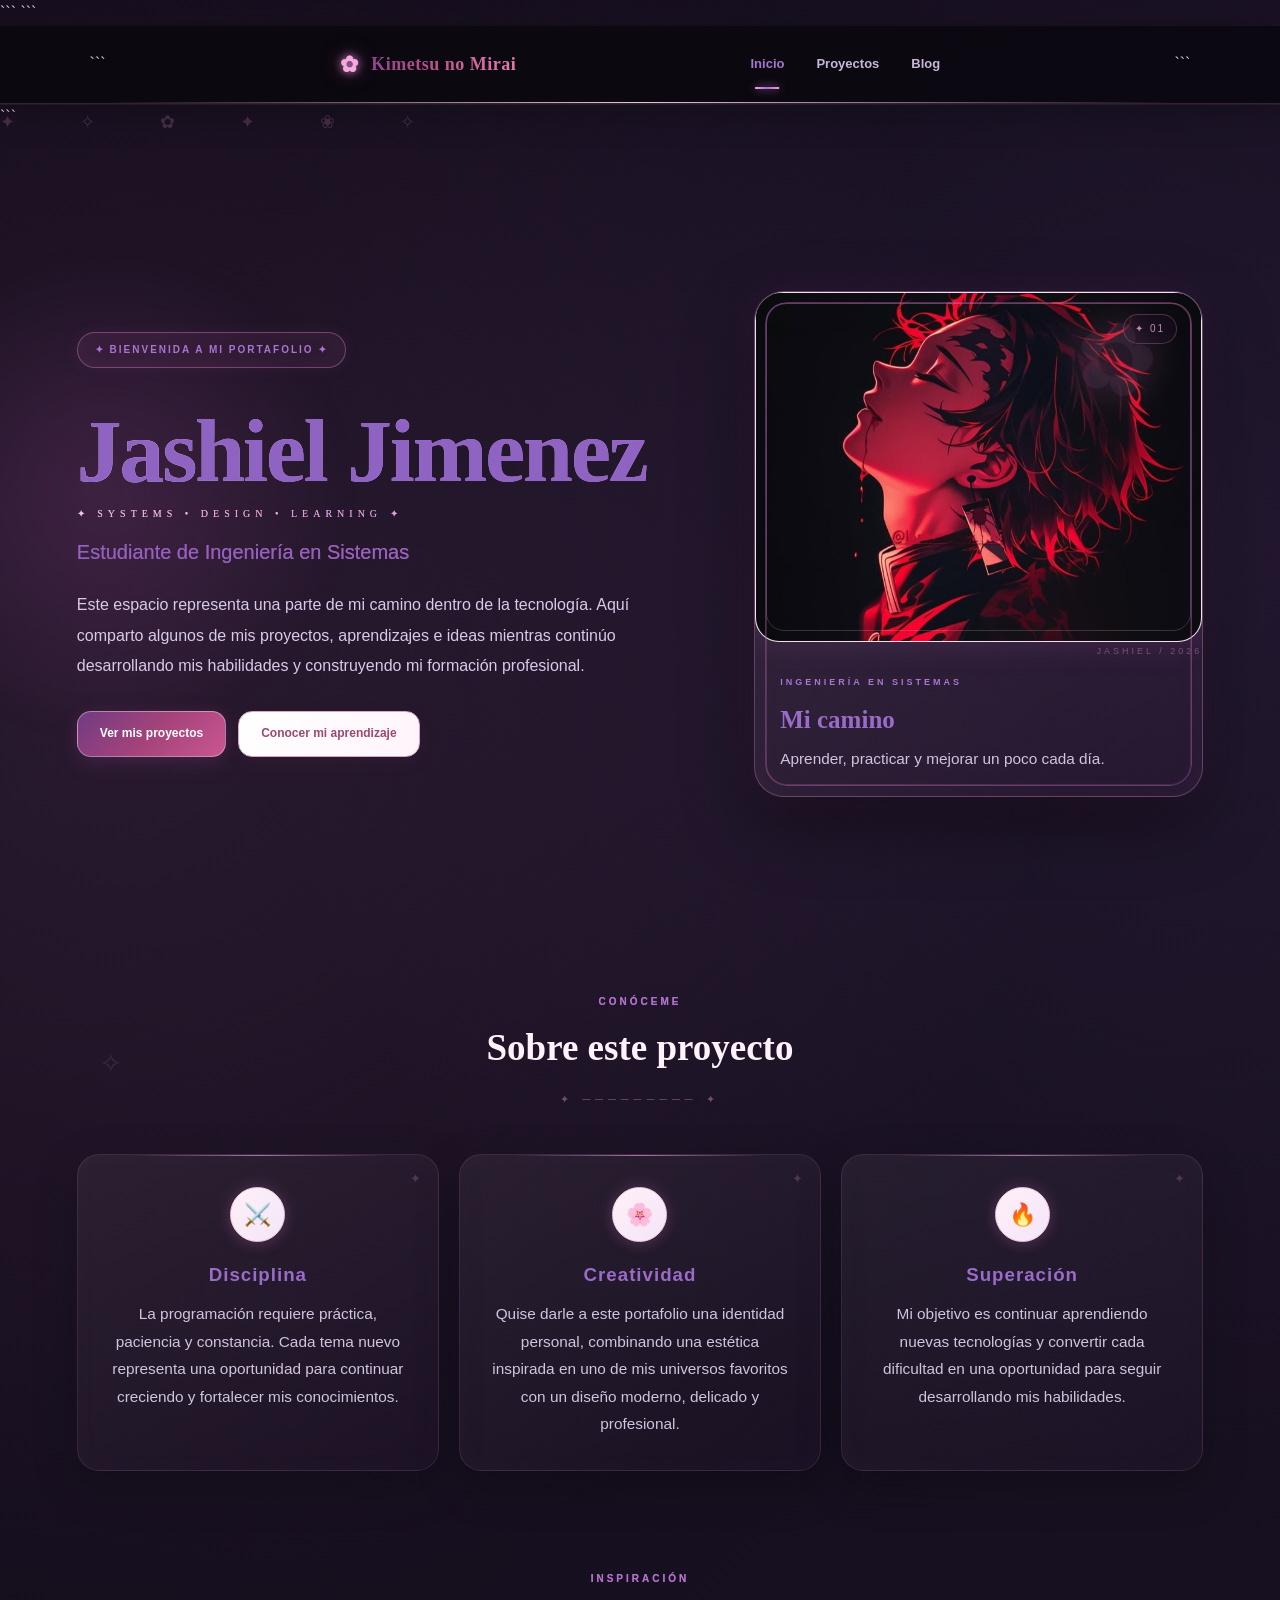
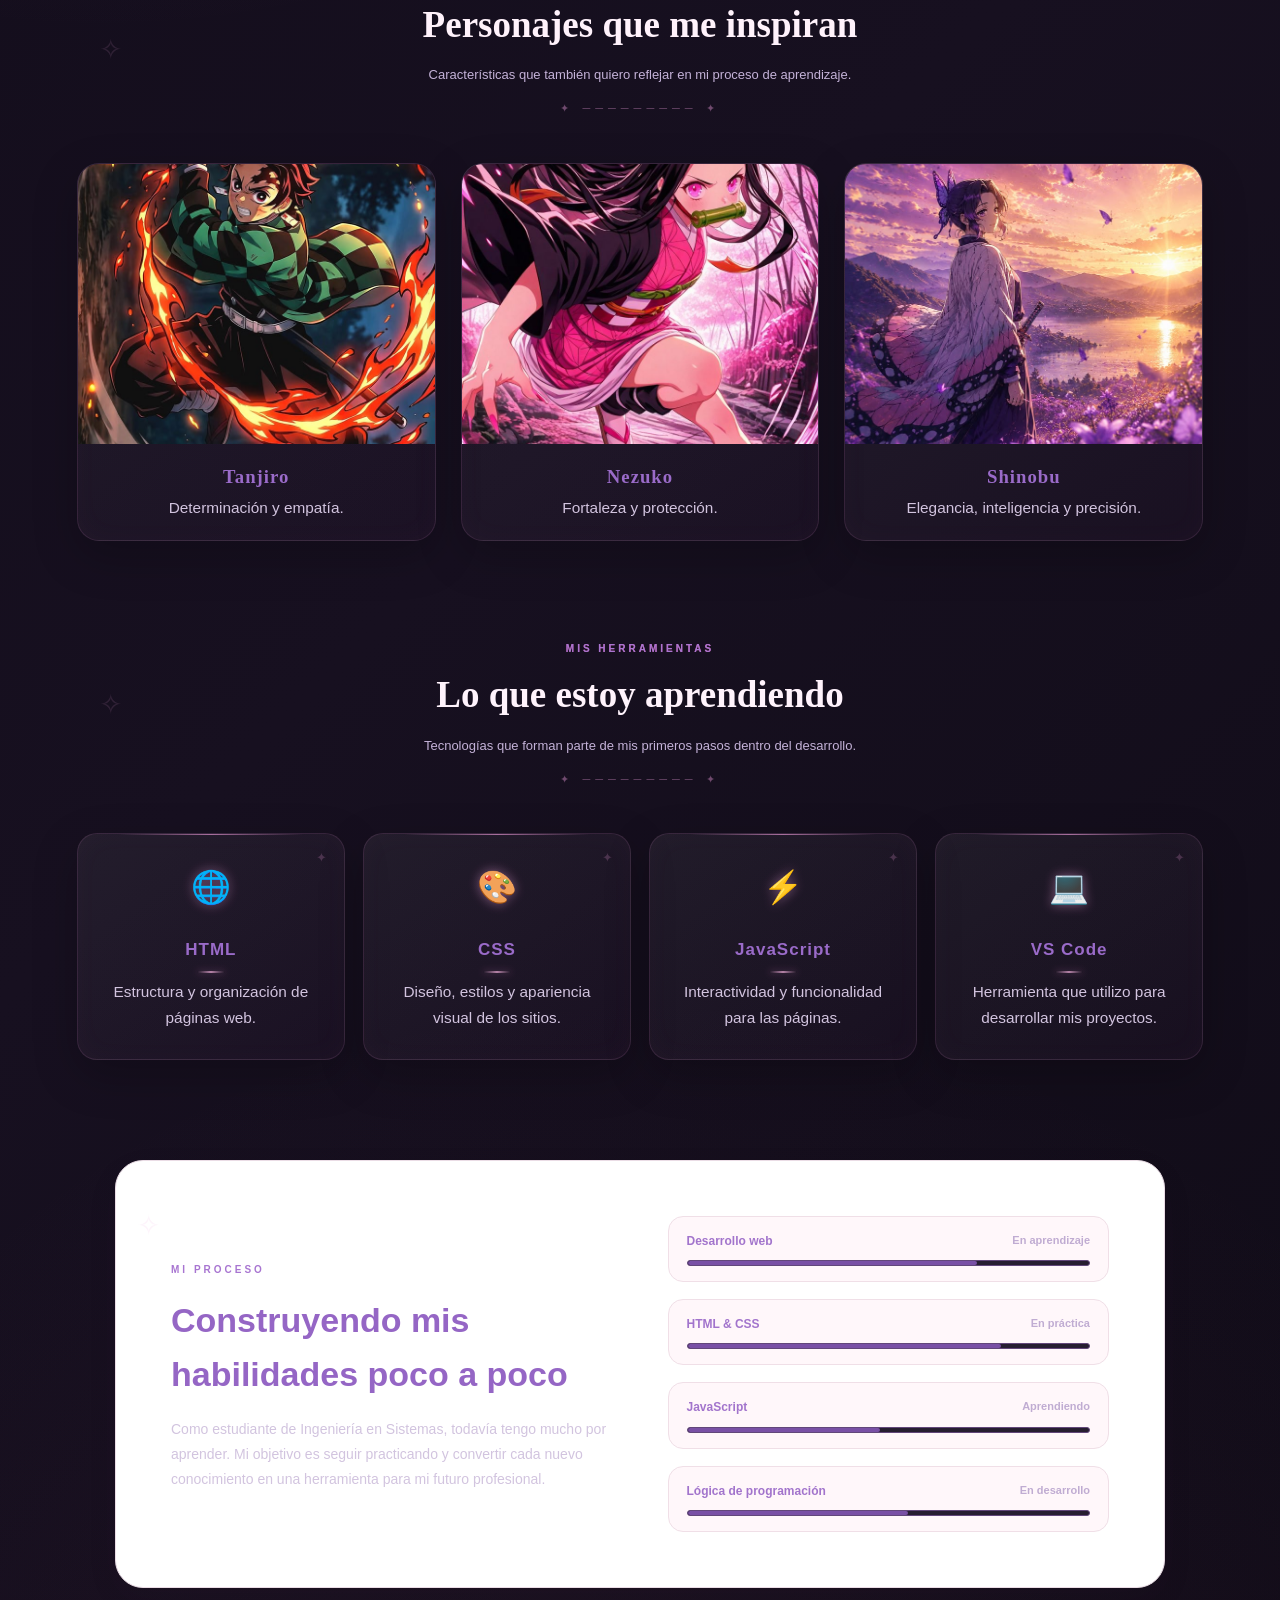
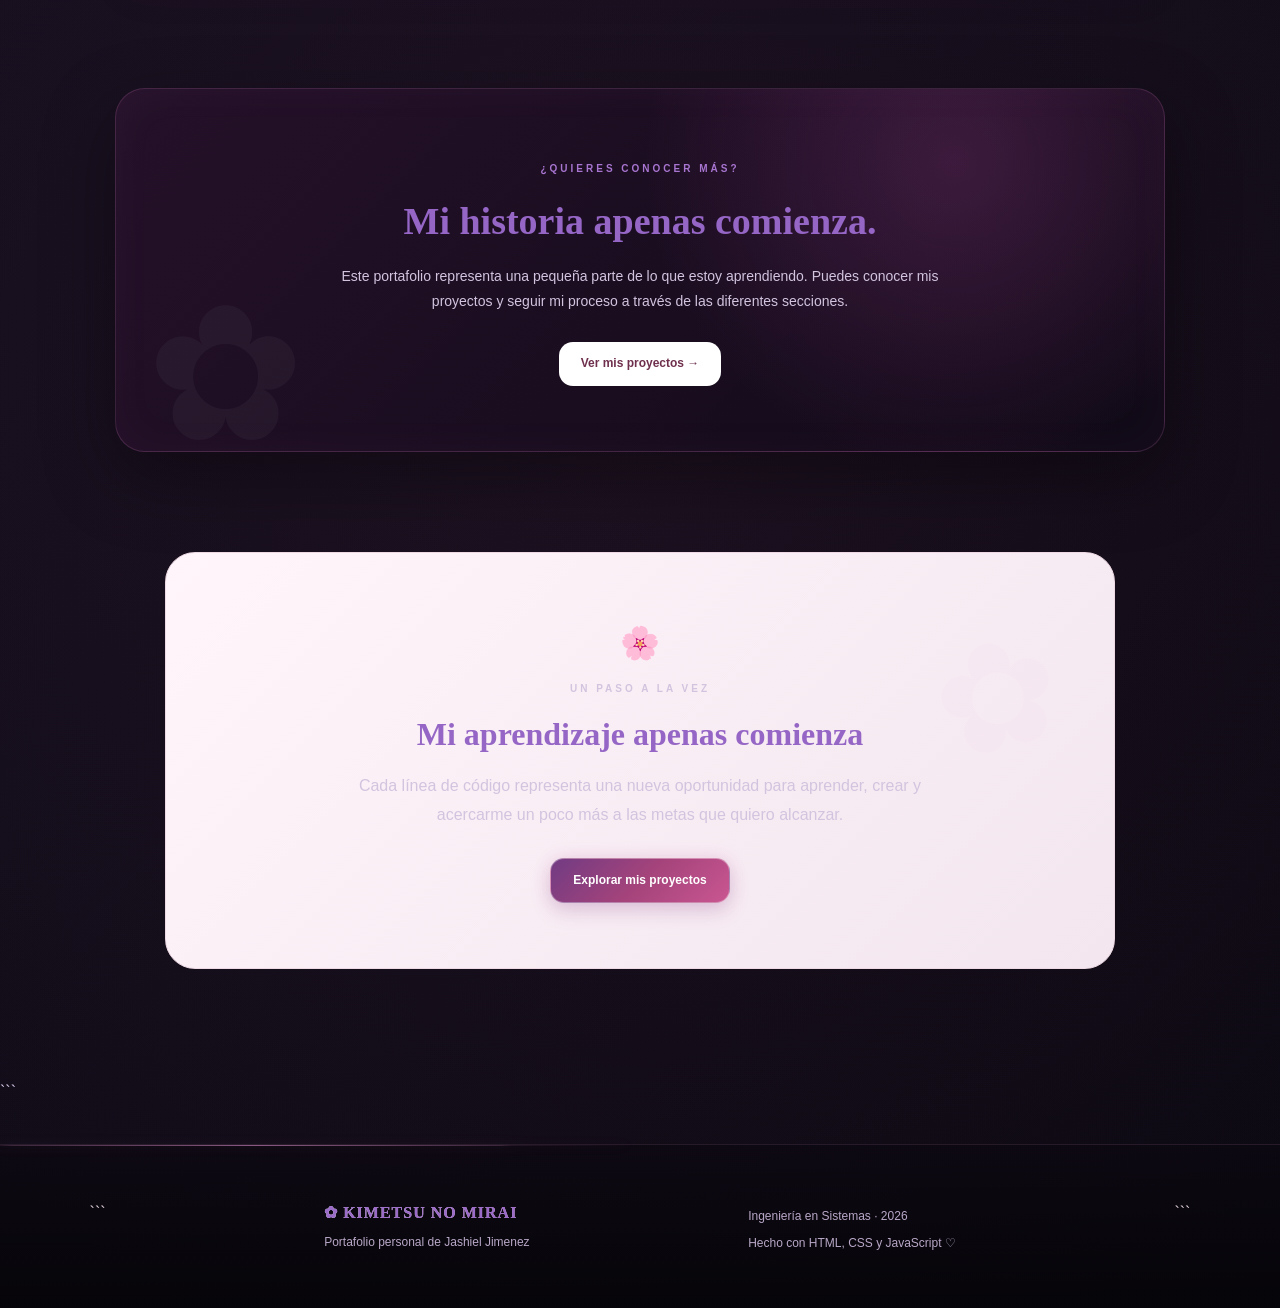
<file: index.html>
<!DOCTYPE html>

<html lang="es">

<head>

```
<meta charset="UTF-8">
<meta name="viewport" content="width=device-width, initial-scale=1.0">

<title>Kimetsu no Mirai | Portafolio</title>

<link rel="stylesheet" href="css/style.css">
```

</head>

<body>

<header class="encabezado">

```
<a href="index.html" class="logo">

    <span>✿</span>

    Kimetsu no Mirai

</a>


<nav class="menu">

    <a href="index.html" class="activo">
        Inicio
    </a>

    <a href="proyectos.html">
        Proyectos
    </a>

    <a href="blog.html">
        Blog
    </a>

</nav>
```

</header>

<main>

```
<!-- ==========================================
     HERO
=========================================== -->

<section class="hero">


    <div class="hero-text">


        <p class="etiqueta">

            ✦ BIENVENIDA A MI PORTAFOLIO ✦

        </p>


        <h1>

            Jashiel Jimenez

        </h1>


        <h2>

            Estudiante de Ingeniería en Sistemas

        </h2>


        <p class="descripcion">

            Este espacio representa una parte de mi camino
            dentro de la tecnología. Aquí comparto algunos
            de mis proyectos, aprendizajes e ideas mientras
            continúo desarrollando mis habilidades y construyendo
            mi formación profesional.

        </p>


        <div class="botones">


            <a
                href="proyectos.html"
                class="boton boton-principal"
            >

                Ver mis proyectos

            </a>


            <a
                href="blog.html"
                class="boton boton-secundario"
            >

                Conocer mi aprendizaje

            </a>


        </div>


    </div>



    <div class="hero-card">


        <div class="imagen-personaje">

            <img
                src="img/perfil.jpg"
                alt="Fotografía de Jashiel Jimenez"
            >

        </div>


        <div class="card-content">


            <span class="rango">

                INGENIERÍA EN SISTEMAS

            </span>


            <h3>

                Mi camino

            </h3>


            <p>

                Aprender, practicar y mejorar
                un poco cada día.

            </p>


        </div>


    </div>


</section>



<!-- ==========================================
     SOBRE ESTE PROYECTO
=========================================== -->

<section class="sobre-mi">


    <div class="titulo-seccion">

        <p>
            CONÓCEME
        </p>

        <h2>
            Sobre este proyecto
        </h2>

    </div>



    <div class="contenido-sobre-mi">


        <article class="tarjeta">


            <div class="tarjeta-icono">
                ⚔️
            </div>


            <h3>
                Disciplina
            </h3>


            <p>

                La programación requiere práctica,
                paciencia y constancia. Cada tema nuevo
                representa una oportunidad para continuar
                creciendo y fortalecer mis conocimientos.

            </p>


        </article>



        <article class="tarjeta">


            <div class="tarjeta-icono">
                🌸
            </div>


            <h3>
                Creatividad
            </h3>


            <p>

                Quise darle a este portafolio una identidad
                personal, combinando una estética inspirada
                en uno de mis universos favoritos con un
                diseño moderno, delicado y profesional.

            </p>


        </article>



        <article class="tarjeta">


            <div class="tarjeta-icono">
                🔥
            </div>


            <h3>
                Superación
            </h3>


            <p>

                Mi objetivo es continuar aprendiendo nuevas
                tecnologías y convertir cada dificultad en
                una oportunidad para seguir desarrollando
                mis habilidades.

            </p>


        </article>


    </div>


</section>



<!-- ==========================================
     INSPIRACIÓN
=========================================== -->

<section class="personajes">


    <div class="titulo-seccion">


        <p>
            INSPIRACIÓN
        </p>


        <h2>
            Personajes que me inspiran
        </h2>


        <span class="subtitulo-seccion">

            Características que también quiero reflejar
            en mi proceso de aprendizaje.

        </span>


    </div>



    <div class="personajes-grid">


        <div class="personaje-card">


            <div class="personaje-imagen">

                <img
                    src="img/tanjiro.jpg"
                    alt="Tanjiro Kamado"
                >

            </div>


            <h3>
                Tanjiro
            </h3>


            <p>
                Determinación y empatía.
            </p>


        </div>



        <div class="personaje-card">


            <div class="personaje-imagen">

                <img
                    src="img/nezuko.jpg"
                    alt="Nezuko Kamado"
                >

            </div>


            <h3>
                Nezuko
            </h3>


            <p>
                Fortaleza y protección.
            </p>


        </div>



        <div class="personaje-card">


            <div class="personaje-imagen">

                <img
                    src="img/shinobu.jpg"
                    alt="Shinobu Kocho"
                >

            </div>


            <h3>
                Shinobu
            </h3>


            <p>
                Elegancia, inteligencia y precisión.
            </p>


        </div>


    </div>


</section>



<!-- ==========================================
     TECNOLOGÍAS
=========================================== -->

<section class="tecnologias">


    <div class="titulo-seccion">


        <p>
            MIS HERRAMIENTAS
        </p>


        <h2>
            Lo que estoy aprendiendo
        </h2>


        <span class="subtitulo-seccion">

            Tecnologías que forman parte de mis primeros
            pasos dentro del desarrollo.

        </span>


    </div>



    <div class="tecnologias-grid">


        <div class="tecnologia">

            <span>🌐</span>

            <h3>
                HTML
            </h3>

            <p>
                Estructura y organización
                de páginas web.
            </p>

        </div>



        <div class="tecnologia">

            <span>🎨</span>

            <h3>
                CSS
            </h3>

            <p>
                Diseño, estilos y apariencia
                visual de los sitios.
            </p>

        </div>



        <div class="tecnologia">

            <span>⚡</span>

            <h3>
                JavaScript
            </h3>

            <p>
                Interactividad y funcionalidad
                para las páginas.
            </p>

        </div>



        <div class="tecnologia">

            <span>💻</span>

            <h3>
                VS Code
            </h3>

            <p>
                Herramienta que utilizo para
                desarrollar mis proyectos.
            </p>

        </div>


    </div>


</section>



<!-- ==========================================
     MI PROCESO
=========================================== -->

<section class="perfil-extra">


    <div class="perfil-extra-texto">


        <span>
            MI PROCESO
        </span>


        <h2>
            Construyendo mis habilidades poco a poco
        </h2>


        <p>

            Como estudiante de Ingeniería en Sistemas,
            todavía tengo mucho por aprender. Mi objetivo
            es seguir practicando y convertir cada nuevo
            conocimiento en una herramienta para mi futuro
            profesional.

        </p>


    </div>



    <div class="habilidades">


        <div class="habilidad">

            <div class="habilidad-cabecera">

                <strong>
                    Desarrollo web
                </strong>

                <span>
                    En aprendizaje
                </span>

            </div>


            <div class="barra-habilidad">

                <span style="width: 72%;"></span>

            </div>

        </div>



        <div class="habilidad">

            <div class="habilidad-cabecera">

                <strong>
                    HTML & CSS
                </strong>

                <span>
                    En práctica
                </span>

            </div>


            <div class="barra-habilidad">

                <span style="width: 78%;"></span>

            </div>

        </div>



        <div class="habilidad">

            <div class="habilidad-cabecera">

                <strong>
                    JavaScript
                </strong>

                <span>
                    Aprendiendo
                </span>

            </div>


            <div class="barra-habilidad">

                <span style="width: 48%;"></span>

            </div>

        </div>



        <div class="habilidad">

            <div class="habilidad-cabecera">

                <strong>
                    Lógica de programación
                </strong>

                <span>
                    En desarrollo
                </span>

            </div>


            <div class="barra-habilidad">

                <span style="width: 55%;"></span>

            </div>

        </div>


    </div>


</section>



<!-- ==========================================
     CONTACTO
=========================================== -->

<section class="contacto">


    <span>
        ¿QUIERES CONOCER MÁS?
    </span>


    <h2>
        Mi historia apenas comienza.
    </h2>


    <p>

        Este portafolio representa una pequeña parte
        de lo que estoy aprendiendo. Puedes conocer
        mis proyectos y seguir mi proceso a través
        de las diferentes secciones.

    </p>


    <a
        href="proyectos.html"
        class="boton"
    >

        Ver mis proyectos →

    </a>


</section>



<!-- ==========================================
     CIERRE
=========================================== -->

<section class="inicio-cierre">


    <div>


        <span>
            🌸
        </span>


        <p class="cierre-etiqueta">
            UN PASO A LA VEZ
        </p>


        <h2>
            Mi aprendizaje apenas comienza
        </h2>


        <p>

            Cada línea de código representa una nueva
            oportunidad para aprender, crear y acercarme
            un poco más a las metas que quiero alcanzar.

        </p>


        <a
            href="proyectos.html"
            class="boton boton-principal"
        >

            Explorar mis proyectos

        </a>


    </div>


</section>
```

</main>

<!-- ==========================================
     FOOTER
=========================================== -->

<footer class="footer">

```
<div>

    <strong>
        ✿ KIMETSU NO MIRAI
    </strong>

    <p>
        Portafolio personal de Jashiel Jimenez
    </p>

</div>


<div>

    <p>
        Ingeniería en Sistemas · 2026
    </p>

    <p>
        Hecho con HTML, CSS y JavaScript ♡
    </p>

</div>
```

</footer>

<script src="js/script.js"></script>

</body>

</html>
</file>
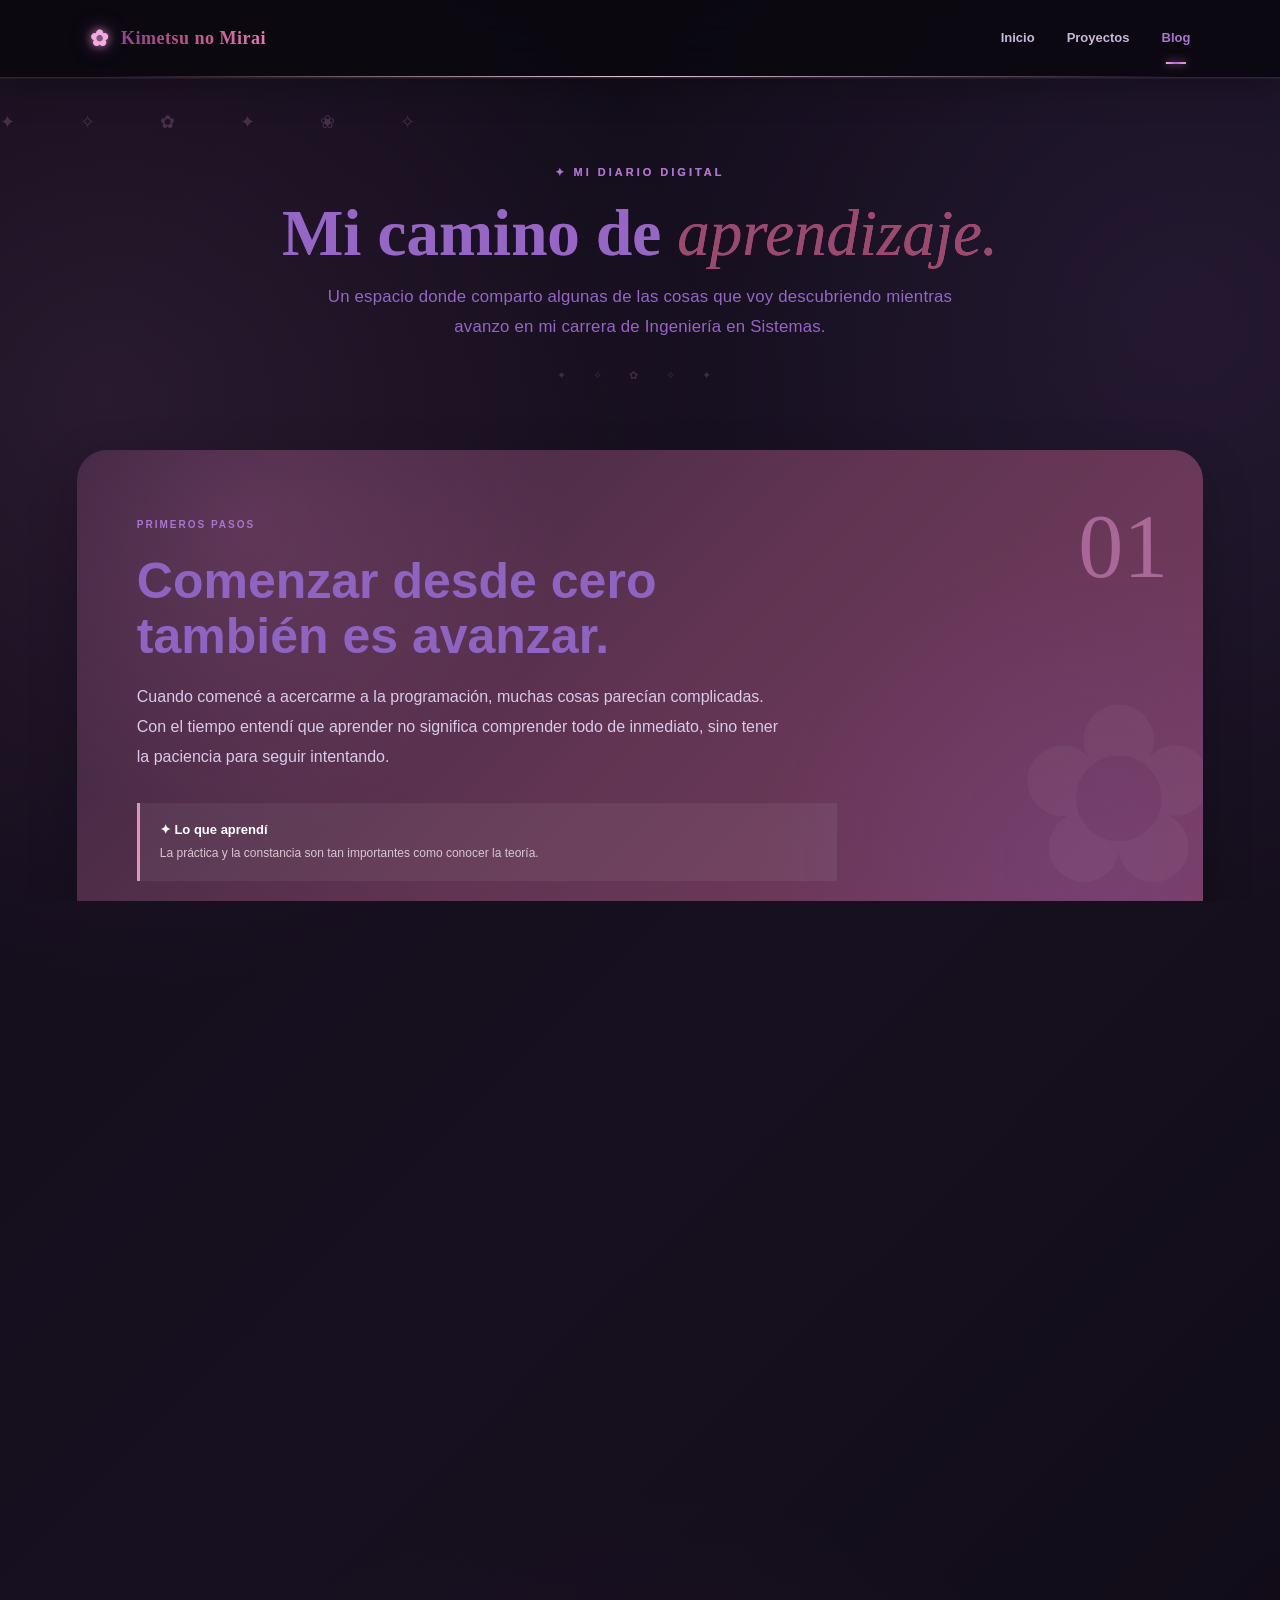
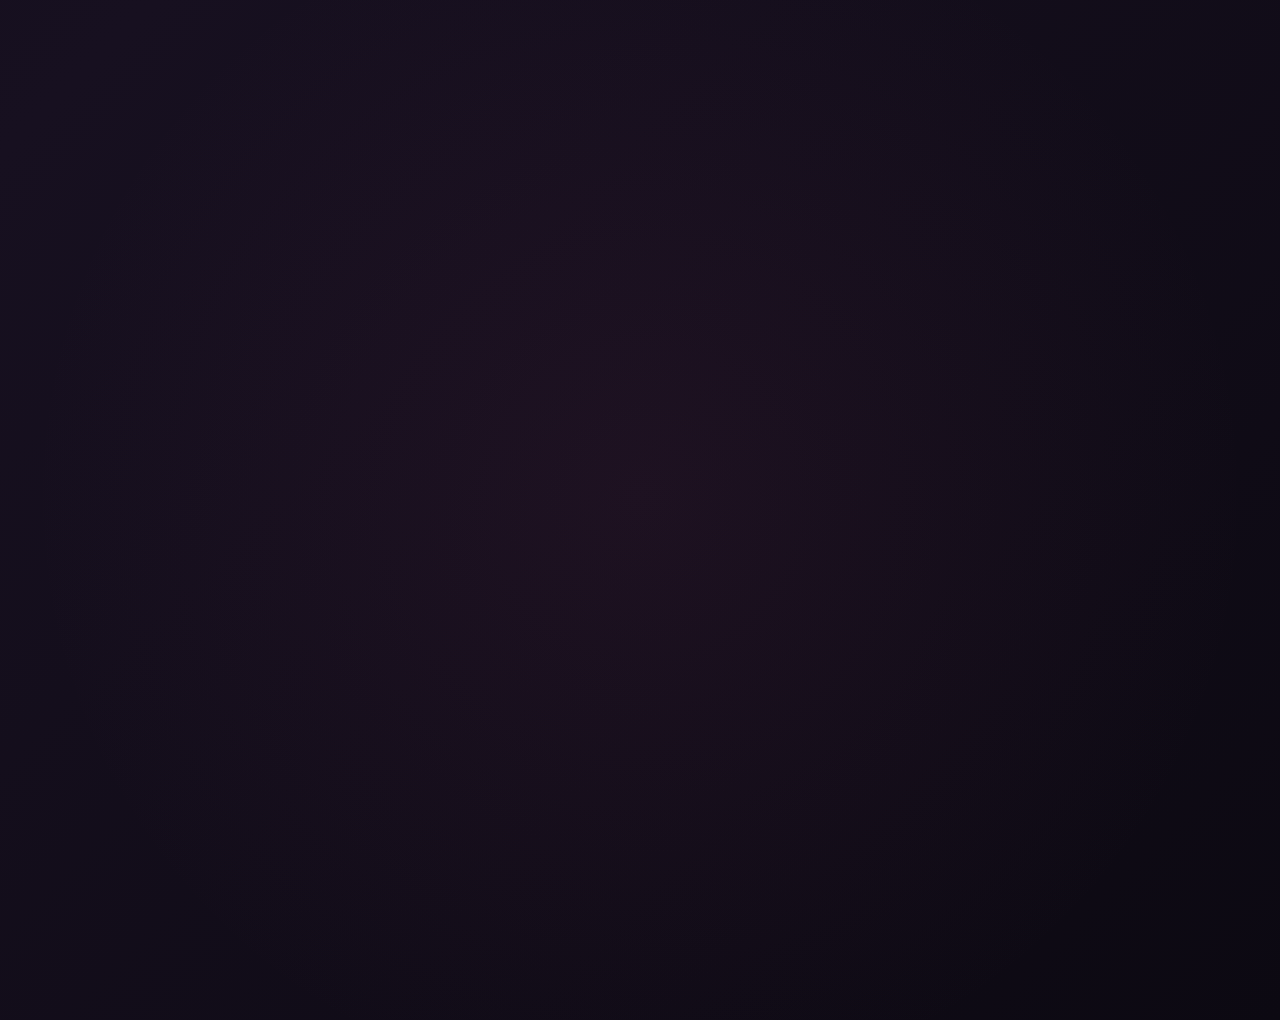
<file: blog.html>
<!DOCTYPE html>
<html lang="es">

<head>
    <meta charset="UTF-8">
    <meta name="viewport" content="width=device-width, initial-scale=1.0">
    <title>Blog | Kimetsu no Mirai</title>
    <link rel="stylesheet" href="css/style.css">
</head>

<body>

<header class="encabezado">

    <a href="index.html" class="logo">
        <span>✿</span>
        Kimetsu no Mirai
    </a>

    <nav class="menu">
        <a href="index.html">Inicio</a>
        <a href="proyectos.html">Proyectos</a>
        <a href="blog.html" class="activo">Blog</a>
    </nav>

</header>

<main>

    <section class="blog-intro">

        <span>✦ MI DIARIO DIGITAL</span>

        <h1>
            Mi camino de <em>aprendizaje.</em>
        </h1>

        <p>
            Un espacio donde comparto algunas de las cosas
            que voy descubriendo mientras avanzo en mi carrera
            de Ingeniería en Sistemas.
        </p>

    </section>


    <section class="entrada-destacada">

        <div class="destacada-numero">
            01
        </div>

        <div class="destacada-contenido">

            <span class="categoria-blog">
                PRIMEROS PASOS
            </span>

            <h2>
                Comenzar desde cero también es avanzar.
            </h2>

            <p>
                Cuando comencé a acercarme a la programación,
                muchas cosas parecían complicadas. Con el tiempo
                entendí que aprender no significa comprender todo
                de inmediato, sino tener la paciencia para seguir
                intentando.
            </p>

            <div class="aprendizaje">

                <strong>✦ Lo que aprendí</strong>

                <span>
                    La práctica y la constancia son tan importantes
                    como conocer la teoría.
                </span>

            </div>

        </div>

        <div class="destacada-decoracion">
            ✿
        </div>

    </section>


    <section class="blog-contenedor">

        <article class="entrada-blog">

            <div class="entrada-numero">
                02
            </div>

            <div class="entrada-contenido">

                <span class="categoria-blog">
                    PROGRAMACIÓN
                </span>

                <h2>
                    Mis primeros pasos en la programación
                </h2>

                <p>
                    Aprender programación me ha enseñado que un
                    problema grande puede dividirse en pequeños
                    pasos. Cada error termina siendo una oportunidad
                    para entender mejor lo que estoy haciendo.
                </p>

                <div class="entrada-pie">
                    <span>Aprendizaje</span>
                    <span>✦</span>
                </div>

            </div>

        </article>


        <article class="entrada-blog">

            <div class="entrada-numero">
                03
            </div>

            <div class="entrada-contenido">

                <span class="categoria-blog">
                    DESARROLLO WEB
                </span>

                <h2>
                    Descubriendo HTML y CSS
                </h2>

                <p>
                    HTML me permitió comprender cómo se construye
                    una página y CSS me mostró que el código también
                    puede convertirse en una experiencia visual.
                </p>

                <div class="entrada-pie">
                    <span>Diseño web</span>
                    <span>✦</span>
                </div>

            </div>

        </article>


        <article class="entrada-blog">

            <div class="entrada-numero">
                04
            </div>

            <div class="entrada-contenido">

                <span class="categoria-blog">
                    UNIVERSIDAD
                </span>

                <h2>
                    Lo que estoy aprendiendo en la universidad
                </h2>

                <p>
                    Cada asignatura me permite descubrir una parte
                    diferente de la Ingeniería en Sistemas. Algunas
                    son difíciles, pero todas aportan algo importante
                    a mi formación.
                </p>

                <div class="entrada-pie">
                    <span>Vida universitaria</span>
                    <span>✦</span>
                </div>

            </div>

        </article>


        <article class="entrada-blog">

            <div class="entrada-numero">
                05
            </div>

            <div class="entrada-contenido">

                <span class="categoria-blog">
                    REFLEXIÓN
                </span>

                <h2>
                    Aprender también significa volver a intentarlo
                </h2>

                <p>
                    No todos los proyectos salen bien a la primera.
                    Aprender a detectar errores, buscar soluciones
                    y volver a intentarlo también forma parte del
                    proceso.
                </p>

                <div class="entrada-pie">
                    <span>Motivación</span>
                    <span>✦</span>
                </div>

            </div>

        </article>

    </section>


    <section class="blog-frase">

        <div class="simbolo-blog">
            ❀
        </div>

        <div class="blog-frase-contenido">

            <span>
                MI PROCESO
            </span>

            <h2>
                Cada pequeño avance también cuenta.
            </h2>

            <p>
                Todavía tengo mucho por aprender, pero cada
                proyecto me acerca un poco más a la profesional
                que quiero llegar a ser.
            </p>

        </div>

    </section>

</main>


<footer class="footer">

    <div>
        <strong>✿ KIMETSU NO MIRAI</strong>

        <p>
            Portafolio personal de Jashiel Jimenez
        </p>
    </div>

    <div>
        <p>
            Ingeniería en Sistemas · 2026
        </p>

        <p>
            Hecho con HTML, CSS y JavaScript ♡
        </p>
    </div>

</footer>


<script src="js/script.js"></script>

</body>
</html>
</file>
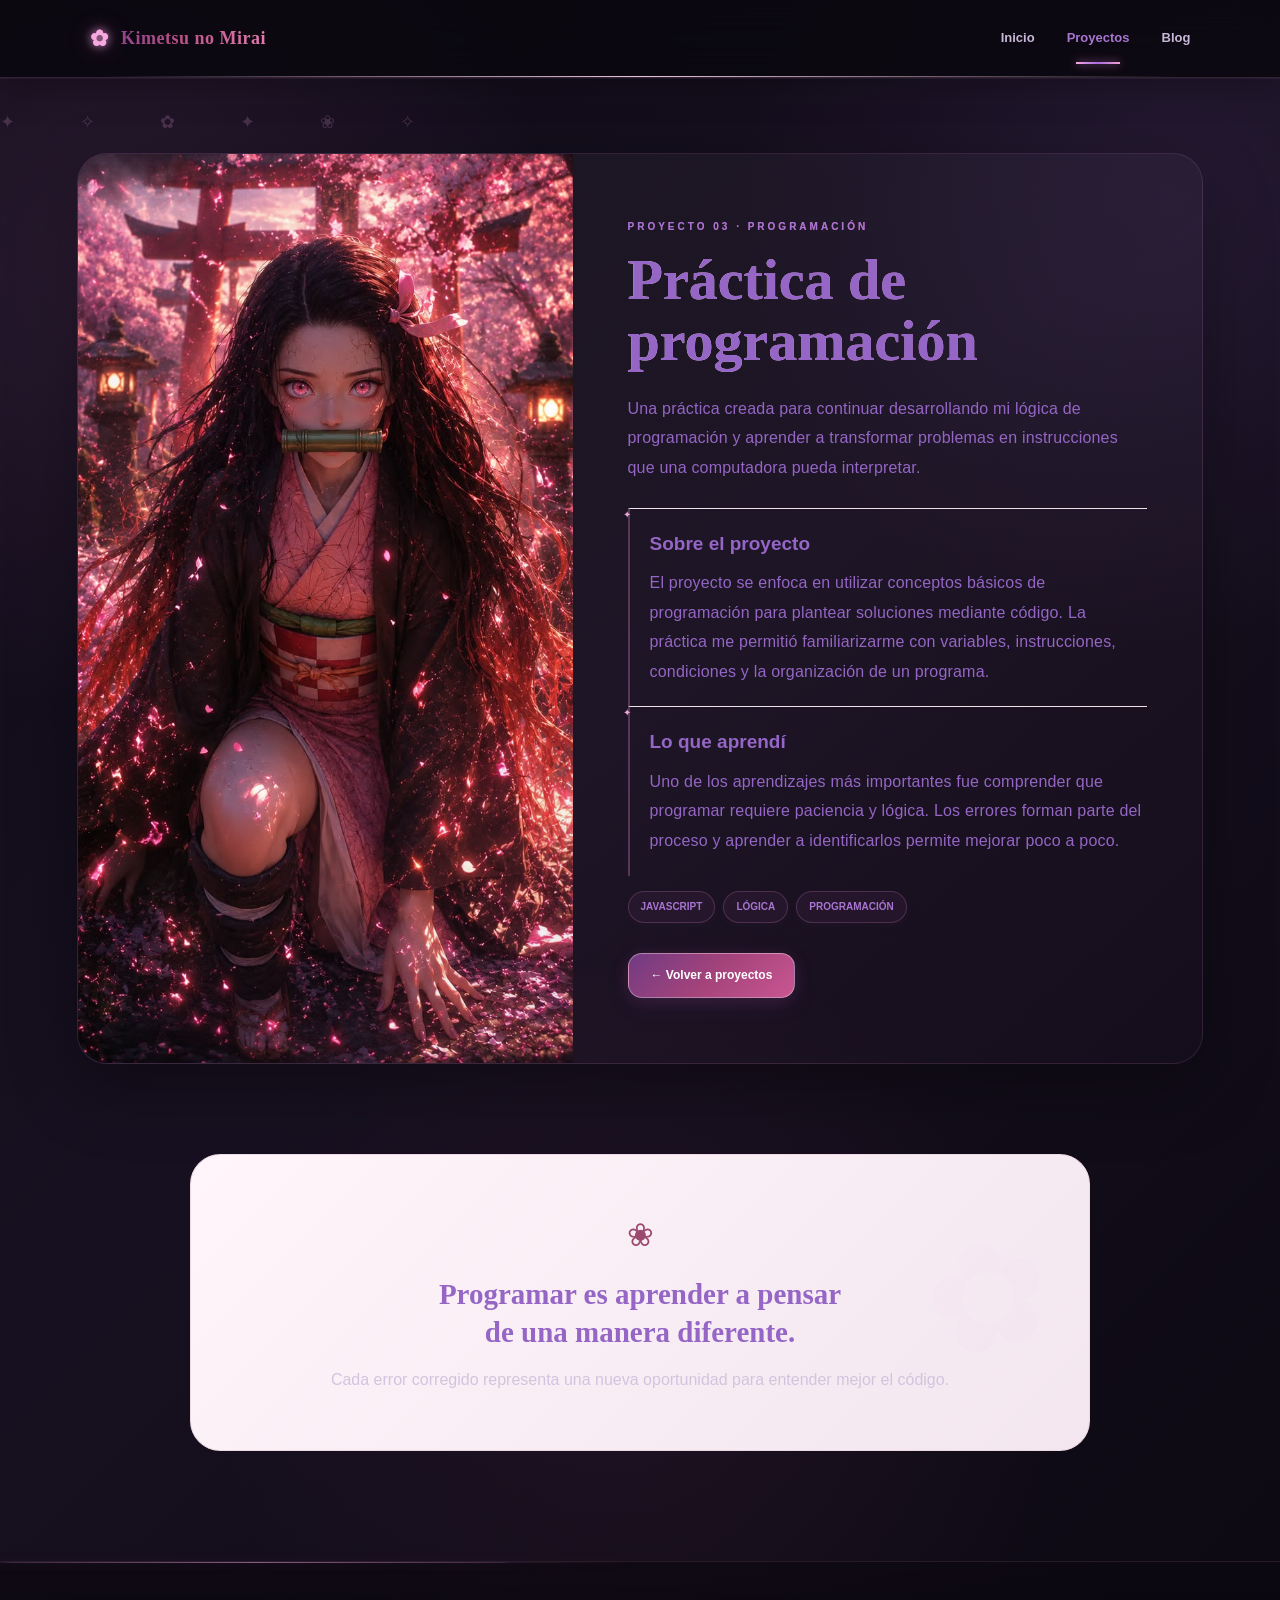
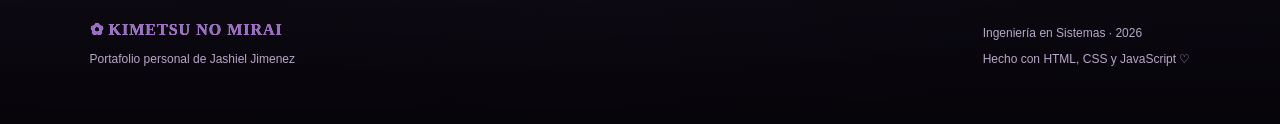
<file: proyecto-programacion.html>
<!DOCTYPE html>
<html lang="es">

<head>
    <meta charset="UTF-8">
    <meta name="viewport" content="width=device-width, initial-scale=1.0">
    <title>Proyecto de Programación | Kimetsu no Mirai</title>
    <link rel="stylesheet" href="css/style.css">
</head>

<body>

<header class="encabezado">

    <a href="index.html" class="logo">
        <span>✿</span>
        Kimetsu no Mirai
    </a>

    <nav class="menu">
        <a href="index.html">Inicio</a>
        <a href="proyectos.html" class="activo">Proyectos</a>
        <a href="blog.html">Blog</a>
    </nav>

</header>


<main>

    <section class="detalle-proyecto">

        <div class="detalle-imagen">
            <img src="img/proyecto-programacion.jpg" alt="Proyecto de programación">
        </div>


        <div class="detalle-contenido">

            <span class="detalle-numero">
                PROYECTO 03 · PROGRAMACIÓN
            </span>

            <h1>
                Práctica de programación
            </h1>

            <p class="detalle-intro">
                Una práctica creada para continuar desarrollando mi lógica
                de programación y aprender a transformar problemas en
                instrucciones que una computadora pueda interpretar.
            </p>


            <div class="detalle-bloque">

                <h2>
                    Sobre el proyecto
                </h2>

                <p>
                    El proyecto se enfoca en utilizar conceptos básicos de
                    programación para plantear soluciones mediante código.
                    La práctica me permitió familiarizarme con variables,
                    instrucciones, condiciones y la organización de un
                    programa.
                </p>

            </div>


            <div class="detalle-bloque">

                <h2>
                    Lo que aprendí
                </h2>

                <p>
                    Uno de los aprendizajes más importantes fue comprender
                    que programar requiere paciencia y lógica. Los errores
                    forman parte del proceso y aprender a identificarlos
                    permite mejorar poco a poco.
                </p>

            </div>


            <div class="detalle-tecnologias">
                <span>JAVASCRIPT</span>
                <span>LÓGICA</span>
                <span>PROGRAMACIÓN</span>
            </div>


            <a href="proyectos.html" class="boton boton-principal">
                ← Volver a proyectos
            </a>

        </div>

    </section>


    <section class="detalle-cierre">

        <span>❀</span>

        <h2>
            Programar es aprender a pensar de una manera diferente.
        </h2>

        <p>
            Cada error corregido representa una nueva oportunidad
            para entender mejor el código.
        </p>

    </section>

</main>


<footer class="footer">

    <div>
        <strong>✿ KIMETSU NO MIRAI</strong>
        <p>Portafolio personal de Jashiel Jimenez</p>
    </div>

    <div>
        <p>Ingeniería en Sistemas · 2026</p>
        <p>Hecho con HTML, CSS y JavaScript ♡</p>
    </div>

</footer>


<script src="js/script.js"></script>

</body>
</html>
</file>
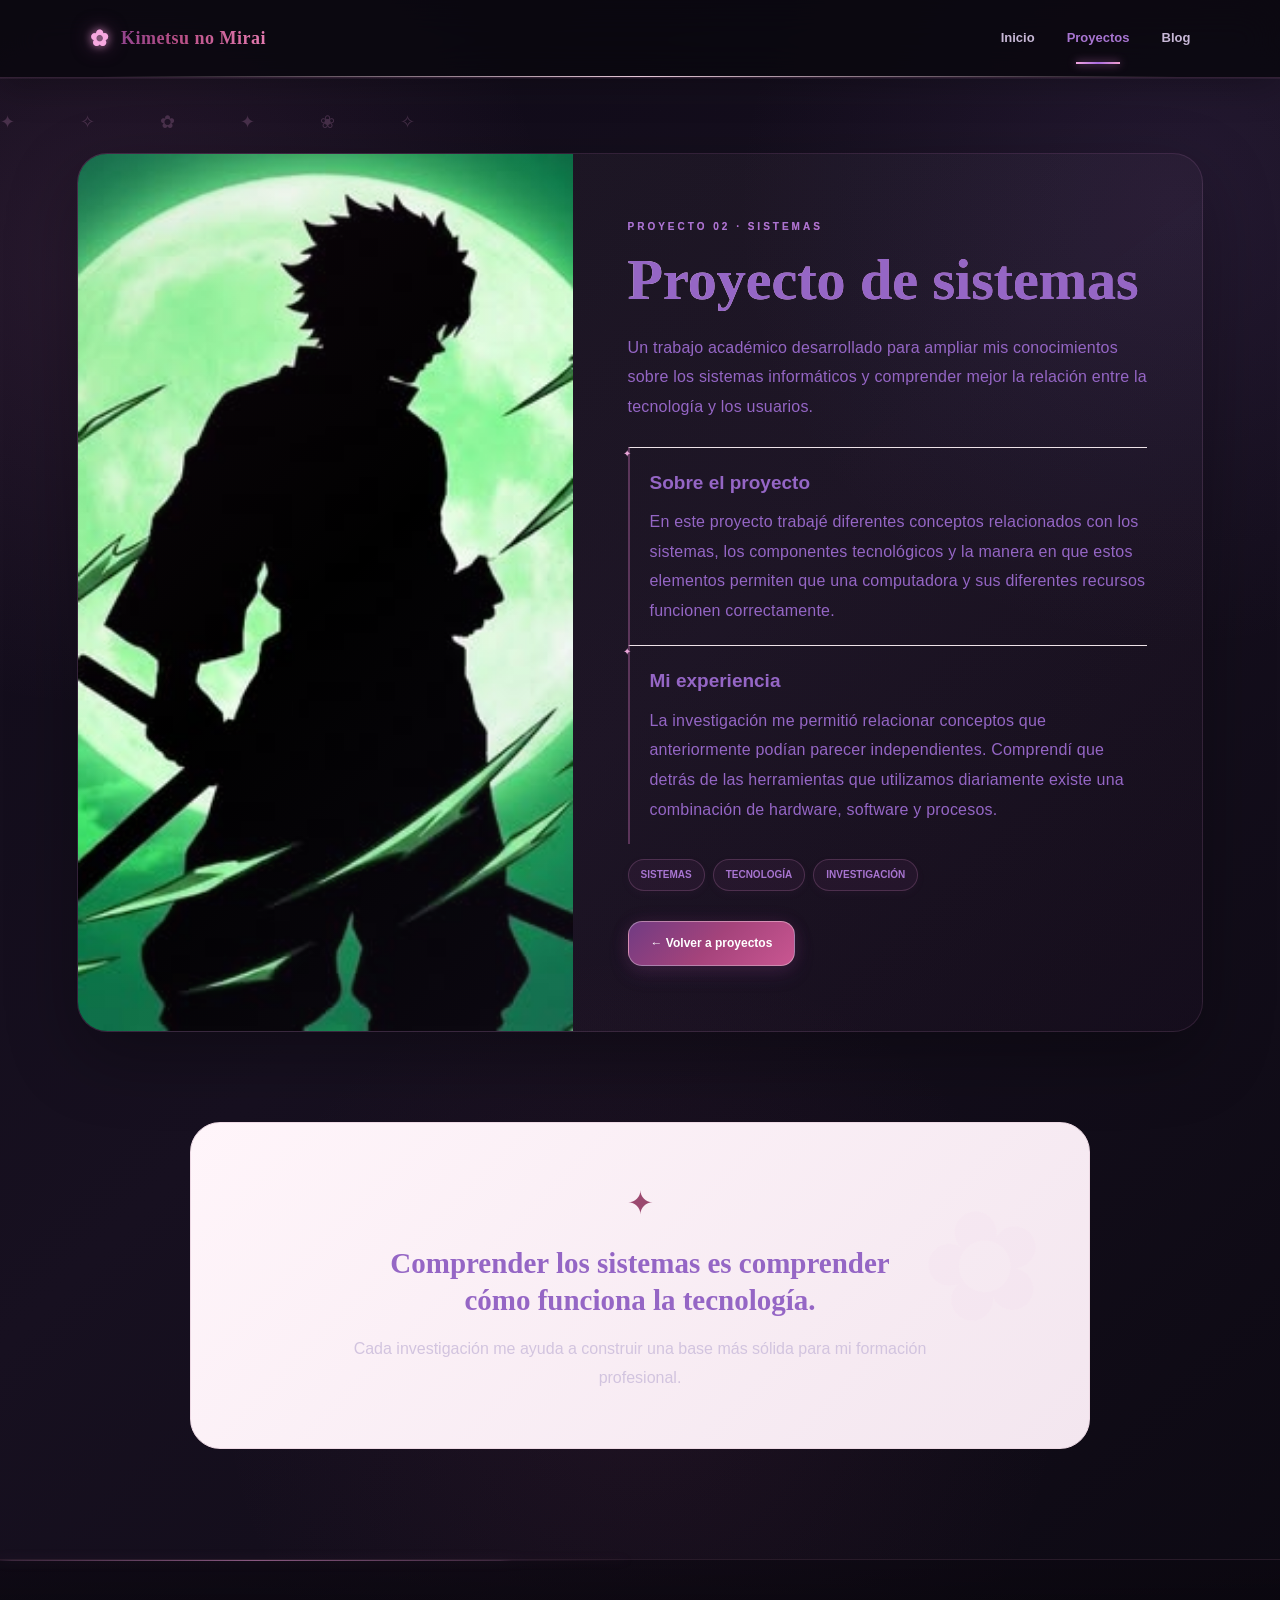
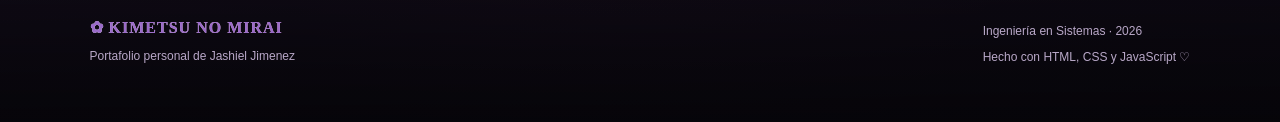
<file: proyecto-sistemas.html>
<!DOCTYPE html>
<html lang="es">

<head>
    <meta charset="UTF-8">
    <meta name="viewport" content="width=device-width, initial-scale=1.0">
    <title>Proyecto de Sistemas | Kimetsu no Mirai</title>
    <link rel="stylesheet" href="css/style.css">
</head>

<body>

<header class="encabezado">

    <a href="index.html" class="logo">
        <span>✿</span>
        Kimetsu no Mirai
    </a>

    <nav class="menu">
        <a href="index.html">Inicio</a>
        <a href="proyectos.html" class="activo">Proyectos</a>
        <a href="blog.html">Blog</a>
    </nav>

</header>


<main>

    <section class="detalle-proyecto">

        <div class="detalle-imagen">
            <img src="img/proyecto-sistemas.jpg" alt="Proyecto académico de sistemas">
        </div>


        <div class="detalle-contenido">

            <span class="detalle-numero">
                PROYECTO 02 · SISTEMAS
            </span>

            <h1>
                Proyecto de sistemas
            </h1>

            <p class="detalle-intro">
                Un trabajo académico desarrollado para ampliar mis
                conocimientos sobre los sistemas informáticos y comprender
                mejor la relación entre la tecnología y los usuarios.
            </p>


            <div class="detalle-bloque">

                <h2>
                    Sobre el proyecto
                </h2>

                <p>
                    En este proyecto trabajé diferentes conceptos relacionados
                    con los sistemas, los componentes tecnológicos y la manera
                    en que estos elementos permiten que una computadora y sus
                    diferentes recursos funcionen correctamente.
                </p>

            </div>


            <div class="detalle-bloque">

                <h2>
                    Mi experiencia
                </h2>

                <p>
                    La investigación me permitió relacionar conceptos que
                    anteriormente podían parecer independientes. Comprendí
                    que detrás de las herramientas que utilizamos diariamente
                    existe una combinación de hardware, software y procesos.
                </p>

            </div>


            <div class="detalle-tecnologias">
                <span>SISTEMAS</span>
                <span>TECNOLOGÍA</span>
                <span>INVESTIGACIÓN</span>
            </div>


            <a href="proyectos.html" class="boton boton-principal">
                ← Volver a proyectos
            </a>

        </div>

    </section>


    <section class="detalle-cierre">

        <span>✦</span>

        <h2>
            Comprender los sistemas es comprender cómo funciona la tecnología.
        </h2>

        <p>
            Cada investigación me ayuda a construir una base más sólida
            para mi formación profesional.
        </p>

    </section>

</main>


<footer class="footer">

    <div>
        <strong>✿ KIMETSU NO MIRAI</strong>
        <p>Portafolio personal de Jashiel Jimenez</p>
    </div>

    <div>
        <p>Ingeniería en Sistemas · 2026</p>
        <p>Hecho con HTML, CSS y JavaScript ♡</p>
    </div>

</footer>


<script src="js/script.js"></script>

</body>
</html>
</file>
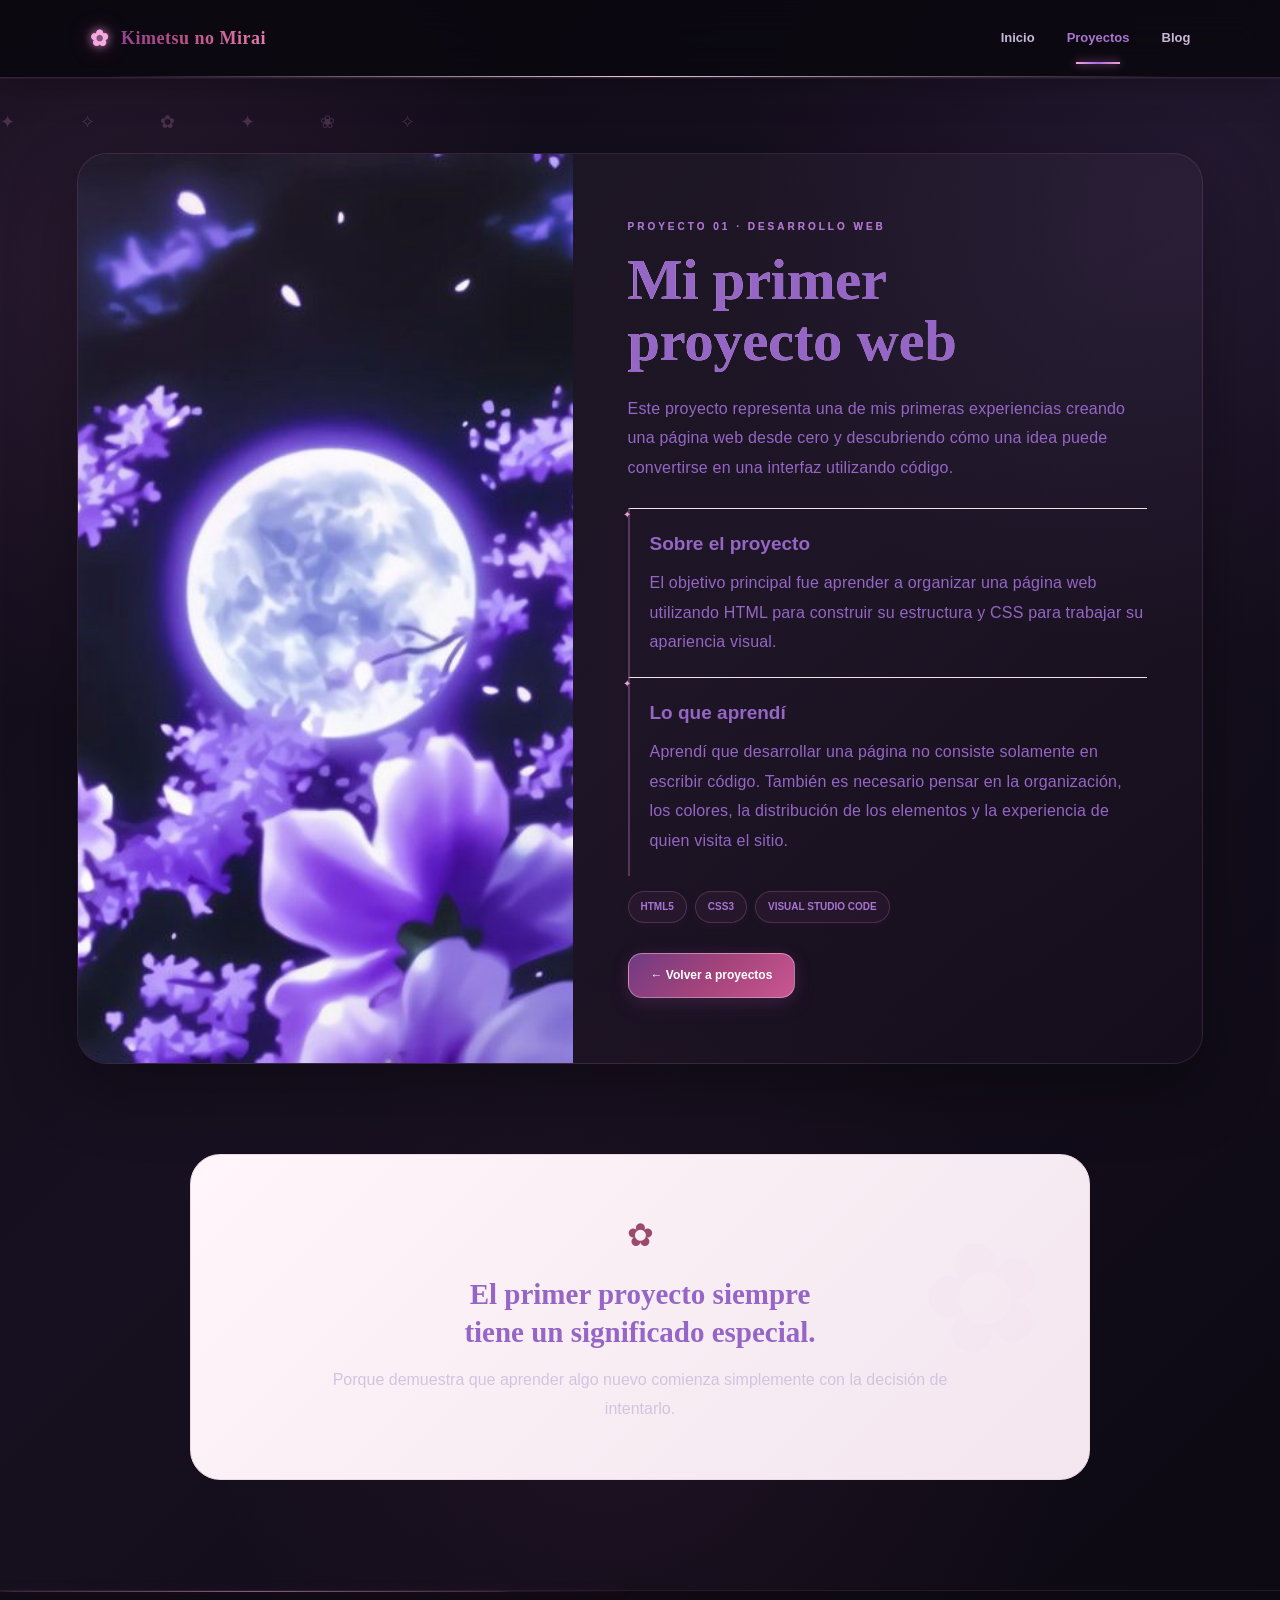
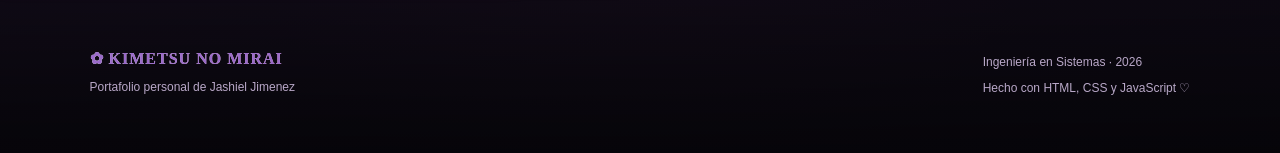
<file: proyecto-web.html>
<!DOCTYPE html>
<html lang="es">

<head>
    <meta charset="UTF-8">
    <meta name="viewport" content="width=device-width, initial-scale=1.0">
    <title>Proyecto Web | Kimetsu no Mirai</title>
    <link rel="stylesheet" href="css/style.css">
</head>

<body>

<header class="encabezado">

    <a href="index.html" class="logo">
        <span>✿</span>
        Kimetsu no Mirai
    </a>

    <nav class="menu">
        <a href="index.html">Inicio</a>
        <a href="proyectos.html" class="activo">Proyectos</a>
        <a href="blog.html">Blog</a>
    </nav>

</header>


<main>

    <section class="detalle-proyecto">

        <div class="detalle-imagen">
            <img src="img/proyecto-web.jpg" alt="Proyecto de desarrollo web">
        </div>


        <div class="detalle-contenido">

            <span class="detalle-numero">
                PROYECTO 01 · DESARROLLO WEB
            </span>

            <h1>
                Mi primer proyecto web
            </h1>

            <p class="detalle-intro">
                Este proyecto representa una de mis primeras experiencias
                creando una página web desde cero y descubriendo cómo una
                idea puede convertirse en una interfaz utilizando código.
            </p>


            <div class="detalle-bloque">

                <h2>
                    Sobre el proyecto
                </h2>

                <p>
                    El objetivo principal fue aprender a organizar una
                    página web utilizando HTML para construir su estructura
                    y CSS para trabajar su apariencia visual.
                </p>

            </div>


            <div class="detalle-bloque">

                <h2>
                    Lo que aprendí
                </h2>

                <p>
                    Aprendí que desarrollar una página no consiste solamente
                    en escribir código. También es necesario pensar en la
                    organización, los colores, la distribución de los elementos
                    y la experiencia de quien visita el sitio.
                </p>

            </div>


            <div class="detalle-tecnologias">
                <span>HTML5</span>
                <span>CSS3</span>
                <span>VISUAL STUDIO CODE</span>
            </div>


            <a href="proyectos.html" class="boton boton-principal">
                ← Volver a proyectos
            </a>

        </div>

    </section>


    <section class="detalle-cierre">

        <span>✿</span>

        <h2>
            El primer proyecto siempre tiene un significado especial.
        </h2>

        <p>
            Porque demuestra que aprender algo nuevo comienza simplemente
            con la decisión de intentarlo.
        </p>

    </section>

</main>


<footer class="footer">

    <div>
        <strong>✿ KIMETSU NO MIRAI</strong>
        <p>Portafolio personal de Jashiel Jimenez</p>
    </div>

    <div>
        <p>Ingeniería en Sistemas · 2026</p>
        <p>Hecho con HTML, CSS y JavaScript ♡</p>
    </div>

</footer>


<script src="js/script.js"></script>

</body>
</html>
</file>
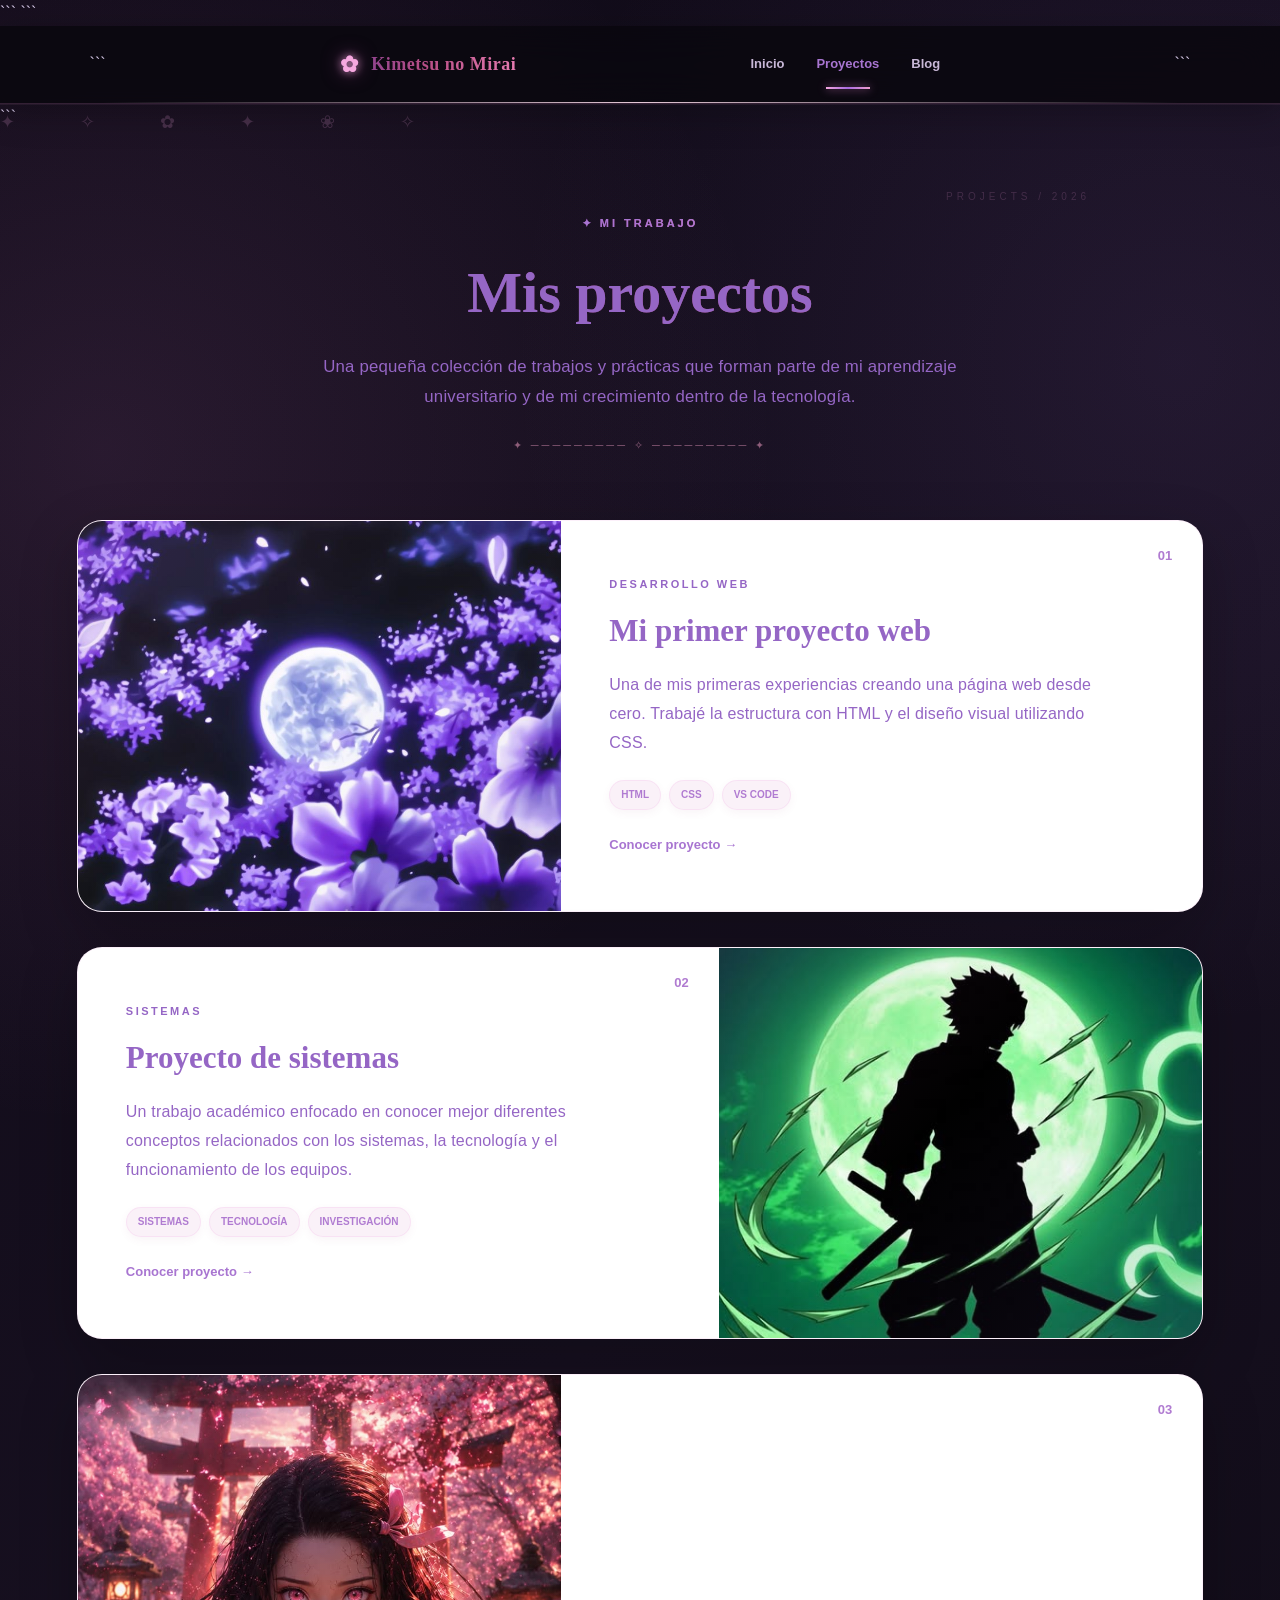
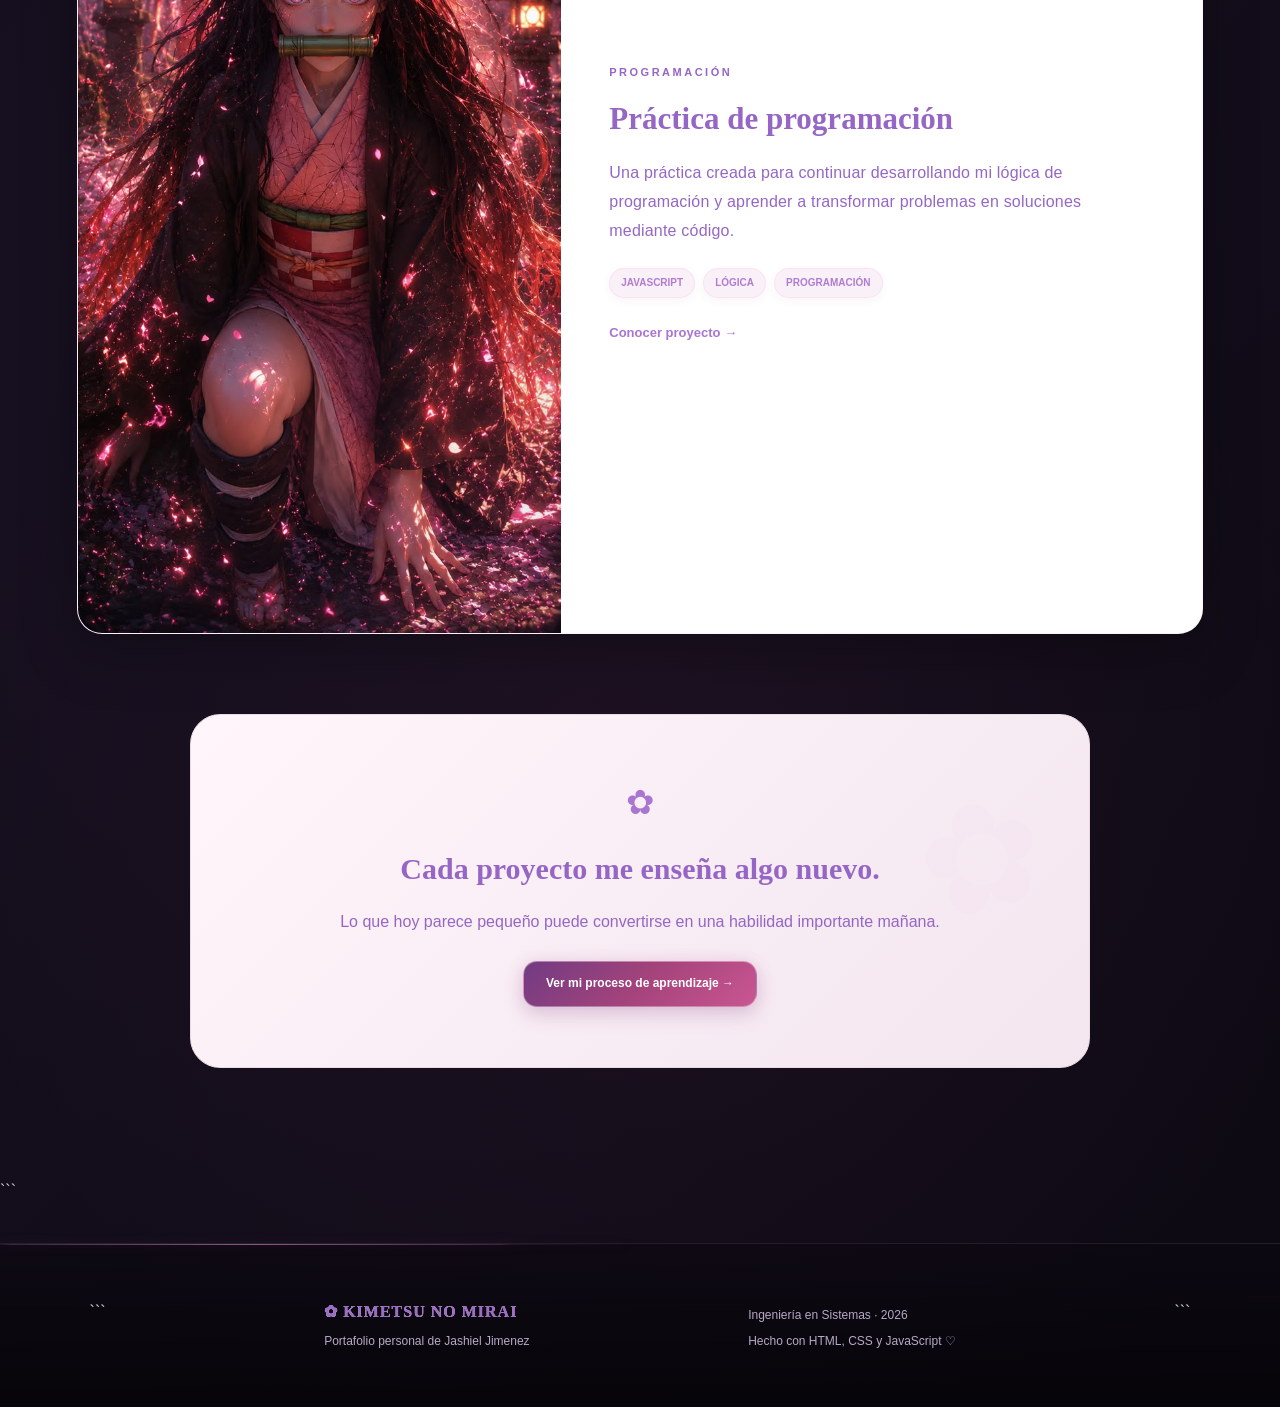
<file: proyectos.html>
<!DOCTYPE html>

<html lang="es">

<head>

```
<meta charset="UTF-8">
<meta name="viewport" content="width=device-width, initial-scale=1.0">

<title>Proyectos | Kimetsu no Mirai</title>

<link rel="stylesheet" href="css/style.css">
```

</head>

<body>

<header class="encabezado">

```
<a href="index.html" class="logo">

    <span>✿</span>

    Kimetsu no Mirai

</a>


<nav class="menu">

    <a href="index.html">
        Inicio
    </a>

    <a href="proyectos.html" class="activo">
        Proyectos
    </a>

    <a href="blog.html">
        Blog
    </a>

</nav>
```

</header>

<main>

```
<!-- ==========================================
     PRESENTACIÓN
=========================================== -->

<section class="pagina-intro">


    <span>
        ✦ MI TRABAJO
    </span>


    <h1>
        Mis proyectos
    </h1>


    <p>

        Una pequeña colección de trabajos y prácticas
        que forman parte de mi aprendizaje universitario
        y de mi crecimiento dentro de la tecnología.

    </p>


</section>



<!-- ==========================================
     PROYECTOS
=========================================== -->

<section class="lista-proyectos">


    <!-- PROYECTO 01 -->

    <article class="proyecto">


        <div class="proyecto-imagen">

            <img
                src="img/proyecto-web.jpg"
                alt="Proyecto de desarrollo web"
            >

        </div>


        <div class="proyecto-contenido">


            <span class="numero-proyecto">
                01
            </span>


            <small>
                DESARROLLO WEB
            </small>


            <h2>
                Mi primer proyecto web
            </h2>


            <p>

                Una de mis primeras experiencias creando
                una página web desde cero. Trabajé la
                estructura con HTML y el diseño visual
                utilizando CSS.

            </p>


            <div class="tecnologias-proyecto">

                <span>HTML</span>
                <span>CSS</span>
                <span>VS CODE</span>

            </div>


            <a
                href="proyecto-web.html"
                class="enlace-proyecto"
            >

                Conocer proyecto →

            </a>


        </div>


    </article>



    <!-- PROYECTO 02 -->

    <article class="proyecto proyecto-invertido">


        <div class="proyecto-imagen">

            <img
                src="img/proyecto-sistemas.jpg"
                alt="Proyecto académico de sistemas"
            >

        </div>


        <div class="proyecto-contenido">


            <span class="numero-proyecto">
                02
            </span>


            <small>
                SISTEMAS
            </small>


            <h2>
                Proyecto de sistemas
            </h2>


            <p>

                Un trabajo académico enfocado en conocer
                mejor diferentes conceptos relacionados
                con los sistemas, la tecnología y el
                funcionamiento de los equipos.

            </p>


            <div class="tecnologias-proyecto">

                <span>SISTEMAS</span>
                <span>TECNOLOGÍA</span>
                <span>INVESTIGACIÓN</span>

            </div>


            <a
                href="proyecto-sistemas.html"
                class="enlace-proyecto"
            >

                Conocer proyecto →

            </a>


        </div>


    </article>



    <!-- PROYECTO 03 -->

    <article class="proyecto">


        <div class="proyecto-imagen">

            <img
                src="img/proyecto-programacion.jpg"
                alt="Proyecto de programación"
            >

        </div>


        <div class="proyecto-contenido">


            <span class="numero-proyecto">
                03
            </span>


            <small>
                PROGRAMACIÓN
            </small>


            <h2>
                Práctica de programación
            </h2>


            <p>

                Una práctica creada para continuar
                desarrollando mi lógica de programación
                y aprender a transformar problemas en
                soluciones mediante código.

            </p>


            <div class="tecnologias-proyecto">

                <span>JAVASCRIPT</span>
                <span>LÓGICA</span>
                <span>PROGRAMACIÓN</span>

            </div>


            <a
                href="proyecto-programacion.html"
                class="enlace-proyecto"
            >

                Conocer proyecto →

            </a>


        </div>


    </article>


</section>



<!-- ==========================================
     CIERRE DE PROYECTOS
=========================================== -->

<section class="frase-final">


    <span>
        ✿
    </span>


    <h2>
        Cada proyecto me enseña algo nuevo.
    </h2>


    <p>

        Lo que hoy parece pequeño puede convertirse
        en una habilidad importante mañana.

    </p>


    <a
        href="blog.html"
        class="boton boton-principal"
    >

        Ver mi proceso de aprendizaje →

    </a>


</section>
```

</main>

<footer class="footer">

```
<div>

    <strong>
        ✿ KIMETSU NO MIRAI
    </strong>

    <p>
        Portafolio personal de Jashiel Jimenez
    </p>

</div>


<div>

    <p>
        Ingeniería en Sistemas · 2026
    </p>

    <p>
        Hecho con HTML, CSS y JavaScript ♡
    </p>

</div>
```

</footer>

<script src="js/script.js"></script>

</body>

</html>
</file>
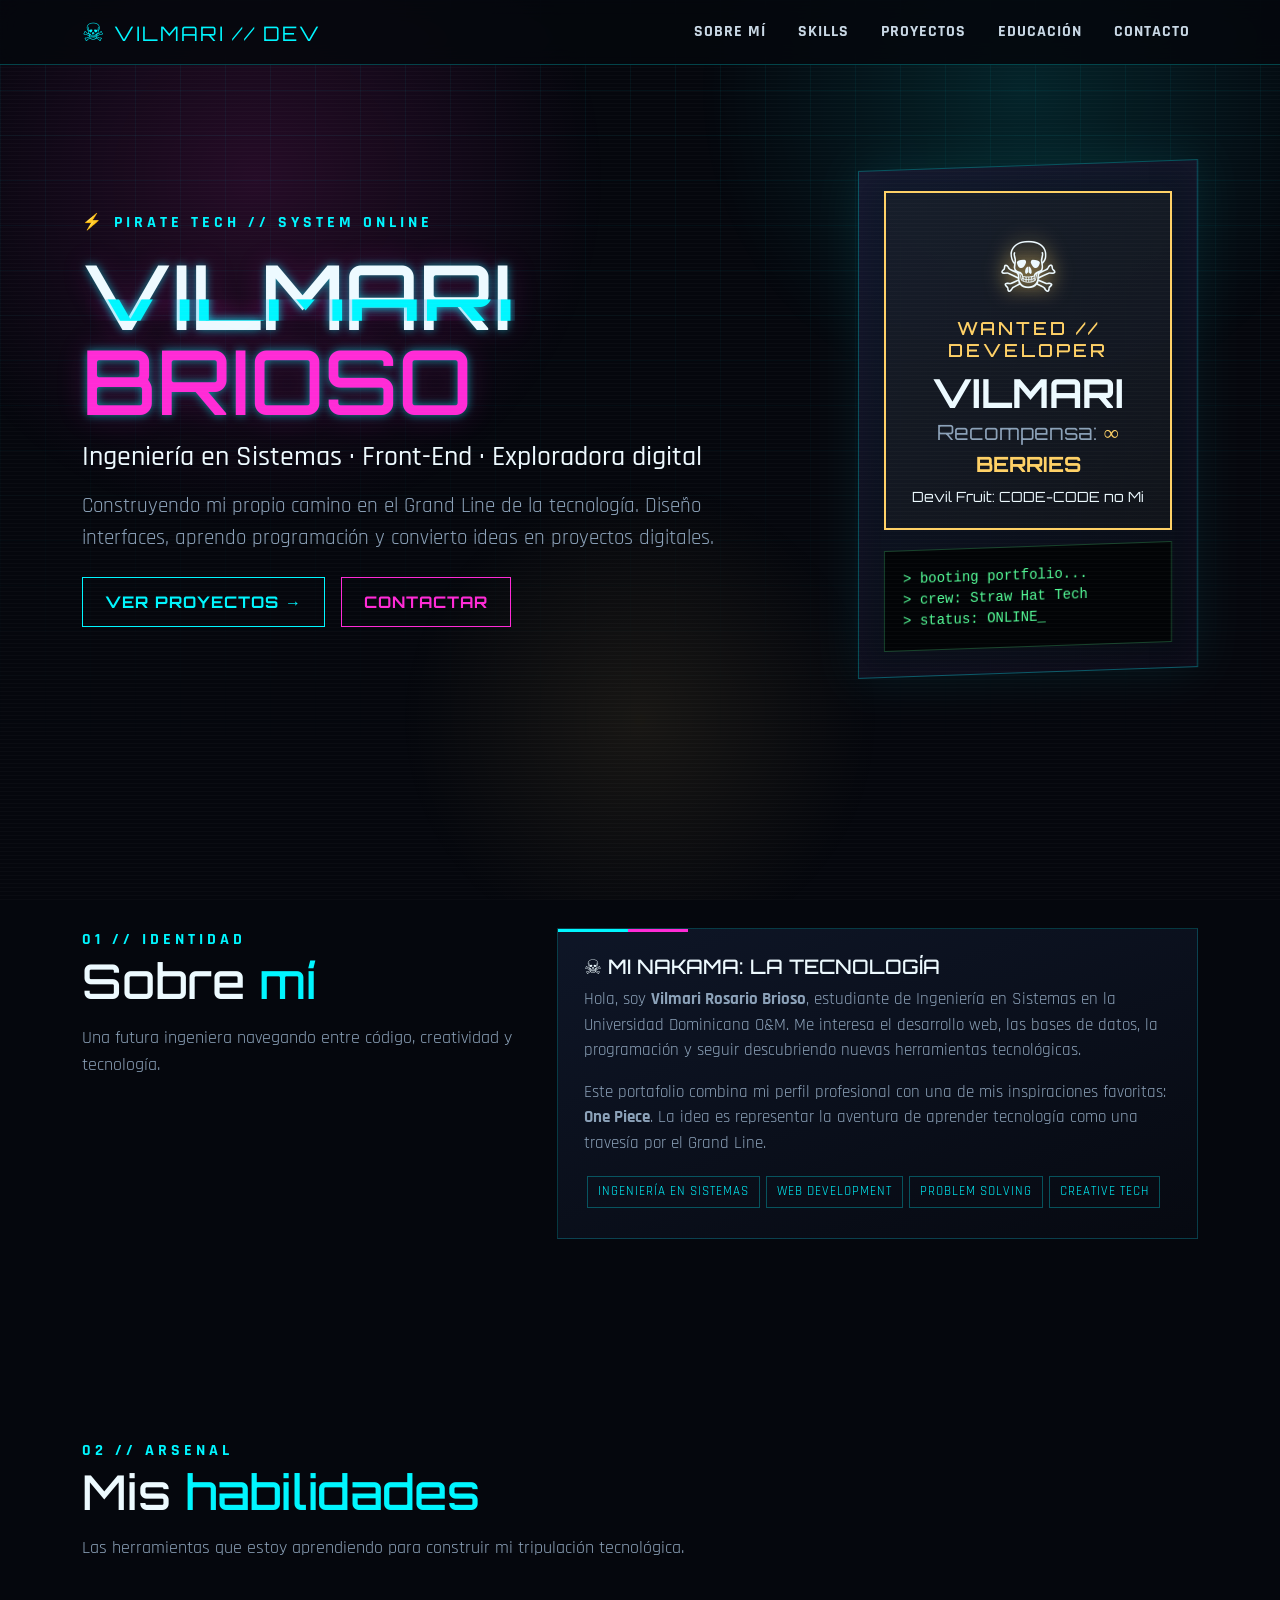
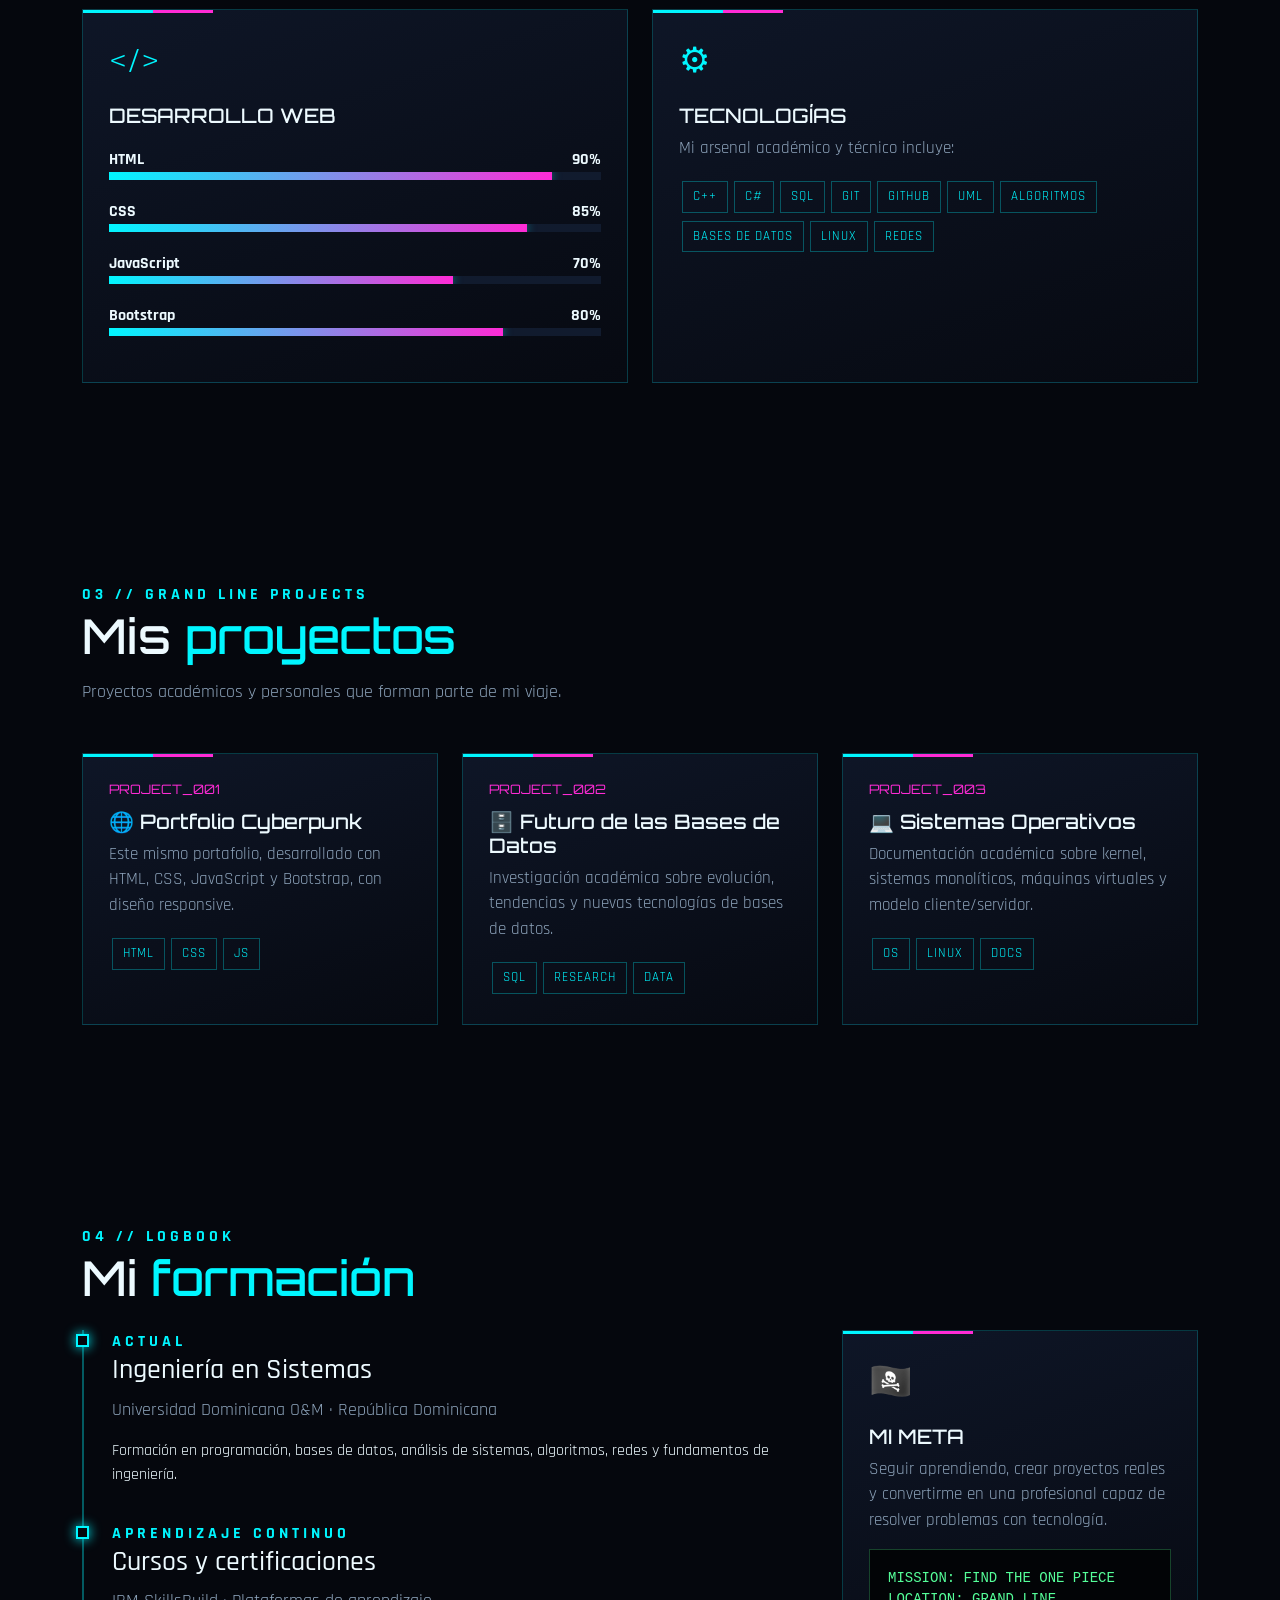
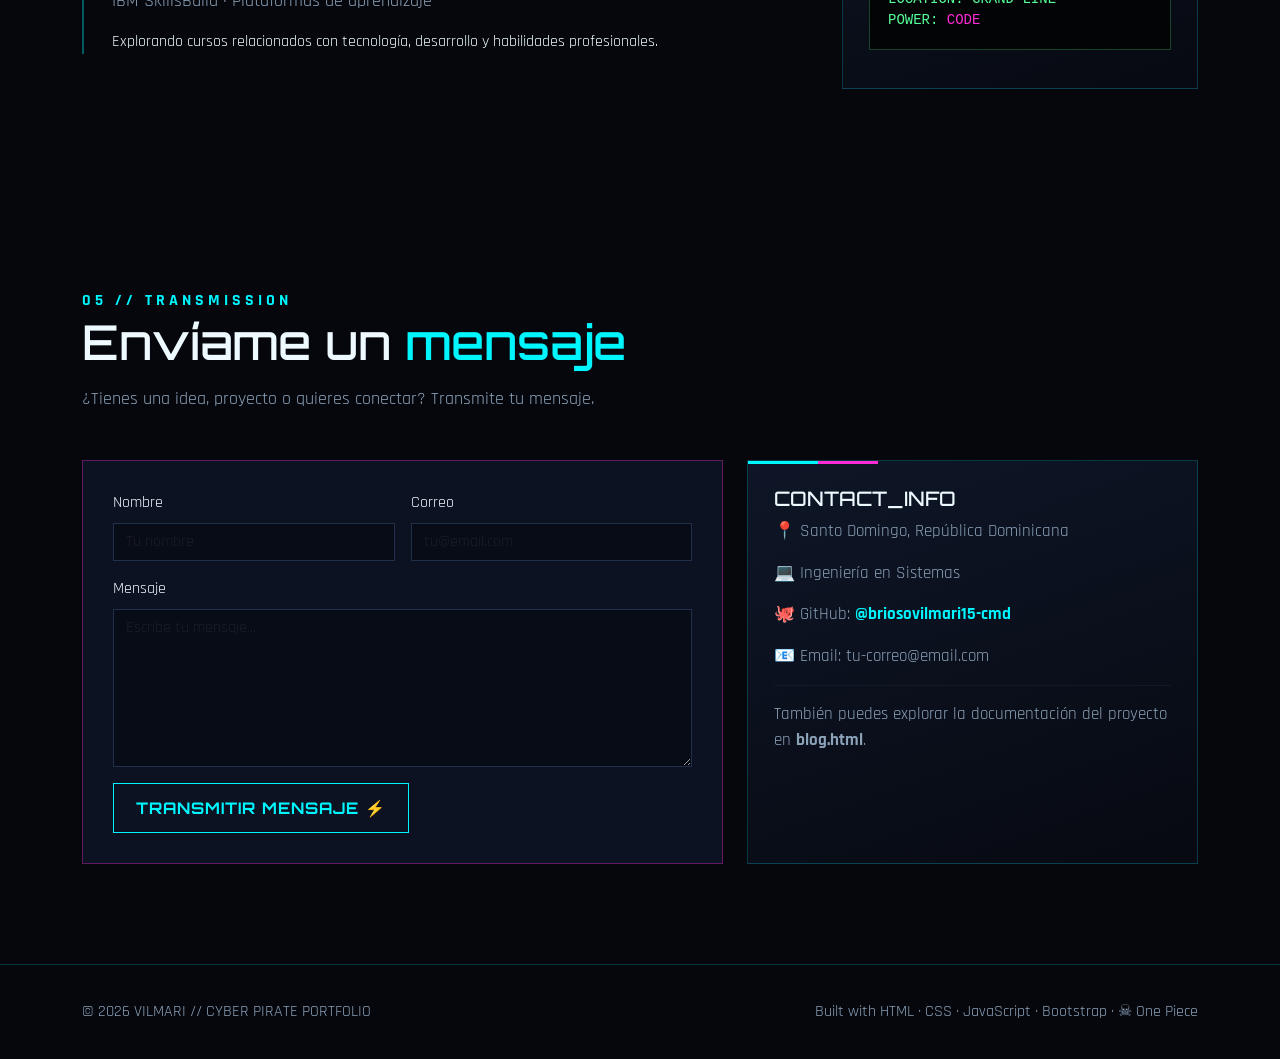
<file: Vilmari - Cyberpunk One Piece Portfolio.html>
<!DOCTYPE html>
<html lang="es">
<head>
<meta charset="UTF-8">
<meta name="viewport" content="width=device-width, initial-scale=1.0">
<meta name="description" content="Portafolio profesional Cyberpunk inspirado en One Piece - Vilmari Rosario Brioso">
<title>VILMARI // ONE PIECE CYBER PORTFOLIO</title>
<link rel="preconnect" href="https://fonts.googleapis.com">
<link rel="preconnect" href="https://fonts.gstatic.com" crossorigin>
<link href="https://fonts.googleapis.com/css2?family=Orbitron:wght@400;600;700;800;900&family=Rajdhani:wght@400;500;600;700&display=swap" rel="stylesheet">
<link href="https://cdn.jsdelivr.net/npm/bootstrap@5.3.3/dist/css/bootstrap.min.css" rel="stylesheet">
<style>
:root{--bg:#05070d;--panel:#0b1020;--panel2:#10182b;--cyan:#00f6ff;--pink:#ff2bd6;--gold:#ffd166;--green:#55ff99;--text:#edfaff;--muted:#8ca2b9}
*{box-sizing:border-box}html{scroll-behavior:smooth}body{margin:0;background:var(--bg);color:var(--text);font-family:Rajdhani,Arial,sans-serif;overflow-x:hidden}.scanlines{pointer-events:none;position:fixed;inset:0;z-index:20;background:repeating-linear-gradient(0deg,rgba(255,255,255,.018) 0,rgba(255,255,255,.018) 1px,transparent 1px,transparent 4px);mix-blend-mode:screen}.grid-bg{position:fixed;inset:0;z-index:-2;background-image:linear-gradient(rgba(0,246,255,.055) 1px,transparent 1px),linear-gradient(90deg,rgba(0,246,255,.055) 1px,transparent 1px);background-size:45px 45px;mask-image:linear-gradient(to bottom,black,transparent 85%)}.nebula{position:fixed;inset:0;z-index:-3;background:radial-gradient(circle at 20% 20%,rgba(255,43,214,.13),transparent 28%),radial-gradient(circle at 80% 10%,rgba(0,246,255,.12),transparent 25%),radial-gradient(circle at 50% 80%,rgba(255,209,102,.08),transparent 25%)}
.navbar{background:rgba(5,7,13,.88)!important;border-bottom:1px solid rgba(0,246,255,.25);backdrop-filter:blur(12px)}.navbar-brand{font-family:Orbitron;color:var(--cyan)!important;letter-spacing:2px}.nav-link{color:#c9d8e5!important;text-transform:uppercase;font-weight:700;letter-spacing:1px}.nav-link:hover{color:var(--pink)!important}.brand-skull{font-size:25px;margin-right:8px}
section{padding:100px 0;position:relative}.hero{min-height:92vh;display:flex;align-items:center;padding-top:110px}.eyebrow{color:var(--cyan);font-weight:800;letter-spacing:4px;text-transform:uppercase}.hero h1{font-family:Orbitron;font-size:clamp(42px,7vw,90px);line-height:.95;margin:18px 0;text-shadow:0 0 10px rgba(0,246,255,.55),0 0 30px rgba(255,43,214,.22)}.hero h1 span{color:var(--pink)}.hero p{font-size:21px;color:var(--muted);max-width:700px}.glitch{position:relative;display:inline-block}.glitch:after{content:attr(data-text);position:absolute;left:3px;top:0;color:var(--cyan);clip-path:inset(55% 0 20% 0);animation:glitch 2s infinite}.hero-card{border:1px solid rgba(0,246,255,.3);background:linear-gradient(145deg,rgba(16,24,43,.95),rgba(7,11,20,.92));padding:25px;box-shadow:0 0 45px rgba(0,246,255,.08),inset 0 0 35px rgba(255,43,214,.04);transform:skewY(-2deg)}.wanted{font-family:Orbitron;border:2px solid var(--gold);padding:20px;text-align:center;transform:skewY(2deg);background:rgba(255,209,102,.03)}.wanted .straw{font-size:70px;filter:drop-shadow(0 0 10px var(--gold))}.wanted h3{font-size:18px;letter-spacing:3px;color:var(--gold)}
.section-title{font-family:Orbitron;font-size:clamp(28px,4vw,48px);margin-bottom:14px}.section-title span{color:var(--cyan)}.section-sub{color:var(--muted);font-size:18px}.cyber-card{height:100%;background:linear-gradient(160deg,rgba(15,23,41,.95),rgba(7,10,18,.95));border:1px solid rgba(0,246,255,.2);padding:26px;position:relative;overflow:hidden;transition:.3s}.cyber-card:hover{transform:translateY(-8px);border-color:var(--pink);box-shadow:0 0 28px rgba(255,43,214,.16)}.cyber-card:before{content:"";position:absolute;top:0;left:0;width:70px;height:3px;background:var(--cyan);box-shadow:60px 0 0 var(--pink)}.icon{font-size:35px;color:var(--cyan);margin-bottom:15px}.cyber-card h3{font-family:Orbitron;font-size:20px}.cyber-card p{color:var(--muted);font-size:17px}.tag{display:inline-block;padding:5px 10px;margin:4px 3px;border:1px solid rgba(0,246,255,.3);color:var(--cyan);font-size:13px;text-transform:uppercase;letter-spacing:1px}
.skill{margin:20px 0}.skill-head{display:flex;justify-content:space-between;font-weight:700}.progress{height:8px;background:#111b2e;border-radius:0}.progress-bar{background:linear-gradient(90deg,var(--cyan),var(--pink));box-shadow:0 0 10px rgba(0,246,255,.5)}
.project{min-height:245px}.project-number{font-family:Orbitron;color:var(--pink);font-size:13px}.project h3{margin-top:10px}.project-link{color:var(--cyan);text-decoration:none;font-weight:800}.project-link:hover{color:var(--gold)}
.timeline{border-left:2px solid rgba(0,246,255,.35);padding-left:28px}.timeline-item{position:relative;margin-bottom:35px}.timeline-item:before{content:"";position:absolute;left:-36px;top:4px;width:13px;height:13px;border:2px solid var(--cyan);background:var(--bg);box-shadow:0 0 12px var(--cyan)}
.contact-box{border:1px solid rgba(255,43,214,.35);background:rgba(16,24,43,.7);padding:30px}.form-control{background:#070c16;border:1px solid #20304a;color:white;border-radius:0}.form-control:focus{background:#070c16;color:white;border-color:var(--cyan);box-shadow:0 0 0 .15rem rgba(0,246,255,.1)}.btn-cyber{border:1px solid var(--cyan);color:var(--cyan);background:transparent;border-radius:0;font-family:Orbitron;font-weight:700;letter-spacing:1px;padding:12px 22px}.btn-cyber:hover{background:var(--cyan);color:#05070d;box-shadow:0 0 25px rgba(0,246,255,.4)}.btn-pink{border-color:var(--pink);color:var(--pink)}.btn-pink:hover{background:var(--pink);color:white}
footer{border-top:1px solid rgba(0,246,255,.2);padding:35px 0;color:var(--muted)}.terminal{font-family:monospace;color:var(--green);background:#020406;border:1px solid rgba(85,255,153,.25);padding:18px;font-size:14px}.cursor{animation:blink 1s infinite}.toast-msg{position:fixed;right:20px;bottom:20px;background:#08121c;border:1px solid var(--green);color:var(--green);padding:14px 18px;display:none;z-index:50}
@keyframes glitch{0%,90%,100%{transform:none;opacity:0}92%{transform:translateX(-5px);opacity:1}94%{transform:translateX(5px);opacity:1}96%{transform:translateX(-2px);opacity:1}}@keyframes blink{50%{opacity:0}}@media(max-width:768px){section{padding:75px 0}.hero{min-height:auto;padding-top:125px}.hero p{font-size:18px}.hero-card{margin-top:45px}.navbar-brand{font-size:14px}.nav-link{font-size:13px}}
</style>
</head>
<body>
<div class="grid-bg"></div><div class="nebula"></div><div class="scanlines"></div>
<nav class="navbar navbar-expand-lg navbar-dark fixed-top"><div class="container"><a class="navbar-brand" href="#inicio"><span class="brand-skull">☠</span>VILMARI // DEV</a><button class="navbar-toggler" type="button" data-bs-toggle="collapse" data-bs-target="#nav"><span class="navbar-toggler-icon"></span></button><div class="collapse navbar-collapse" id="nav"><ul class="navbar-nav ms-auto gap-lg-3"><li class="nav-item"><a class="nav-link" href="#sobre">Sobre mí</a></li><li class="nav-item"><a class="nav-link" href="#skills">Skills</a></li><li class="nav-item"><a class="nav-link" href="#proyectos">Proyectos</a></li><li class="nav-item"><a class="nav-link" href="#educacion">Educación</a></li><li class="nav-item"><a class="nav-link" href="#contacto">Contacto</a></li></ul></div></div></nav>
<main id="inicio">
<section class="hero"><div class="container"><div class="row align-items-center g-5"><div class="col-lg-8"><div class="eyebrow">⚡ Pirate Tech // System Online</div><h1 class="glitch" data-text="VILMARI">VILMARI<br><span>BRIOSO</span></h1><h2 class="h3 mb-3">Ingeniería en Sistemas · Front-End · Exploradora digital</h2><p>Construyendo mi propio camino en el Grand Line de la tecnología. Diseño interfaces, aprendo programación y convierto ideas en proyectos digitales.</p><div class="d-flex flex-wrap gap-3 mt-4"><a href="#proyectos" class="btn btn-cyber">VER PROYECTOS →</a><a href="#contacto" class="btn btn-cyber btn-pink">CONTACTAR</a></div></div><div class="col-lg-4"><div class="hero-card"><div class="wanted"><div class="straw">☠</div><h3>WANTED // DEVELOPER</h3><div class="display-6 fw-bold">VILMARI</div><p class="mb-1">Recompensa: <strong style="color:var(--gold)">∞ BERRIES</strong></p><small>Devil Fruit: CODE-CODE no Mi</small></div><div class="terminal mt-3">&gt; booting portfolio...<br>&gt; crew: Straw Hat Tech<br>&gt; status: <span style="color:var(--green)">ONLINE</span><span class="cursor">_</span></div></div></div></div></div></section>
<section id="sobre"><div class="container"><div class="row g-4"><div class="col-lg-5"><div class="eyebrow">01 // IDENTIDAD</div><h2 class="section-title">Sobre <span>mí</span></h2><p class="section-sub">Una futura ingeniera navegando entre código, creatividad y tecnología.</p></div><div class="col-lg-7"><div class="cyber-card"><h3>☠ MI NAKAMA: LA TECNOLOGÍA</h3><p>Hola, soy <strong>Vilmari Rosario Brioso</strong>, estudiante de Ingeniería en Sistemas en la Universidad Dominicana O&M. Me interesa el desarrollo web, las bases de datos, la programación y seguir descubriendo nuevas herramientas tecnológicas.</p><p>Este portafolio combina mi perfil profesional con una de mis inspiraciones favoritas: <strong>One Piece</strong>. La idea es representar la aventura de aprender tecnología como una travesía por el Grand Line.</p><div><span class="tag">Ingeniería en Sistemas</span><span class="tag">Web Development</span><span class="tag">Problem Solving</span><span class="tag">Creative Tech</span></div></div></div></div></div></section>
<section id="skills"><div class="container"><div class="eyebrow">02 // ARSENAL</div><h2 class="section-title">Mis <span>habilidades</span></h2><p class="section-sub mb-5">Las herramientas que estoy aprendiendo para construir mi tripulación tecnológica.</p><div class="row g-4"><div class="col-md-6"><div class="cyber-card"><div class="icon">&lt;/&gt;</div><h3>DESARROLLO WEB</h3><div class="skill"><div class="skill-head"><span>HTML</span><span>90%</span></div><div class="progress"><div class="progress-bar" style="width:90%"></div></div></div><div class="skill"><div class="skill-head"><span>CSS</span><span>85%</span></div><div class="progress"><div class="progress-bar" style="width:85%"></div></div></div><div class="skill"><div class="skill-head"><span>JavaScript</span><span>70%</span></div><div class="progress"><div class="progress-bar" style="width:70%"></div></div></div><div class="skill"><div class="skill-head"><span>Bootstrap</span><span>80%</span></div><div class="progress"><div class="progress-bar" style="width:80%"></div></div></div></div></div><div class="col-md-6"><div class="cyber-card"><div class="icon">⚙</div><h3>TECNOLOGÍAS</h3><p>Mi arsenal académico y técnico incluye:</p><span class="tag">C++</span><span class="tag">C#</span><span class="tag">SQL</span><span class="tag">Git</span><span class="tag">GitHub</span><span class="tag">UML</span><span class="tag">Algoritmos</span><span class="tag">Bases de datos</span><span class="tag">Linux</span><span class="tag">Redes</span></div></div></div></div></section>
<section id="proyectos"><div class="container"><div class="eyebrow">03 // GRAND LINE PROJECTS</div><h2 class="section-title">Mis <span>proyectos</span></h2><p class="section-sub mb-5">Proyectos académicos y personales que forman parte de mi viaje.</p><div class="row g-4"><div class="col-md-4"><div class="cyber-card project"><div class="project-number">PROJECT_001</div><h3>🌐 Portfolio Cyberpunk</h3><p>Este mismo portafolio, desarrollado con HTML, CSS, JavaScript y Bootstrap, con diseño responsive.</p><span class="tag">HTML</span><span class="tag">CSS</span><span class="tag">JS</span></div></div><div class="col-md-4"><div class="cyber-card project"><div class="project-number">PROJECT_002</div><h3>🗄️ Futuro de las Bases de Datos</h3><p>Investigación académica sobre evolución, tendencias y nuevas tecnologías de bases de datos.</p><span class="tag">SQL</span><span class="tag">Research</span><span class="tag">Data</span></div></div><div class="col-md-4"><div class="cyber-card project"><div class="project-number">PROJECT_003</div><h3>💻 Sistemas Operativos</h3><p>Documentación académica sobre kernel, sistemas monolíticos, máquinas virtuales y modelo cliente/servidor.</p><span class="tag">OS</span><span class="tag">Linux</span><span class="tag">Docs</span></div></div></div></div></section>
<section id="educacion"><div class="container"><div class="eyebrow">04 // LOGBOOK</div><h2 class="section-title">Mi <span>formación</span></h2><div class="row mt-4"><div class="col-lg-8"><div class="timeline"><div class="timeline-item"><div class="eyebrow">ACTUAL</div><h3>Ingeniería en Sistemas</h3><p class="section-sub">Universidad Dominicana O&M · República Dominicana</p><p>Formación en programación, bases de datos, análisis de sistemas, algoritmos, redes y fundamentos de ingeniería.</p></div><div class="timeline-item"><div class="eyebrow">APRENDIZAJE CONTINUO</div><h3>Cursos y certificaciones</h3><p class="section-sub">IBM SkillsBuild · Plataformas de aprendizaje</p><p>Explorando cursos relacionados con tecnología, desarrollo y habilidades profesionales.</p></div></div></div><div class="col-lg-4"><div class="cyber-card"><div class="icon">🏴‍☠️</div><h3>MI META</h3><p>Seguir aprendiendo, crear proyectos reales y convertirme en una profesional capaz de resolver problemas con tecnología.</p><div class="terminal">MISSION: FIND THE ONE PIECE<br>LOCATION: GRAND LINE<br>POWER: <span style="color:var(--pink)">CODE</span></div></div></div></div></div></section>
<section id="contacto"><div class="container"><div class="eyebrow">05 // TRANSMISSION</div><h2 class="section-title">Envíame un <span>mensaje</span></h2><p class="section-sub mb-5">¿Tienes una idea, proyecto o quieres conectar? Transmite tu mensaje.</p><div class="row g-4"><div class="col-lg-7"><div class="contact-box"><form id="contactForm"><div class="row g-3"><div class="col-md-6"><label class="form-label">Nombre</label><input id="name" class="form-control" required placeholder="Tu nombre"></div><div class="col-md-6"><label class="form-label">Correo</label><input id="email" type="email" class="form-control" required placeholder="tu@email.com"></div><div class="col-12"><label class="form-label">Mensaje</label><textarea id="message" class="form-control" rows="6" required placeholder="Escribe tu mensaje..."></textarea></div><div class="col-12"><button class="btn btn-cyber" type="submit">TRANSMITIR MENSAJE ⚡</button></div></div></form></div></div><div class="col-lg-5"><div class="cyber-card"><h3>CONTACT_INFO</h3><p>📍 Santo Domingo, República Dominicana</p><p>💻 Ingeniería en Sistemas</p><p>🐙 GitHub: <a class="project-link" href="https://github.com/briosovilmari15-cmd" target="_blank">@briosovilmari15-cmd</a></p><p>📧 Email: tu-correo@email.com</p><hr style="border-color:#24344d"><p class="mb-0">También puedes explorar la documentación del proyecto en <strong>blog.html</strong>.</p></div></div></div></div></section>
</main>
<footer><div class="container d-flex flex-column flex-md-row justify-content-between gap-3"><div>© 2026 VILMARI // CYBER PIRATE PORTFOLIO</div><div>Built with HTML · CSS · JavaScript · Bootstrap · ☠ One Piece</div></div></footer>
<div id="toast" class="toast-msg">✓ MENSAJE PREPARADO. ¡TRANSMISIÓN EXITOSA!</div>
<script src="https://cdn.jsdelivr.net/npm/bootstrap@5.3.3/dist/js/bootstrap.bundle.min.js"></script>
<script>
document.querySelectorAll('.nav-link').forEach(link=>link.addEventListener('click',()=>{const menu=document.querySelector('.navbar-collapse');if(menu.classList.contains('show'))new bootstrap.Collapse(menu).hide()}));
document.getElementById('contactForm').addEventListener('submit',e=>{e.preventDefault();const toast=document.getElementById('toast');toast.style.display='block';setTimeout(()=>toast.style.display='none',3500);e.target.reset()});
const observer=new IntersectionObserver(entries=>entries.forEach(entry=>{if(entry.isIntersecting){entry.target.style.opacity='1';entry.target.style.transform='translateY(0)'}}),{threshold:.12});document.querySelectorAll('.cyber-card,.timeline-item').forEach(el=>{el.style.opacity='0';el.style.transform='translateY(18px)';el.style.transition='opacity .6s ease, transform .6s ease';observer.observe(el)});
</script>
</body>
</html>
</file>
<file: css/style.css>
/* =========================================================
   KIMETSU NO MIRAI
   PORTAFOLIO PERSONAL - JASHIEL JIMENEZ
   ========================================================= */


/* =========================================================
   CONFIGURACIÓN GENERAL
   ========================================================= */

* {
    margin: 0;
    padding: 0;
    box-sizing: border-box;
}

html {
    scroll-behavior: smooth;
}

body {
    font-family: Arial, Helvetica, sans-serif;
    background: #fffafd;
    color: #43283c;
    line-height: 1.6;
}

a {
    text-decoration: none;
    color: inherit;
}

img {
    max-width: 100%;
    display: block;
}

::selection {
    background: #d9b9ca;
    color: #43283c;
}


/* =========================================================
   ENCABEZADO
   ========================================================= */

.encabezado {
    width: 100%;
    min-height: 78px;
    padding: 0 7%;
    display: flex;
    align-items: center;
    justify-content: space-between;
    background: rgba(255, 250, 253, 0.96);
    border-bottom: 1px solid #eadce5;
    position: sticky;
    top: 0;
    z-index: 1000;
    backdrop-filter: blur(10px);
}

.encabezado::after {
    content: "";
    position: absolute;
    bottom: 0;
    left: 8%;
    width: 84%;
    height: 1px;
    background: linear-gradient(
        to right,
        transparent,
        #e5c8d7,
        transparent
    );
}


/* =========================================================
   LOGO
   ========================================================= */

.logo {
    display: flex;
    align-items: center;
    gap: 8px;
    color: #43283c;
    font-family: Georgia, serif;
    font-size: 18px;
    font-weight: bold;
    transition: 0.3s ease;
}

.logo:hover {
    transform: translateY(-2px);
}

.logo span {
    color: #9b496f;
    font-size: 22px;
    transition: 0.3s ease;
}

.logo:hover span {
    transform: rotate(15deg);
}


/* =========================================================
   MENÚ
   ========================================================= */

.menu {
    display: flex;
    align-items: center;
    gap: 32px;
}

.menu a {
    position: relative;
    color: #6f6270;
    font-size: 13px;
    font-weight: 600;
    padding: 8px 0;
    transition: 0.3s ease;
}

.menu a:hover,
.menu a.activo {
    color: #9b496f;
}

.menu a::after {
    content: "";
    position: absolute;
    left: 50%;
    bottom: -7px;
    width: 0;
    height: 2px;
    background: #9b496f;
    transform: translateX(-50%);
    transition: 0.3s ease;
}

.menu a:hover::after,
.menu a.activo::after {
    width: 100%;
}


/* =========================================================
   BOTONES
   ========================================================= */

.boton {
    display: inline-flex;
    align-items: center;
    justify-content: center;
    width: max-content;
    padding: 12px 22px;
    border-radius: 25px;
    font-size: 12px;
    font-weight: bold;
    transition: 0.3s ease;
    cursor: pointer;
}

.boton:hover {
    transform: translateY(-3px);
}

.boton-principal {
    background: #9b496f;
    color: white;
    border: 1px solid #9b496f;
}

.boton-principal:hover {
    background: #7d3858;
}

.boton-secundario {
    background: white;
    color: #9b496f;
    border: 1px solid #d9b9ca;
}

.boton-secundario:hover {
    background: #fff3f8;
}


/* =========================================================
   HERO - INICIO
   ========================================================= */

.hero {
    width: 88%;
    max-width: 1150px;
    min-height: 590px;
    margin: 55px auto 90px;
    display: grid;
    grid-template-columns: 1fr 390px;
    align-items: center;
    gap: 80px;
    animation: aparecer 0.7s ease both;
}

.hero-text {
    max-width: 650px;
}

.etiqueta {
    color: #9b496f;
    font-size: 10px;
    font-weight: bold;
    letter-spacing: 3px;
    margin-bottom: 18px;
}

.hero h1 {
    color: #43283c;
    font-family: Georgia, serif;
    font-size: clamp(48px, 7vw, 76px);
    line-height: 1;
    margin-bottom: 14px;
}

.hero h2 {
    color: #9b496f;
    font-size: 20px;
    font-weight: 500;
    margin-bottom: 22px;
}

.descripcion {
    color: #756472;
    max-width: 590px;
    line-height: 1.9;
    font-size: 15px;
}

.botones {
    display: flex;
    flex-wrap: wrap;
    gap: 12px;
    margin-top: 30px;
}


/* =========================================================
   TARJETA PRINCIPAL
   ========================================================= */

.hero-card {
    background: white;
    border: 1px solid #eadce5;
    border-radius: 28px;
    overflow: hidden;
    box-shadow: 0 15px 40px rgba(67, 40, 60, 0.08);
    transform: rotate(2deg);
    transition: 0.4s ease;
}

.hero-card:hover {
    transform: rotate(0deg) translateY(-5px);
}

.imagen-personaje {
    height: 350px;
    overflow: hidden;
    background: #f4e7ed;
}

.imagen-personaje img {
    width: 100%;
    height: 100%;
    object-fit: cover;
}

.card-content {
    padding: 25px;
}

.rango {
    color: #9b496f;
    font-size: 9px;
    font-weight: bold;
    letter-spacing: 2px;
}

.card-content h3 {
    color: #43283c;
    font-family: Georgia, serif;
    font-size: 25px;
    margin: 7px 0;
}

.card-content p {
    color: #756472;
    font-size: 13px;
}


/* =========================================================
   TÍTULOS DE SECCIÓN
   ========================================================= */

.titulo-seccion {
    text-align: center;
    margin-bottom: 45px;
}

.titulo-seccion > p {
    color: #9b496f;
    font-size: 10px;
    font-weight: bold;
    letter-spacing: 3px;
}

.titulo-seccion h2 {
    color: #43283c;
    font-family: Georgia, serif;
    font-size: 37px;
    margin: 8px 0;
}

.subtitulo-seccion {
    display: block;
    max-width: 620px;
    margin: 10px auto 0;
    color: #8a7985;
    font-size: 13px;
    line-height: 1.7;
}


/* =========================================================
   SOBRE MÍ
   ========================================================= */

.sobre-mi {
    width: 88%;
    max-width: 1150px;
    margin: 0 auto 100px;
}

.contenido-sobre-mi {
    display: grid;
    grid-template-columns: repeat(3, 1fr);
    gap: 20px;
}

.tarjeta {
    padding: 32px;
    background: white;
    border: 1px solid #eadce5;
    border-radius: 22px;
    text-align: center;
    transition: 0.3s ease;
}

.tarjeta:hover {
    transform: translateY(-8px);
    box-shadow: 0 15px 30px rgba(67, 40, 60, 0.08);
}

.tarjeta-icono {
    width: 55px;
    height: 55px;
    margin: 0 auto 18px;
    display: grid;
    place-items: center;
    border-radius: 50%;
    background: #fff2f7;
    font-size: 22px;
}

.tarjeta h3 {
    color: #43283c;
    margin-bottom: 10px;
}

.tarjeta p {
    color: #756472;
    font-size: 13px;
    line-height: 1.8;
}


/* =========================================================
   PERSONAJES
   ========================================================= */

.personajes {
    width: 88%;
    max-width: 1150px;
    margin: 0 auto 100px;
}

.personajes-grid {
    display: grid;
    grid-template-columns: repeat(3, 1fr);
    gap: 25px;
}

.personaje-card {
    background: white;
    border: 1px solid #eadce5;
    border-radius: 22px;
    overflow: hidden;
    text-align: center;
    transition: 0.35s ease;
}

.personaje-card:hover {
    transform: translateY(-7px);
    box-shadow: 0 15px 30px rgba(67, 40, 60, 0.08);
}

.personaje-imagen {
    height: 280px;
    overflow: hidden;
}

.personaje-imagen img {
    width: 100%;
    height: 100%;
    object-fit: cover;
    transition: 0.5s ease;
}

.personaje-card:hover img {
    transform: scale(1.04);
}

.personaje-card h3 {
    color: #43283c;
    font-family: Georgia, serif;
    margin: 18px 0 4px;
}

.personaje-card p {
    color: #756472;
    font-size: 12px;
    padding-bottom: 20px;
}


/* =========================================================
   TECNOLOGÍAS
   ========================================================= */

.tecnologias {
    width: 88%;
    max-width: 1150px;
    margin: 0 auto 100px;
}

.tecnologias-grid {
    display: grid;
    grid-template-columns: repeat(4, 1fr);
    gap: 18px;
}

.tecnologia {
    padding: 28px 20px;
    text-align: center;
    background: white;
    border: 1px solid #eadce5;
    border-radius: 20px;
    transition: 0.3s ease;
}

.tecnologia:hover {
    transform: translateY(-6px);
    border-color: #d9b9ca;
}

.tecnologia > span {
    font-size: 27px;
}

.tecnologia h3 {
    color: #43283c;
    margin: 12px 0 6px;
    font-size: 17px;
}

.tecnologia p {
    color: #756472;
    font-size: 12px;
    line-height: 1.6;
}


/* =========================================================
   PERFIL EXTRA
   ========================================================= */

.perfil-extra {
    width: 88%;
    max-width: 1050px;
    margin: 0 auto 100px;
    padding: 55px;
    background: white;
    border: 1px solid #eadce5;
    border-radius: 28px;
    box-shadow: 0 12px 35px rgba(67, 40, 60, 0.05);
    display: grid;
    grid-template-columns: 1fr 1fr;
    gap: 55px;
    align-items: center;
}

.perfil-extra-texto span {
    color: #9b496f;
    font-size: 10px;
    font-weight: bold;
    letter-spacing: 2px;
}

.perfil-extra-texto h2 {
    color: #43283c;
    font-size: 34px;
    margin: 12px 0 15px;
}

.perfil-extra-texto p {
    color: #756472;
    line-height: 1.8;
    font-size: 14px;
}

.habilidades {
    display: grid;
    gap: 17px;
}

.habilidad {
    padding: 15px 18px;
    background: #fff7fa;
    border: 1px solid #f0dfe7;
    border-radius: 15px;
}

.habilidad-cabecera {
    display: flex;
    justify-content: space-between;
    margin-bottom: 9px;
}

.habilidad-cabecera strong {
    color: #43283c;
    font-size: 12px;
}

.habilidad-cabecera span {
    color: #9b496f;
    font-size: 11px;
    font-weight: bold;
}

.barra-habilidad {
    width: 100%;
    height: 6px;
    border-radius: 10px;
    background: #eadde4;
    overflow: hidden;
}

.barra-habilidad span {
    display: block;
    height: 100%;
    border-radius: 10px;
    background: linear-gradient(to right, #c783a2, #8d4968);
}


/* =========================================================
   CONTACTO / CIERRE
   ========================================================= */

.contacto {
    width: 88%;
    max-width: 1050px;
    margin: 0 auto 100px;
    padding: 65px 35px;
    text-align: center;
    background: linear-gradient(135deg, #43283c, #70405d);
    border-radius: 30px;
    position: relative;
    overflow: hidden;
}

.contacto::before {
    content: "✿";
    position: absolute;
    right: 25px;
    top: -55px;
    font-size: 190px;
    color: rgba(255,255,255,.04);
}

.contacto::after {
    content: "✿";
    position: absolute;
    left: 30px;
    bottom: -75px;
    font-size: 190px;
    color: rgba(255,255,255,.04);
}

.contacto > * {
    position: relative;
    z-index: 2;
}

.contacto > span {
    color: #e8b6cd;
    font-size: 10px;
    font-weight: bold;
    letter-spacing: 3px;
}

.contacto h2 {
    color: white;
    font-family: Georgia, serif;
    font-size: 38px;
    margin: 12px 0;
}

.contacto p {
    max-width: 600px;
    margin: 0 auto 28px;
    color: #e4d4dd;
    line-height: 1.8;
    font-size: 14px;
}

.contacto .boton {
    background: white;
    color: #6f304d;
    border: none;
}

.contacto .boton:hover {
    background: #f8e6ef;
}

.inicio-cierre {
    width: 88%;
    max-width: 950px;
    margin: 0 auto 110px;
    padding: 65px 30px;
    text-align: center;
    background: linear-gradient(135deg, #fff5fa, #f3e6ef);
    border: 1px solid #edd9e4;
    border-radius: 30px;
}

.inicio-cierre > div {
    max-width: 700px;
    margin: auto;
}

.inicio-cierre > div > span {
    color: #9b496f;
    font-size: 32px;
}

.cierre-etiqueta {
    color: #9b496f !important;
    font-size: 10px !important;
    font-weight: bold;
    letter-spacing: 3px;
    margin: 12px 0 !important;
}

.inicio-cierre h2 {
    color: #43283c;
    font-family: Georgia, serif;
    font-size: 32px;
    margin-bottom: 12px;
}

.inicio-cierre > div > p:not(.cierre-etiqueta) {
    color: #756472;
    max-width: 620px;
    margin: 0 auto 28px;
    line-height: 1.8;
}


/* =========================================================
   PÁGINA DE PROYECTOS
   ========================================================= */

.pagina-intro {
    width: 88%;
    max-width: 900px;
    margin: 80px auto 65px;
    text-align: center;
}

.pagina-intro span {
    color: #9b496f;
    font-size: 11px;
    font-weight: bold;
    letter-spacing: 3px;
}

.pagina-intro h1 {
    color: #43283c;
    font-family: Georgia, serif;
    font-size: 58px;
    margin: 12px 0;
}

.pagina-intro p {
    color: #756472;
    max-width: 650px;
    margin: auto;
    line-height: 1.8;
}

.lista-proyectos {
    width: 88%;
    max-width: 1150px;
    margin: auto;
    display: flex;
    flex-direction: column;
    gap: 35px;
}

.proyecto {
    display: grid;
    grid-template-columns: 43% 57%;
    min-height: 390px;
    background: white;
    border: 1px solid #eadce5;
    border-radius: 25px;
    overflow: hidden;
    box-shadow: 0 10px 30px rgba(67, 40, 60, 0.05);
    transition: 0.35s ease;
}

.proyecto:hover {
    transform: translateY(-6px);
    box-shadow: 0 20px 40px rgba(67, 40, 60, 0.11);
}

.proyecto-imagen {
    overflow: hidden;
}

.proyecto-imagen img {
    width: 100%;
    height: 100%;
    min-height: 390px;
    object-fit: cover;
    transition: 0.5s ease;
}

.proyecto:hover .proyecto-imagen img {
    transform: scale(1.04);
}

.proyecto-contenido {
    padding: 48px;
    display: flex;
    flex-direction: column;
    justify-content: center;
    position: relative;
}

.numero-proyecto {
    position: absolute;
    top: 25px;
    right: 30px;
    color: #d9bfce;
    font-size: 13px;
}

.proyecto-contenido small {
    color: #9b496f;
    font-size: 11px;
    font-weight: bold;
    letter-spacing: 2px;
}

.proyecto-contenido h2 {
    color: #43283c;
    font-family: Georgia, serif;
    font-size: 31px;
    margin: 12px 0 16px;
}

.proyecto-contenido p {
    color: #756472;
    line-height: 1.8;
    font-size: 15px;
    max-width: 500px;
}

.tecnologias-proyecto {
    display: flex;
    flex-wrap: wrap;
    gap: 8px;
    margin-top: 22px;
}

.tecnologias-proyecto span {
    background: #f7e8ef;
    color: #8d4968;
    padding: 6px 11px;
    border-radius: 20px;
    font-size: 10px;
    font-weight: bold;
}

.enlace-proyecto {
    width: max-content;
    margin-top: 25px;
    color: #9b496f;
    font-weight: bold;
    font-size: 13px;
}

.enlace-proyecto:hover {
    color: #6f304d;
    transform: translateX(5px);
}

.proyecto-invertido {
    grid-template-columns: 57% 43%;
}

.proyecto-invertido .proyecto-imagen {
    order: 2;
}

.proyecto-invertido .proyecto-contenido {
    order: 1;
}

.frase-final {
    width: 88%;
    max-width: 900px;
    margin: 80px auto 110px;
    padding: 60px 30px;
    text-align: center;
    background: linear-gradient(135deg, #fff5fa, #f3e6ef);
    border: 1px solid #edd9e4;
    border-radius: 30px;
}

.frase-final > span {
    color: #9b496f;
    font-size: 34px;
}

.frase-final h2 {
    color: #43283c;
    font-family: Georgia, serif;
    font-size: 30px;
    margin: 15px 0;
}

.frase-final p {
    color: #756472;
    margin-bottom: 25px;
}


/* =========================================================
   BLOG
   ========================================================= */

.blog-intro {
    width: 88%;
    max-width: 850px;
    margin: 80px auto 65px;
    text-align: center;
}

.blog-intro > span {
    color: #9b496f;
    font-size: 11px;
    font-weight: bold;
    letter-spacing: 3px;
}

.blog-intro h1 {
    color: #43283c;
    font-family: Georgia, serif;
    font-size: clamp(42px, 6vw, 65px);
    line-height: 1.05;
    margin: 15px 0;
}

.blog-intro h1 em {
    color: #9b496f;
    font-weight: 400;
}

.blog-intro p {
    color: #756472;
    max-width: 650px;
    margin: auto;
    line-height: 1.8;
}

.entrada-destacada {
    width: 88%;
    max-width: 1150px;
    min-height: 400px;
    margin: 0 auto 70px;
    padding: 60px;
    border-radius: 30px;
    background: linear-gradient(135deg, #43283c, #6d3c59);
    position: relative;
    overflow: hidden;
    color: white;
}

.destacada-numero {
    position: absolute;
    right: 35px;
    top: 25px;
    font-size: 90px;
    font-family: Georgia, serif;
    color: rgba(255,255,255,.07);
}

.destacada-contenido {
    max-width: 700px;
    position: relative;
    z-index: 2;
}

.categoria-blog {
    color: #e8b6cd;
    font-size: 10px;
    font-weight: bold;
    letter-spacing: 2px;
}

.destacada-contenido h2 {
    font-size: clamp(32px, 5vw, 50px);
    line-height: 1.1;
    margin: 18px 0;
}

.destacada-contenido p {
    color: #e5d5dd;
    line-height: 1.9;
    max-width: 650px;
}

.aprendizaje {
    margin-top: 30px;
    padding: 17px 20px;
    border-left: 3px solid #d89bb7;
    background: rgba(255,255,255,.06);
    display: flex;
    flex-direction: column;
    gap: 4px;
}

.aprendizaje strong {
    color: white;
    font-size: 13px;
}

.aprendizaje span {
    color: #d9c6d0;
    font-size: 12px;
}

.destacada-decoracion {
    position: absolute;
    right: -20px;
    bottom: -55px;
    font-size: 250px;
    color: rgba(255,255,255,.04);
}

.blog-contenedor {
    width: 88%;
    max-width: 1000px;
    margin: auto;
    display: grid;
    gap: 20px;
}

.entrada-blog {
    display: grid;
    grid-template-columns: 90px 1fr;
    background: white;
    border: 1px solid #eadce5;
    border-radius: 22px;
    padding: 30px;
    transition: .3s ease;
}

.entrada-blog:hover {
    transform: translateX(6px);
    box-shadow: 0 15px 35px rgba(67,40,60,.09);
    border-color: #d9b9ca;
}

.entrada-numero {
    font-family: Georgia, serif;
    font-size: 28px;
    color: #cda8bb;
}

.entrada-contenido h2 {
    color: #43283c;
    font-family: Georgia, serif;
    font-size: 25px;
    margin: 8px 0 12px;
}

.entrada-contenido p {
    color: #756472;
    line-height: 1.8;
    font-size: 14px;
    max-width: 750px;
}

.entrada-pie {
    display: flex;
    gap: 15px;
    align-items: center;
    margin-top: 20px;
    color: #9b496f;
    font-size: 11px;
    font-weight: bold;
}

.blog-frase {
    width: 88%;
    max-width: 1000px;
    margin: 80px auto 110px;
    padding: 55px;
    display: flex;
    align-items: center;
    gap: 40px;
    border-radius: 28px;
    background: #fff5fa;
    border: 1px solid #edd9e4;
}

.simbolo-blog {
    width: 90px;
    height: 90px;
    flex-shrink: 0;
    border-radius: 50%;
    display: grid;
    place-items: center;
    background: white;
    color: #9b496f;
    font-size: 35px;
    box-shadow: 0 10px 25px rgba(67,40,60,.08);
}

.blog-frase-contenido > span {
    color: #9b496f;
    font-size: 10px;
    font-weight: bold;
    letter-spacing: 2px;
}

.blog-frase-contenido h2 {
    color: #43283c;
    font-family: Georgia, serif;
    font-size: 30px;
    margin: 7px 0;
}

.blog-frase-contenido p {
    color: #756472;
    line-height: 1.7;
}


/* =========================================================
   DETALLE DE PROYECTOS
   ========================================================= */

.detalle-proyecto {
    width: 88%;
    max-width: 1150px;
    margin: 75px auto 90px;
    display: grid;
    grid-template-columns: 44% 56%;
    background: white;
    border: 1px solid #eadce5;
    border-radius: 30px;
    overflow: hidden;
    box-shadow: 0 15px 45px rgba(67, 40, 60, 0.08);
}

.detalle-imagen {
    min-height: 650px;
    position: relative;
    overflow: hidden;
}

.detalle-imagen::after {
    content: "";
    position: absolute;
    inset: 0;
    background: linear-gradient(
        to top,
        rgba(67, 40, 60, 0.20),
        transparent 45%
    );
}

.detalle-imagen img {
    width: 100%;
    height: 100%;
    min-height: 650px;
    object-fit: cover;
    transition: transform 0.6s ease;
}

.detalle-proyecto:hover .detalle-imagen img {
    transform: scale(1.03);
}

.detalle-contenido {
    padding: 65px 55px;
    display: flex;
    flex-direction: column;
    justify-content: center;
}

.detalle-numero {
    color: #9b496f;
    font-size: 10px;
    font-weight: bold;
    letter-spacing: 2px;
}

.detalle-contenido h1 {
    color: #43283c;
    font-family: Georgia, serif;
    font-size: clamp(38px, 5vw, 58px);
    line-height: 1.05;
    margin: 15px 0 22px;
}

.detalle-intro {
    color: #6f6270;
    font-size: 16px;
    line-height: 1.9;
    margin-bottom: 25px;
}

.detalle-bloque {
    padding: 20px 0;
    border-top: 1px solid #eee2e8;
}

.detalle-bloque h2 {
    color: #43283c;
    font-size: 19px;
    margin-bottom: 9px;
}

.detalle-bloque p {
    color: #756472;
    font-size: 14px;
    line-height: 1.8;
    margin: 0;
}

.detalle-tecnologias {
    display: flex;
    flex-wrap: wrap;
    gap: 8px;
    margin: 15px 0 30px;
}

.detalle-tecnologias span {
    padding: 7px 12px;
    border-radius: 20px;
    background: #f7e8ef;
    color: #8d4968;
    font-size: 10px;
    font-weight: bold;
}

.detalle-contenido .boton {
    width: max-content;
}

.detalle-cierre {
    width: 88%;
    max-width: 900px;
    margin: 0 auto 110px;
    padding: 55px 30px;
    text-align: center;
    background: linear-gradient(135deg, #fff5fa, #f3e6ef);
    border: 1px solid #edd9e4;
    border-radius: 30px;
}

.detalle-cierre > span {
    color: #9b496f;
    font-size: 32px;
}

.detalle-cierre h2 {
    color: #43283c;
    font-family: Georgia, serif;
    font-size: 29px;
    max-width: 650px;
    margin: 15px auto;
    line-height: 1.3;
}

.detalle-cierre p {
    color: #756472;
    line-height: 1.8;
    max-width: 650px;
    margin: auto;
}


/* =========================================================
   FOOTER
   ========================================================= */

.footer {
    position: relative;
    margin-top: 40px;
    padding: 55px 7%;
    background: #43283c;
    color: #e4d4dd;
    display: flex;
    justify-content: space-between;
    gap: 30px;
}

.footer::before {
    content: "✿";
    position: absolute;
    top: -15px;
    left: 50%;
    transform: translateX(-50%);
    width: 30px;
    height: 30px;
    border-radius: 50%;
    background: white;
    display: grid;
    place-items: center;
    color: #9b496f;
    font-size: 13px;
}

.footer strong {
    color: white;
    font-family: Georgia, serif;
    letter-spacing: 1px;
}

.footer p {
    margin-top: 7px;
    font-size: 12px;
}


/* =========================================================
   ANIMACIÓN
   ========================================================= */

.hero,
.pagina-intro,
.blog-intro,
.entrada-destacada,
.lista-proyectos,
.detalle-proyecto {
    animation: aparecer 0.7s ease both;
}

@keyframes aparecer {

    from {
        opacity: 0;
        transform: translateY(15px);
    }

    to {
        opacity: 1;
        transform: translateY(0);
    }

}


/* =========================================================
   RESPONSIVE
   ========================================================= */

@media (max-width: 900px) {

    .hero {
        grid-template-columns: 1fr;
        gap: 45px;
    }

    .hero-text {
        max-width: 750px;
        text-align: center;
        margin: auto;
    }

    .descripcion {
        margin: auto;
    }

    .botones {
        justify-content: center;
    }

    .hero-card {
        width: 380px;
        max-width: 100%;
        margin: auto;
    }

    .contenido-sobre-mi,
    .personajes-grid {
        grid-template-columns: 1fr;
    }

    .tecnologias-grid {
        grid-template-columns: repeat(2, 1fr);
    }

    .perfil-extra {
        grid-template-columns: 1fr;
        padding: 40px;
    }

    .proyecto,
    .proyecto-invertido {
        grid-template-columns: 1fr;
    }

    .proyecto-invertido .proyecto-imagen {
        order: 1;
    }

    .proyecto-invertido .proyecto-contenido {
        order: 2;
    }

    .proyecto-imagen img {
        min-height: 300px;
        height: 300px;
    }

    .detalle-proyecto {
        grid-template-columns: 1fr;
    }

    .detalle-imagen {
        min-height: 420px;
    }

    .detalle-imagen img {
        min-height: 420px;
        height: 420px;
    }

}


@media (max-width: 650px) {

    .encabezado {
        min-height: 70px;
        padding: 0 5%;
    }

    .logo {
        font-size: 15px;
    }

    .menu {
        gap: 15px;
    }

    .menu a {
        font-size: 11px;
    }

    .hero {
        width: 92%;
        margin-top: 45px;
    }

    .hero h1 {
        font-size: 48px;
    }

    .hero h2 {
        font-size: 17px;
    }

    .titulo-seccion h2 {
        font-size: 30px;
    }

    .sobre-mi,
    .personajes,
    .tecnologias {
        width: 92%;
    }

    .tecnologias-grid {
        grid-template-columns: 1fr;
    }

    .perfil-extra {
        width: 92%;
        padding: 35px 25px;
    }

    .perfil-extra-texto h2 {
        font-size: 29px;
    }

    .contacto {
        width: 92%;
        padding: 50px 25px;
    }

    .contacto h2 {
        font-size: 30px;
    }

    .inicio-cierre {
        width: 92%;
        padding: 50px 25px;
    }

    .pagina-intro {
        margin-top: 55px;
    }

    .pagina-intro h1 {
        font-size: 40px;
    }

    .lista-proyectos {
        width: 92%;
    }

    .proyecto-contenido {
        padding: 35px 28px;
    }

    .proyecto-contenido h2 {
        font-size: 26px;
    }

    .frase-final {
        width: 92%;
        padding: 45px 20px;
    }

    .entrada-destacada {
        width: 92%;
        padding: 42px 28px;
    }

    .blog-contenedor {
        width: 92%;
    }

    .entrada-blog {
        grid-template-columns: 1fr;
        gap: 8px;
    }

    .entrada-numero {
        font-size: 20px;
    }

    .blog-frase {
        width: 92%;
        padding: 40px 25px;
        flex-direction: column;
        text-align: center;
    }

    .detalle-proyecto {
        width: 92%;
        margin-top: 55px;
        border-radius: 22px;
    }

    .detalle-imagen,
    .detalle-imagen img {
        min-height: 330px;
        height: 330px;
    }

    .detalle-contenido {
        padding: 40px 28px;
    }

    .detalle-contenido h1 {
        font-size: 38px;
    }

    .detalle-cierre {
        width: 92%;
        padding: 45px 22px;
    }

    .detalle-cierre h2 {
        font-size: 25px;
    }

    .footer {
        flex-direction: column;
        text-align: center;
        align-items: center;
    }

}


@media (max-width: 450px) {

    .menu {
        gap: 10px;
    }

    .menu a {
        font-size: 10px;
    }

    .logo {
        font-size: 13px;
    }

    .hero h1 {
        font-size: 42px;
    }

    .hero-card {
        width: 100%;
    }

    .botones {
        flex-direction: column;
        align-items: center;
    }

    .boton {
        width: 100%;
        max-width: 280px;
    }

    .pagina-intro h1 {
        font-size: 35px;
    }

    .entrada-destacada {
        padding: 35px 23px;
    }

    .destacada-contenido h2 {
        font-size: 30px;
    }

    .entrada-contenido h2 {
        font-size: 22px;
    }

}
/* =========================================================
   ✦ KIMETSU NO MIRAI — CYBER FEMININE UPGRADE ✦
   Efectos visuales adicionales
   ========================================================= */


/* ---------------------------------------------------------
   FONDO GENERAL MÁS COLORIDO
   --------------------------------------------------------- */

body {
    background:
        radial-gradient(
            circle at 10% 10%,
            rgba(218, 151, 190, 0.13),
            transparent 25%
        ),
        radial-gradient(
            circle at 90% 20%,
            rgba(137, 92, 183, 0.10),
            transparent 28%
        ),
        radial-gradient(
            circle at 50% 90%,
            rgba(191, 112, 158, 0.08),
            transparent 25%
        ),
        #fffafd;
}


/* ---------------------------------------------------------
   EFECTO FUTURISTA EN EL ENCABEZADO
   --------------------------------------------------------- */

.encabezado {
    background:
        linear-gradient(
            90deg,
            rgba(255,250,253,.97),
            rgba(250,240,249,.96),
            rgba(255,250,253,.97)
        );
}

.logo {
    background: linear-gradient(
        90deg,
        #7e3f92,
        #b84f86,
        #e47aaf
    );

    -webkit-background-clip: text;
    background-clip: text;
    color: transparent;

    letter-spacing: .5px;
}

.logo span {
    color: #b34c89;
    text-shadow:
        0 0 7px rgba(179,76,137,.35),
        0 0 18px rgba(179,76,137,.18);
}


/* ---------------------------------------------------------
   MENÚ CON EFECTO NEÓN
   --------------------------------------------------------- */

.menu a:hover,
.menu a.activo {
    color: #9b3f78;
    text-shadow:
        0 0 8px rgba(188,79,143,.25);
}

.menu a::after {
    background: linear-gradient(
        90deg,
        #7f3d9b,
        #d65a99,
        #ed91bd
    );

    box-shadow:
        0 0 7px rgba(210,82,151,.35);
}


/* ---------------------------------------------------------
   TEXTOS PRINCIPALES — DEGRADADO
   --------------------------------------------------------- */

.hero h1,
.pagina-intro h1,
.blog-intro h1 {
    background: linear-gradient(
        100deg,
        #492a52,
        #7c3d76,
        #b64f83,
        #df78a9
    );

    -webkit-background-clip: text;
    background-clip: text;
    color: transparent;

    text-shadow:
        0 0 25px rgba(190,91,151,.08);
}


/* ---------------------------------------------------------
   SUBTÍTULOS MÁS VIVOS
   --------------------------------------------------------- */

.hero h2 {
    background: linear-gradient(
        90deg,
        #8a3e83,
        #c94f91,
        #e176ac
    );

    -webkit-background-clip: text;
    background-clip: text;
    color: transparent;
}


/* ---------------------------------------------------------
   BOTONES — EFECTO CYBER
   --------------------------------------------------------- */

.boton-principal {
    background: linear-gradient(
        135deg,
        #713b83,
        #a4437b,
        #c95691
    );

    border: 1px solid rgba(255,255,255,.35);

    box-shadow:
        0 8px 20px rgba(122,59,131,.20),
        0 0 18px rgba(201,86,145,.12);
}

.boton-principal:hover {
    background: linear-gradient(
        135deg,
        #8a469c,
        #c04b8b,
        #e06aa6
    );

    box-shadow:
        0 10px 28px rgba(122,59,131,.28),
        0 0 25px rgba(215,89,155,.20);
}

.boton-secundario {
    background:
        linear-gradient(
            135deg,
            #ffffff,
            #fff4fa
        );

    border: 1px solid #d9a5c0;

    box-shadow:
        0 6px 18px rgba(155,73,111,.07);
}


/* ---------------------------------------------------------
   TARJETA PRINCIPAL
   --------------------------------------------------------- */

.hero-card {
    position: relative;

    box-shadow:
        0 18px 45px rgba(67,40,60,.09),
        0 0 35px rgba(183,83,144,.08);

    border-color: #e0bfd1;
}

.hero-card::before {
    content: "";
    position: absolute;
    inset: 0;
    border-radius: 28px;
    padding: 1px;

    background: linear-gradient(
        135deg,
        rgba(150,74,177,.45),
        rgba(232,115,169,.25),
        rgba(115,66,150,.35)
    );

    -webkit-mask:
        linear-gradient(#fff 0 0) content-box,
        linear-gradient(#fff 0 0);

    -webkit-mask-composite: xor;
    mask-composite: exclude;

    pointer-events: none;
    z-index: 3;
}


/* ---------------------------------------------------------
   TARJETAS GENERALES
   --------------------------------------------------------- */

.tarjeta,
.personaje-card,
.tecnologia,
.proyecto,
.entrada-blog {
    position: relative;

    box-shadow:
        0 10px 30px rgba(67,40,60,.05);

    transition:
        transform .35s ease,
        box-shadow .35s ease,
        border-color .35s ease;
}

.tarjeta:hover,
.personaje-card:hover,
.tecnologia:hover,
.proyecto:hover,
.entrada-blog:hover {
    border-color: #d39bbb;

    box-shadow:
        0 18px 40px rgba(110,51,101,.10),
        0 0 22px rgba(205,92,157,.08);
}


/* ---------------------------------------------------------
   ICONOS CON COLOR
   --------------------------------------------------------- */

.tarjeta-icono {
    background:
        linear-gradient(
            135deg,
            #fff0f7,
            #f3e5fa
        );

    border: 1px solid #ecd1e0;

    box-shadow:
        0 5px 15px rgba(177,77,137,.08);
}


/* ---------------------------------------------------------
   TÍTULOS DE SECCIONES
   --------------------------------------------------------- */

.titulo-seccion > p,
.pagina-intro span,
.blog-intro > span {
    background: linear-gradient(
        90deg,
        #713b83,
        #c04c8c,
        #e579aa
    );

    -webkit-background-clip: text;
    background-clip: text;
    color: transparent;
}


/* ---------------------------------------------------------
   TÍTULOS INTERNOS
   --------------------------------------------------------- */

.titulo-seccion h2,
.frase-final h2,
.blog-frase-contenido h2,
.detalle-cierre h2 {
    text-shadow:
        0 0 18px rgba(182,78,133,.08);
}


/* ---------------------------------------------------------
   TECNOLOGÍAS
   --------------------------------------------------------- */

.tecnologia > span {
    filter:
        drop-shadow(0 4px 7px rgba(130,64,130,.15));
}

.tecnologia:hover > span {
    transform: scale(1.08);
}


/* ---------------------------------------------------------
   BARRAS DE HABILIDADES MÁS CYBER
   --------------------------------------------------------- */

.barra-habilidad {
    background:
        linear-gradient(
            90deg,
            #f0e1eb,
            #ead5e3
        );
}

.barra-habilidad span {
    background: linear-gradient(
        90deg,
        #713b83,
        #a84482,
        #db6aa3,
        #ed94bb
    );

    box-shadow:
        0 0 9px rgba(208,91,154,.35);
}


/* ---------------------------------------------------------
   SECCIÓN OSCURA — MÁS FUTURISTA
   --------------------------------------------------------- */

.contacto {
    background:
        radial-gradient(
            circle at 20% 20%,
            rgba(212,111,171,.18),
            transparent 30%
        ),
        radial-gradient(
            circle at 85% 80%,
            rgba(111,73,177,.20),
            transparent 30%
        ),
        linear-gradient(
            135deg,
            #38233d,
            #583052,
            #71385e
        );

    box-shadow:
        0 20px 50px rgba(67,40,60,.15);
}

.contacto > span {
    text-shadow:
        0 0 10px rgba(232,182,205,.25);
}


/* ---------------------------------------------------------
   PROYECTOS
   --------------------------------------------------------- */

.proyecto-imagen {
    position: relative;
}

.proyecto-imagen::after {
    content: "";
    position: absolute;
    inset: 0;

    background:
        linear-gradient(
            135deg,
            rgba(126,61,150,.08),
            transparent 50%,
            rgba(224,100,163,.12)
        );

    pointer-events: none;
}

.tecnologias-proyecto span,
.detalle-tecnologias span {
    background: linear-gradient(
        135deg,
        #f8eaf5,
        #fbeaf2
    );

    border: 1px solid #ecd0df;

    box-shadow:
        0 3px 9px rgba(155,73,111,.06);
}


/* ---------------------------------------------------------
   BLOG DESTACADO
   --------------------------------------------------------- */

.entrada-destacada {
    background:
        radial-gradient(
            circle at 15% 15%,
            rgba(221,117,177,.18),
            transparent 30%
        ),
        radial-gradient(
            circle at 90% 85%,
            rgba(132,82,180,.20),
            transparent 30%
        ),
        linear-gradient(
            135deg,
            #39243e,
            #603452,
            #783d61
        );

    box-shadow:
        0 20px 45px rgba(67,40,60,.15);
}


/* ---------------------------------------------------------
   DETALLES DE PROYECTOS
   --------------------------------------------------------- */

.detalle-proyecto {
    box-shadow:
        0 20px 50px rgba(67,40,60,.09),
        0 0 30px rgba(177,77,137,.05);
}

.detalle-numero {
    background: linear-gradient(
        90deg,
        #743d88,
        #c14d8e,
        #e27cae
    );

    -webkit-background-clip: text;
    background-clip: text;
    color: transparent;
}

.detalle-contenido h1 {
    background: linear-gradient(
        100deg,
        #43283c,
        #803d76,
        #c0528e
    );

    -webkit-background-clip: text;
    background-clip: text;
    color: transparent;
}


/* ---------------------------------------------------------
   FOOTER MÁS ELEGANTE
   --------------------------------------------------------- */

.footer {
    background:
        radial-gradient(
            circle at 15% 20%,
            rgba(212,111,171,.10),
            transparent 25%
        ),
        linear-gradient(
            135deg,
            #332039,
            #492844,
            #5c304e
        );
}

.footer strong {
    background: linear-gradient(
        90deg,
        #ffffff,
        #e9b7d0
    );

    -webkit-background-clip: text;
    background-clip: text;
    color: transparent;
}


/* ---------------------------------------------------------
   BRILLO SUTIL EN ELEMENTOS IMPORTANTES
   --------------------------------------------------------- */

.enlace-proyecto:hover {
    text-shadow:
        0 0 9px rgba(196,76,140,.25);
}

.logo:hover {
    text-shadow:
        0 0 12px rgba(196,76,140,.18);
}


/* ---------------------------------------------------------
   EFECTO DE LÍNEA FUTURISTA
   --------------------------------------------------------- */

.pagina-intro::after,
.blog-intro::after {
    content: "✦ ───────── ✧ ───────── ✦";

    display: block;

    margin-top: 25px;

    color: #c985a7;

    font-size: 11px;

    letter-spacing: 3px;

    opacity: .65;
}


/* ---------------------------------------------------------
   ANIMACIÓN SUAVE DE BRILLO
   --------------------------------------------------------- */

@keyframes brilloCyber {

    0% {
        filter: brightness(1);
    }

    50% {
        filter: brightness(1.08);
    }

    100% {
        filter: brightness(1);
    }

}

.logo,
.boton-principal {
    animation: brilloCyber 4s ease-in-out infinite;
}


/* ---------------------------------------------------------
   EFECTO DE APARICIÓN MÁS BONITO
   --------------------------------------------------------- */

@keyframes cyberEntrada {

    from {
        opacity: 0;
        transform: translateY(22px);
        filter: blur(3px);
    }

    to {
        opacity: 1;
        transform: translateY(0);
        filter: blur(0);
    }

}

.hero,
.pagina-intro,
.blog-intro,
.entrada-destacada,
.lista-proyectos,
.detalle-proyecto {
    animation:
        cyberEntrada .8s ease both;
}


/* ---------------------------------------------------------
   CORAZÓN DEL DISEÑO: PEQUEÑOS DESTELLOS
   --------------------------------------------------------- */

.inicio-cierre::before,
.frase-final::before,
.blog-frase::before,
.detalle-cierre::before {
    content: "✦";

    position: absolute;

    color: #d477a6;

    font-size: 18px;

    opacity: .55;

    animation: estrellaFlotante 3s ease-in-out infinite;
}

.inicio-cierre,
.frase-final,
.blog-frase,
.detalle-cierre {
    position: relative;
    overflow: hidden;
}

.inicio-cierre::before,
.frase-final::before,
.blog-frase::before,
.detalle-cierre::before {
    top: 20px;
    right: 25px;
}

@keyframes estrellaFlotante {

    0%,
    100% {
        transform: translateY(0) rotate(0deg);
        opacity: .4;
    }

    50% {
        transform: translateY(-8px) rotate(20deg);
        opacity: .8;
    }

}


/* =========================================================
   FIN DEL UPGRADE CYBER FEMENINO
   ========================================================= */
   /* ============================================================
   ✦ KIMETSU NO MIRAI
   ✦ PERSONALIZACIÓN FINAL · CYBER FEMININE
   ✦ No elimina las secciones existentes
   ============================================================ */


/* ============================================================
   1. FONDO GENERAL MÁS PROFUNDO
   ============================================================ */

body {
    position: relative;
    overflow-x: hidden;
    background:
        radial-gradient(circle at 8% 15%, rgba(197, 116, 190, 0.13), transparent 24%),
        radial-gradient(circle at 92% 12%, rgba(126, 87, 168, 0.13), transparent 23%),
        radial-gradient(circle at 50% 80%, rgba(170, 75, 126, 0.08), transparent 28%),
        linear-gradient(135deg, #100b18 0%, #171020 45%, #0c0912 100%);
}


/* ============================================================
   2. DECORACIÓN DIGITAL DEL FONDO
   ============================================================ */

body::before {
    content: "";
    position: fixed;
    inset: 0;
    pointer-events: none;
    z-index: -1;
    opacity: 0.18;

    background-image:
        linear-gradient(rgba(255, 255, 255, 0.025) 1px, transparent 1px),
        linear-gradient(90deg, rgba(255, 255, 255, 0.025) 1px, transparent 1px);

    background-size: 55px 55px;
}


/* pequeños puntos luminosos */

body::after {
    content: "✦     ✧          ✿       ✦          ❀       ✧";
    position: fixed;
    top: 12%;
    left: 0;
    width: 100%;
    color: rgba(238, 164, 224, 0.20);
    font-size: 18px;
    letter-spacing: 30px;
    white-space: nowrap;
    pointer-events: none;
    z-index: -1;
    animation: estrellasFlotando 12s linear infinite;
}

@keyframes estrellasFlotando {
    0% {
        transform: translateX(-30px);
    }

    50% {
        transform: translateX(25px);
    }

    100% {
        transform: translateX(-30px);
    }
}


/* ============================================================
   3. HEADER
   ============================================================ */

.encabezado {
    position: sticky;
    top: 0;
    z-index: 1000;

    background: rgba(10, 7, 15, 0.86);
    backdrop-filter: blur(18px);
    -webkit-backdrop-filter: blur(18px);

    border-bottom: 1px solid rgba(225, 145, 214, 0.18);

    box-shadow:
        0 8px 35px rgba(0, 0, 0, 0.25),
        0 1px 0 rgba(255, 173, 229, 0.08);
}


/* Logo */

.logo {
    position: relative;
    transition: 0.35s ease;
}

.logo span {
    display: inline-block;
    margin-right: 5px;

    color: #f6a9df;

    text-shadow:
        0 0 8px rgba(246, 169, 223, 0.8),
        0 0 20px rgba(196, 92, 177, 0.55);

    animation: logoBrillo 3s ease-in-out infinite;
}

@keyframes logoBrillo {
    0%, 100% {
        filter: brightness(1);
    }

    50% {
        filter: brightness(1.5);
    }
}


/* ============================================================
   4. MENÚ MÁS ELEGANTE
   ============================================================ */

.menu a {
    position: relative;
    transition: 0.3s ease;
}

.menu a::after {
    content: "";
    position: absolute;
    left: 50%;
    bottom: -7px;

    width: 0;
    height: 2px;

    transform: translateX(-50%);

    background: linear-gradient(
        90deg,
        #f3a6df,
        #a96be0,
        #ef9dcf
    );

    box-shadow:
        0 0 8px rgba(225, 131, 209, 0.8);

    transition: width 0.3s ease;
}

.menu a:hover::after,
.menu a.activo::after {
    width: 70%;
}

.menu a:hover {
    color: #f2a7dc;
    text-shadow: 0 0 12px rgba(235, 143, 215, 0.55);
}


/* ============================================================
   5. HERO — PORTADA PRINCIPAL
   ============================================================ */

.hero {
    position: relative;
    min-height: 720px;

    display: grid;
    grid-template-columns: 1.15fr 0.85fr;
    align-items: center;
    gap: 70px;

    padding-top: 100px;
    padding-bottom: 100px;
}


/* decoración detrás del hero */

.hero::before {
    content: "";
    position: absolute;

    width: 500px;
    height: 500px;

    top: 60px;
    left: -220px;

    border-radius: 50%;

    background: radial-gradient(
        circle,
        rgba(185, 85, 174, 0.18),
        transparent 68%
    );

    filter: blur(15px);
    pointer-events: none;
}


/* segundo brillo */

.hero::after {
    content: "✿";

    position: absolute;
    right: 4%;
    top: 13%;

    font-size: 100px;
    color: rgba(242, 155, 219, 0.07);

    transform: rotate(15deg);

    text-shadow:
        0 0 35px rgba(234, 130, 207, 0.25);

    pointer-events: none;
}


/* ============================================================
   6. ETIQUETA DEL HERO
   ============================================================ */

.etiqueta {
    display: inline-flex;
    align-items: center;
    gap: 8px;

    padding: 9px 17px;

    border: 1px solid rgba(234, 151, 218, 0.35);
    border-radius: 30px;

    background: rgba(197, 104, 182, 0.08);

    color: #eda7dc;

    box-shadow:
        inset 0 0 20px rgba(208, 107, 192, 0.05),
        0 0 18px rgba(193, 87, 177, 0.08);

    letter-spacing: 2px;
}


/* ============================================================
   7. NOMBRE — PARTE MÁS IMPORTANTE
   ============================================================ */

.hero-text h1 {
    position: relative;

    font-size: clamp(55px, 7vw, 100px);
    line-height: 0.95;

    margin-top: 22px;
    margin-bottom: 18px;

    background: linear-gradient(
        120deg,
        #fff4fc 0%,
        #f6b5e5 30%,
        #c78ae7 62%,
        #f09bcf 100%
    );

    -webkit-background-clip: text;
    background-clip: text;
    color: transparent;

    text-shadow:
        0 0 25px rgba(224, 128, 207, 0.14);

    letter-spacing: -2px;
}


/* pequeño detalle debajo del nombre */

.hero-text h1::after {
    content: "✦  SYSTEMS • DESIGN • LEARNING  ✦";

    display: block;

    margin-top: 16px;

    font-size: 10px;
    font-weight: 500;
    letter-spacing: 5px;

    color: rgba(239, 170, 221, 0.58);
}


/* ============================================================
   8. SUBTÍTULO
   ============================================================ */

.hero-text h2 {
    color: #f1b1df;

    text-shadow:
        0 0 15px rgba(227, 139, 207, 0.18);
}


/* descripción */

.descripcion {
    max-width: 650px;

    color: rgba(247, 230, 244, 0.72);

    line-height: 1.9;

    font-size: 16px;
}


/* ============================================================
   9. BOTONES
   ============================================================ */

.boton {
    position: relative;
    overflow: hidden;

    border-radius: 14px;

    transition:
        transform 0.3s ease,
        box-shadow 0.3s ease,
        border-color 0.3s ease;
}

.boton::before {
    content: "";

    position: absolute;
    top: 0;
    left: -120%;

    width: 80%;
    height: 100%;

    background: linear-gradient(
        90deg,
        transparent,
        rgba(255,255,255,0.28),
        transparent
    );

    transform: skewX(-20deg);

    transition: left 0.6s ease;
}

.boton:hover::before {
    left: 130%;
}

.boton:hover {
    transform: translateY(-4px);

    box-shadow:
        0 10px 35px rgba(190, 83, 173, 0.28),
        0 0 20px rgba(234, 133, 211, 0.14);
}


/* ============================================================
   10. TARJETA DE PERFIL
   ============================================================ */

.hero-card {
    position: relative;

    border: 1px solid rgba(240, 166, 222, 0.28);

    background:
        linear-gradient(
            145deg,
            rgba(255, 255, 255, 0.08),
            rgba(101, 46, 104, 0.10)
        );

    box-shadow:
        0 25px 70px rgba(0, 0, 0, 0.42),
        0 0 45px rgba(182, 74, 166, 0.12),
        inset 0 0 35px rgba(255, 181, 230, 0.035);

    backdrop-filter: blur(12px);

    border-radius: 30px;

    transform: rotate(1deg);

    transition: 0.45s ease;
}


/* borde decorativo */

.hero-card::before {
    content: "";

    position: absolute;
    inset: 10px;

    border: 1px solid rgba(235, 161, 220, 0.12);

    border-radius: 22px;

    pointer-events: none;
}


/* esquina superior */

.hero-card::after {
    content: "✦  01";

    position: absolute;

    top: 22px;
    right: 25px;

    padding: 6px 11px;

    border: 1px solid rgba(242, 163, 221, 0.24);
    border-radius: 20px;

    color: rgba(246, 183, 228, 0.75);

    font-size: 10px;
    letter-spacing: 2px;

    background: rgba(26, 15, 30, 0.55);
}

.hero-card:hover {
    transform: rotate(0deg) translateY(-10px);

    box-shadow:
        0 30px 85px rgba(0, 0, 0, 0.50),
        0 0 60px rgba(206, 87, 183, 0.20);
}


/* ============================================================
   11. FOTO DE PERFIL
   ============================================================ */

.imagen-personaje {
    position: relative;

    overflow: hidden;

    border-radius: 24px;

    border: 1px solid rgba(255, 191, 235, 0.20);

    box-shadow:
        0 0 35px rgba(196, 90, 178, 0.18);
}


/* marco interno */

.imagen-personaje::before {
    content: "";

    position: absolute;
    inset: 10px;

    border: 1px solid rgba(255, 215, 243, 0.18);

    border-radius: 18px;

    z-index: 2;

    pointer-events: none;
}


/* brillo que pasa por la foto */

.imagen-personaje::after {
    content: "";

    position: absolute;

    top: 0;
    left: -100%;

    width: 45%;
    height: 100%;

    background: linear-gradient(
        90deg,
        transparent,
        rgba(255,255,255,0.16),
        transparent
    );

    transform: skewX(-20deg);

    transition: 0.8s ease;
}

.hero-card:hover .imagen-personaje::after {
    left: 130%;
}


/* ============================================================
   12. CONTENIDO DE LA TARJETA
   ============================================================ */

.card-content {
    position: relative;
    padding-top: 25px;
}

.card-content::before {
    content: "JASHIEL / 2026";

    position: absolute;

    top: 2px;
    right: 0;

    color: rgba(238, 161, 218, 0.38);

    font-size: 9px;
    letter-spacing: 3px;
}

.rango {
    color: #eea9dc !important;

    letter-spacing: 3px !important;

    text-shadow:
        0 0 12px rgba(235, 133, 207, 0.3);
}


/* ============================================================
   13. TÍTULOS DE SECCIÓN
   ============================================================ */

.titulo-seccion {
    position: relative;
}

.titulo-seccion::after {
    content: "✦ ───────── ✦";

    display: block;

    margin-top: 14px;

    color: rgba(235, 155, 220, 0.42);

    font-size: 11px;
    letter-spacing: 5px;
}


/* ============================================================
   14. TARJETAS GENERALES
   ============================================================ */

.tarjeta,
.personaje-card,
.tecnologia {
    position: relative;

    overflow: hidden;

    border: 1px solid rgba(232, 151, 215, 0.13);

    background:
        linear-gradient(
            145deg,
            rgba(255,255,255,0.055),
            rgba(118,50,119,0.055)
        );

    box-shadow:
        0 15px 45px rgba(0, 0, 0, 0.22),
        inset 0 0 30px rgba(241, 158, 221, 0.025);

    transition:
        transform 0.35s ease,
        border-color 0.35s ease,
        box-shadow 0.35s ease;
}


/* brillo superior */

.tarjeta::before,
.personaje-card::before,
.tecnologia::before {
    content: "";

    position: absolute;

    top: 0;
    left: 15%;

    width: 70%;
    height: 1px;

    background: linear-gradient(
        90deg,
        transparent,
        rgba(241, 157, 220, 0.65),
        transparent
    );
}


/* esquina */

.tarjeta::after,
.personaje-card::after,
.tecnologia::after {
    content: "✦";

    position: absolute;

    top: 14px;
    right: 17px;

    color: rgba(239, 153, 218, 0.22);

    font-size: 13px;
}

.tarjeta:hover,
.personaje-card:hover,
.tecnologia:hover {
    transform: translateY(-10px);

    border-color: rgba(237, 143, 216, 0.30);

    box-shadow:
        0 25px 55px rgba(0,0,0,0.32),
        0 0 35px rgba(195, 83, 177, 0.11);
}


/* ============================================================
   15. ICONOS
   ============================================================ */

.tarjeta-icono {
    transition: 0.35s ease;

    filter:
        drop-shadow(0 0 8px rgba(232, 132, 207, 0.22));
}

.tarjeta:hover .tarjeta-icono {
    transform: scale(1.15) rotate(-5deg);

    filter:
        drop-shadow(0 0 15px rgba(235, 145, 215, 0.5));
}


/* ============================================================
   16. PERSONAJES
   ============================================================ */

.personaje-imagen {
    position: relative;
    overflow: hidden;
}

.personaje-imagen img {
    transition:
        transform 0.6s ease,
        filter 0.6s ease;
}

.personaje-card:hover .personaje-imagen img {
    transform: scale(1.06);

    filter:
        brightness(1.08)
        saturate(1.08);
}


/* ============================================================
   17. TECNOLOGÍAS
   ============================================================ */

.tecnologia span {
    display: inline-block;

    font-size: 32px;

    margin-bottom: 10px;

    filter:
        drop-shadow(0 0 9px rgba(238, 145, 217, 0.25));

    transition: 0.3s ease;
}

.tecnologia:hover span {
    transform: translateY(-5px) scale(1.1);

    filter:
        drop-shadow(0 0 16px rgba(239, 147, 219, 0.55));
}


/* ============================================================
   18. BARRAS DE HABILIDADES
   ============================================================ */

.barra-habilidad {
    position: relative;

    overflow: hidden;

    background: rgba(255,255,255,0.06);

    border: 1px solid rgba(238, 156, 220, 0.10);

    box-shadow:
        inset 0 0 10px rgba(0,0,0,0.25);
}

.barra-habilidad span {
    position: relative;

    display: block;

    background: linear-gradient(
        90deg,
        #9c55b7,
        #d977bd,
        #f0a7dc
    );

    box-shadow:
        0 0 12px rgba(219, 112, 193, 0.48);
}


/* ============================================================
   19. PERFIL EXTRA
   ============================================================ */

.perfil-extra {
    position: relative;
}

.perfil-extra::before {
    content: "MY JOURNEY";

    position: absolute;

    top: 20px;
    right: 30px;

    color: rgba(240, 160, 221, 0.13);

    font-size: 11px;
    letter-spacing: 5px;
}


/* ============================================================
   20. CONTACTO
   ============================================================ */

.contacto {
    position: relative;
    overflow: hidden;

    border: 1px solid rgba(232, 141, 212, 0.18);

    background:
        radial-gradient(
            circle at 80% 20%,
            rgba(194, 76, 175, 0.22),
            transparent 35%
        ),
        linear-gradient(
            135deg,
            rgba(38, 18, 43, 0.94),
            rgba(16, 10, 23, 0.98)
        );

    box-shadow:
        0 25px 70px rgba(0,0,0,0.35),
        inset 0 0 45px rgba(226, 129, 204, 0.04);
}


/* decoración del contacto */

.contacto::before {
    content: "✦ ✧ ✿ ✧ ✦";

    position: absolute;

    right: 30px;
    bottom: 25px;

    color: rgba(241, 158, 221, 0.15);

    font-size: 22px;

    letter-spacing: 10px;
}


/* ============================================================
   21. PÁGINA DE PROYECTOS
   ============================================================ */

.pagina-intro {
    position: relative;
}

.pagina-intro::before {
    content: "PROJECTS / 2026";

    position: absolute;

    top: -20px;
    right: 0;

    color: rgba(238, 155, 218, 0.18);

    font-size: 10px;
    letter-spacing: 4px;
}


/* proyectos */

.proyecto {
    position: relative;

    overflow: hidden;

    border: 1px solid rgba(232, 150, 216, 0.14);

    box-shadow:
        0 20px 55px rgba(0,0,0,0.25);

    transition:
        transform 0.4s ease,
        border-color 0.4s ease,
        box-shadow 0.4s ease;
}

.proyecto:hover {
    transform: translateY(-7px);

    border-color: rgba(236, 144, 216, 0.32);

    box-shadow:
        0 30px 70px rgba(0,0,0,0.35),
        0 0 35px rgba(196, 81, 178, 0.12);
}


/* ============================================================
   22. IMÁGENES DE PROYECTOS
   ============================================================ */

.proyecto-imagen {
    position: relative;
    overflow: hidden;
}

.proyecto-imagen::after {
    content: "";

    position: absolute;
    inset: 0;

    background:
        linear-gradient(
            135deg,
            rgba(194, 78, 173, 0.10),
            transparent 45%,
            rgba(104, 67, 168, 0.12)
        );

    pointer-events: none;
}

.proyecto-imagen img {
    transition:
        transform 0.7s ease,
        filter 0.7s ease;
}

.proyecto:hover .proyecto-imagen img {
    transform: scale(1.06);

    filter:
        saturate(1.08)
        brightness(1.05);
}


/* ============================================================
   23. NÚMEROS DE PROYECTOS
   ============================================================ */

.numero-proyecto {
    color: rgba(241, 162, 222, 0.60) !important;

    text-shadow:
        0 0 15px rgba(233, 137, 211, 0.25);
}


/* etiquetas */

.tecnologias-proyecto span {
    border: 1px solid rgba(236, 153, 218, 0.18) !important;

    background: rgba(187, 83, 169, 0.08) !important;

    color: #eaa9d8 !important;

    transition: 0.3s ease;
}

.tecnologias-proyecto span:hover {
    background: rgba(204, 94, 184, 0.16) !important;

    border-color: rgba(237, 151, 217, 0.4) !important;

    box-shadow:
        0 0 15px rgba(220, 105, 193, 0.15);
}


/* ============================================================
   24. BLOG
   ============================================================ */

.blog-intro {
    position: relative;
}

.blog-intro::after {
    content: "✦ ✧ ✿ ✧ ✦";

    display: block;

    margin-top: 25px;

    color: rgba(237, 153, 219, 0.30);

    letter-spacing: 12px;
}


.entrada-destacada,
.entrada-blog {
    position: relative;

    border-color: rgba(233, 148, 216, 0.14) !important;

    box-shadow:
        0 18px 50px rgba(0,0,0,0.24);
}

.entrada-blog {
    transition:
        transform 0.35s ease,
        border-color 0.35s ease,
        box-shadow 0.35s ease;
}

.entrada-blog:hover {
    transform: translateY(-8px);

    border-color: rgba(235, 144, 215, 0.30) !important;

    box-shadow:
        0 25px 60px rgba(0,0,0,0.32),
        0 0 30px rgba(193, 83, 178, 0.10);
}


/* números del blog */

.entrada-numero,
.destacada-numero {
    color: rgba(238, 157, 219, 0.48) !important;
}


/* ============================================================
   25. PÁGINAS INDIVIDUALES DE PROYECTOS
   ============================================================ */

.detalle-proyecto {
    position: relative;

    border: 1px solid rgba(232, 149, 216, 0.12);

    border-radius: 30px;

    background:
        linear-gradient(
            145deg,
            rgba(255,255,255,0.045),
            rgba(119, 49, 121, 0.04)
        );

    box-shadow:
        0 25px 70px rgba(0,0,0,0.30);

    overflow: hidden;
}


/* imagen */

.detalle-imagen {
    position: relative;
    overflow: hidden;
}

.detalle-imagen::after {
    content: "";

    position: absolute;
    inset: 0;

    background:
        linear-gradient(
            135deg,
            rgba(187, 72, 169, 0.08),
            transparent 50%,
            rgba(109, 72, 166, 0.10)
        );
}


/* título */

.detalle-contenido h1 {
    background: linear-gradient(
        100deg,
        #fff4fc,
        #e7a0d7,
        #c18ce0
    );

    -webkit-background-clip: text;
    background-clip: text;

    color: transparent;
}


/* bloques */

.detalle-bloque {
    position: relative;

    padding-left: 20px;

    border-left: 2px solid rgba(224, 125, 203, 0.32);
}

.detalle-bloque::before {
    content: "✦";

    position: absolute;

    left: -7px;
    top: -2px;

    color: #eba6da;

    font-size: 10px;
}


/* tecnologías */

.detalle-tecnologias span {
    border-color: rgba(233, 151, 216, 0.20) !important;

    color: #e9a5d7 !important;

    background: rgba(196, 82, 177, 0.07) !important;
}


/* ============================================================
   26. FRASES FINALES
   ============================================================ */

.frase-final,
.detalle-cierre,
.blog-frase,
.inicio-cierre {
    position: relative;
    overflow: hidden;
}

.frase-final::before,
.detalle-cierre::before,
.blog-frase::before,
.inicio-cierre::before {
    content: "✿";

    position: absolute;

    font-size: 150px;

    right: 3%;
    bottom: -45px;

    color: rgba(235, 147, 215, 0.045);

    transform: rotate(-15deg);
}


/* ============================================================
   27. FOOTER
   ============================================================ */

.footer {
    position: relative;

    border-top: 1px solid rgba(235, 151, 217, 0.15);

    background:
        linear-gradient(
            180deg,
            rgba(12, 8, 17, 0.65),
            rgba(6, 5, 9, 0.96)
        );
}


/* línea luminosa */

.footer::before {
    content: "";

    position: absolute;

    top: 0;
    left: 20%;

    width: 60%;
    height: 1px;

    background: linear-gradient(
        90deg,
        transparent,
        rgba(238, 153, 219, 0.55),
        transparent
    );

    box-shadow:
        0 0 12px rgba(227, 126, 204, 0.25);
}


/* ============================================================
   28. LINKS
   ============================================================ */

.enlace-proyecto {
    position: relative;

    transition: 0.3s ease;
}

.enlace-proyecto:hover {
    color: #f2a6dc !important;

    text-shadow:
        0 0 13px rgba(236, 143, 213, 0.45);

    transform: translateX(5px);
}


/* ============================================================
   29. ANIMACIONES DE ENTRADA
   ============================================================ */

.hero-text,
.hero-card,
.tarjeta,
.personaje-card,
.tecnologia,
.proyecto,
.entrada-blog,
.entrada-destacada {
    animation: aparecerSuave 0.8s ease both;
}

.hero-card {
    animation-delay: 0.15s;
}

.tarjeta:nth-child(2),
.personaje-card:nth-child(2),
.tecnologia:nth-child(2),
.entrada-blog:nth-child(2) {
    animation-delay: 0.12s;
}

.tarjeta:nth-child(3),
.personaje-card:nth-child(3),
.tecnologia:nth-child(3),
.entrada-blog:nth-child(3) {
    animation-delay: 0.24s;
}

.tecnologia:nth-child(4),
.entrada-blog:nth-child(4) {
    animation-delay: 0.36s;
}

@keyframes aparecerSuave {
    from {
        opacity: 0;
        transform: translateY(18px);
    }

    to {
        opacity: 1;
        transform: translateY(0);
    }
}


/* ============================================================
   30. PEQUEÑOS DETALLES CYBER
   ============================================================ */

h1,
h2,
h3 {
    text-wrap: balance;
}


/* selección de texto */

::selection {
    background: rgba(211, 102, 191, 0.38);
    color: #fff5fc;
}


/* scrollbar */

::-webkit-scrollbar {
    width: 8px;
}

::-webkit-scrollbar-track {
    background: #0c0910;
}

::-webkit-scrollbar-thumb {
    background: linear-gradient(
        180deg,
        #8e4d9f,
        #d477b9
    );

    border-radius: 20px;
}

::-webkit-scrollbar-thumb:hover {
    background: linear-gradient(
        180deg,
        #b763bd,
        #ed9ed5
    );
}


/* ============================================================
   31. RESPONSIVE
   ============================================================ */

@media (max-width: 900px) {

    .hero {
        grid-template-columns: 1fr;
        gap: 50px;
        text-align: center;
    }

    .hero-text {
        display: flex;
        flex-direction: column;
        align-items: center;
    }

    .descripcion {
        margin-left: auto;
        margin-right: auto;
    }

    .hero-card {
        max-width: 520px;
        width: 100%;
        margin: 0 auto;
    }

    .pagina-intro::before {
        display: none;
    }

}


@media (max-width: 600px) {

    .hero {
        min-height: auto;
        padding-top: 70px;
        padding-bottom: 70px;
    }

    .hero-text h1 {
        font-size: 52px;
    }

    .hero-text h1::after {
        font-size: 8px;
        letter-spacing: 3px;
    }

    .hero-card {
        transform: none;
    }

    .hero-card:hover {
        transform: translateY(-5px);
    }

    body::after {
        font-size: 12px;
        letter-spacing: 15px;
    }

    .contacto::before {
        display: none;
    }

}


/* ============================================================
   32. TOQUE FINAL
   ============================================================ */

main {
    position: relative;
}


/* pequeños destellos decorativos en las secciones */

.sobre-mi,
.personajes,
.tecnologias,
.perfil-extra,
.lista-proyectos,
.blog-contenedor {
    position: relative;
}

.sobre-mi::before,
.personajes::before,
.tecnologias::before,
.perfil-extra::before,
.lista-proyectos::before,
.blog-contenedor::before {
    content: "✧";

    position: absolute;

    left: 2%;
    top: 10%;

    font-size: 28px;

    color: rgba(242, 166, 224, 0.12);

    animation: destello 4s ease-in-out infinite;
}

@keyframes destello {

    0%, 100% {
        opacity: 0.25;
        transform: scale(1);
    }

    50% {
        opacity: 0.8;
        transform: scale(1.25);
    }
}
/* ============================================================
   ✦ MEJORAR LEGIBILIDAD DE ETIQUETAS Y TÍTULOS PEQUEÑOS
   ============================================================ */

/* Etiquetas superiores de las secciones */
.titulo-seccion p,
.titulo-seccion > p {
    color: #f3b7e4 !important;

    font-weight: 700;
    letter-spacing: 3px;

    text-shadow:
        0 0 8px rgba(242, 168, 222, 0.35),
        0 0 18px rgba(202, 101, 183, 0.18);
}


/* Etiquetas del hero */
.etiqueta {
    color: #f8c8eb !important;

    font-weight: 700;

    text-shadow:
        0 0 8px rgba(247, 182, 227, 0.35);
}


/* Etiquetas pequeñas de proyectos */
.proyecto-contenido small {
    color: #f1b2df !important;

    font-weight: 700;
    letter-spacing: 2.5px;

    text-shadow:
        0 0 8px rgba(236, 153, 216, 0.35);
}


/* Etiqueta "MI TRABAJO" */
.pagina-intro > span,
.blog-intro > span,
.detalle-numero,
.perfil-extra-texto > span,
.contacto > span {
    color: #f2b7e1 !important;

    font-weight: 700;
    letter-spacing: 3px;

    text-shadow:
        0 0 9px rgba(239, 158, 218, 0.35);
}


/* Categorías del blog */
.categoria-blog {
    color: #f3b6e0 !important;

    font-weight: 700;
    letter-spacing: 2px;

    text-shadow:
        0 0 8px rgba(236, 150, 216, 0.32);
}


/* Etiquetas de tecnologías */
.rango {
    color: #f5b9e3 !important;

    font-weight: 700 !important;

    text-shadow:
        0 0 9px rgba(238, 157, 218, 0.38);
}


/* Textos secundarios importantes */
.subtitulo-seccion {
    color: rgba(247, 224, 243, 0.78) !important;
}


/* Texto "MI PROCESO" */
.perfil-extra-texto span {
    color: #f3b8e2 !important;
}


/* Etiquetas de las habilidades */
.habilidad-cabecera span {
    color: #eeb8dc !important;

    text-shadow:
        0 0 7px rgba(232, 151, 213, 0.25);
}


/* Frases pequeñas de cierre */
.cierre-etiqueta {
    color: #f2b4df !important;

    font-weight: 700;
    letter-spacing: 3px;

    text-shadow:
        0 0 8px rgba(237, 151, 216, 0.35);
}


/* ============================================================
   ✦ MÁS CONTRASTE PARA LOS TÍTULOS DE SECCIÓN
   ============================================================ */

.titulo-seccion h2 {
    color: #fff2fb !important;

    text-shadow:
        0 0 18px rgba(230, 137, 211, 0.14);
}


/* Títulos principales de páginas */
.pagina-intro h1,
.blog-intro h1 {
    color: #fff3fc !important;

    text-shadow:
        0 0 22px rgba(224, 132, 207, 0.18);
}


/* ============================================================
   ✦ PEQUEÑO BRILLO AL PASAR EL MOUSE
   ============================================================ */

.titulo-seccion p:hover,
.proyecto-contenido small:hover,
.categoria-blog:hover {
    color: #ffd5f1 !important;

    text-shadow:
        0 0 10px rgba(249, 174, 227, 0.65),
        0 0 22px rgba(215, 104, 190, 0.30);
}
/* ============================================================
   ✦ MEJORAR VISIBILIDAD DE NOMBRES, TARJETAS Y TECNOLOGÍAS
   ============================================================ */


/* ============================================================
   ✦ NOMBRES DE LOS PERSONAJES
   ============================================================ */

.personaje-card h3 {
    color: #fff2fb !important;

    font-weight: 800;
    letter-spacing: 1px;

    text-shadow:
        0 0 8px rgba(245, 174, 225, 0.35),
        0 0 18px rgba(205, 92, 181, 0.18);
}

.personaje-card h3:hover {
    color: #ffd2f0 !important;

    text-shadow:
        0 0 10px rgba(255, 190, 232, 0.70),
        0 0 22px rgba(216, 103, 192, 0.35);
}


/* Descripción debajo de los personajes */

.personaje-card p {
    color: #ead6e6 !important;

    font-weight: 500;

    text-shadow:
        0 0 6px rgba(255, 205, 239, 0.12);
}


/* ============================================================
   ✦ DISCIPLINA, CREATIVIDAD Y SUPERACIÓN
   ============================================================ */

.tarjeta h3 {
    color: #fff1fb !important;

    font-weight: 800;
    letter-spacing: 1px;

    text-shadow:
        0 0 8px rgba(245, 175, 226, 0.30),
        0 0 16px rgba(204, 91, 181, 0.15);
}

.tarjeta h3:hover {
    color: #ffd1ef !important;

    text-shadow:
        0 0 10px rgba(255, 194, 233, 0.65),
        0 0 20px rgba(210, 102, 188, 0.30);
}


/* Texto de las tarjetas */

.tarjeta p {
    color: #e8d9e5 !important;

    line-height: 1.8;

    text-shadow:
        0 0 5px rgba(255, 220, 241, 0.08);
}


/* ============================================================
   ✦ HTML, CSS, JAVASCRIPT Y VS CODE
   ============================================================ */

.tecnologia h3 {
    color: #fff3fc !important;

    font-weight: 800;
    letter-spacing: 1px;

    text-shadow:
        0 0 8px rgba(245, 176, 228, 0.35),
        0 0 18px rgba(203, 92, 181, 0.16);
}


/* Descripción de cada tecnología */

.tecnologia p {
    color: #e7d7e4 !important;

    line-height: 1.7;
}


/* Iconos de tecnologías */

.tecnologia > span {
    filter:
        drop-shadow(0 0 6px rgba(245, 163, 224, 0.45));

    transition: 0.3s ease;
}

.tecnologia:hover > span {
    transform: scale(1.12);

    filter:
        drop-shadow(0 0 10px rgba(255, 184, 231, 0.75));
}


/* ============================================================
   ✦ TÍTULO "LO QUE ESTOY APRENDIENDO"
   ============================================================ */

.tecnologias .titulo-seccion h2 {
    color: #fff3fc !important;
}


/* ============================================================
   ✦ TEXTOS DE LAS HABILIDADES
   ============================================================ */

.habilidad-cabecera strong {
    color: #fff0fa !important;

    font-weight: 700;

    text-shadow:
        0 0 7px rgba(246, 180, 226, 0.20);
}

.habilidad-cabecera span {
    color: #f5c8e5 !important;

    font-weight: 600;
}


/* ============================================================
   ✦ TEXTO DE LA TARJETA DE PERFIL
   ============================================================ */

.card-content h3 {
    color: #fff1fb !important;

    font-weight: 800;
}

.card-content p {
    color: #e9d8e6 !important;
}


/* ============================================================
   ✦ TEXTO GENERAL DENTRO DE LAS SECCIONES
   ============================================================ */

.sobre-mi .tarjeta,
.personajes .personaje-card,
.tecnologias .tecnologia {
    color: #eee0ea;
}


/* ============================================================
   ✦ EFECTO DE BRILLO SUAVE EN LOS NOMBRES
   ============================================================ */

.personaje-card h3,
.tarjeta h3,
.tecnologia h3,
.card-content h3 {
    transition:
        color 0.3s ease,
        text-shadow 0.3s ease,
        transform 0.3s ease;
}


/* ============================================================
   ✦ MEJOR CONTRASTE EN LOS PÁRRAFOS
   ============================================================ */

.personaje-card p,
.tarjeta p,
.tecnologia p,
.card-content p {
    font-size: 0.96rem;
}


/* ============================================================
   ✦ NOMBRES DE TECNOLOGÍAS MÁS DESTACADOS
   ============================================================ */

.tecnologia h3::after {
    content: "";
    display: block;

    width: 28px;
    height: 2px;

    margin: 8px auto 0;

    background: linear-gradient(
        90deg,
        transparent,
        #e9a8d4,
        transparent
    );

    opacity: 0.75;

    box-shadow:
        0 0 7px rgba(232, 150, 211, 0.45);
}


/* ============================================================
   ✦ EFECTO ESPECIAL PARA LAS TARJETAS
   ============================================================ */

.personaje-card:hover h3,
.tarjeta:hover h3,
.tecnologia:hover h3 {
    transform: translateY(-2px);
}


/* ============================================================
   ✦ ASEGURAR QUE LOS TEXTOS CLAROS SE MANTENGAN VISIBLES
   ============================================================ */

.sobre-mi p,
.personajes p,
.tecnologias p,
.perfil-extra p {
    color: #e8d9e5 !important;
}


/* ============================================================
   ✦ TEXTOS DE LAS TARJETAS EN PANTALLAS PEQUEÑAS
   ============================================================ */

@media (max-width: 768px) {

    .personaje-card h3,
    .tarjeta h3,
    .tecnologia h3 {
        color: #fff4fc !important;
    }

    .personaje-card p,
    .tarjeta p,
    .tecnologia p {
        color: #eadce7 !important;
    }
}
/* ============================================================
   💜 TEMA MORADO OSCURO + ALTA LEGIBILIDAD
   ============================================================ */

/* TEXTO GENERAL */
body {
    color: #d8cbea !important;
}

p {
    color: #d8cbea !important;
    text-shadow: none !important;
}


/* ============================================================
   TÍTULOS
   ============================================================ */

h1,
h2,
h3,
h4,
h5,
h6 {
    color: #8f63c2 !important;
    text-shadow: none !important;
}


/* ============================================================
   ETIQUETAS PEQUEÑAS
   ============================================================ */

.etiqueta,
.titulo-seccion p,
.pagina-intro > span,
.blog-intro > span,
.perfil-extra-texto > span,
.contacto > span,
.cierre-etiqueta,
.proyecto-contenido small,
.categoria-blog,
.rango {
    color: #a875d1 !important;
    font-weight: 800 !important;
    text-shadow: none !important;
}


/* ============================================================
   SUBTÍTULOS
   ============================================================ */

.subtitulo-seccion {
    color: #c4b2d8 !important;
    text-shadow: none !important;
}


/* ============================================================
   DISCIPLINA / CREATIVIDAD / SUPERACIÓN
   ============================================================ */

.tarjeta h3 {
    color: #9a6bc9 !important;
    font-weight: 800 !important;
    text-shadow: none !important;
}

.tarjeta p {
    color: #d2c4df !important;
}


/* ============================================================
   PERSONAJES
   ============================================================ */

.personaje-card h3 {
    color: #9a6bc9 !important;
    font-weight: 800 !important;
    text-shadow: none !important;
}

.personaje-card p {
    color: #d2c4df !important;
}


/* ============================================================
   HTML / CSS / JAVASCRIPT / VS CODE
   ============================================================ */

.tecnologia h3 {
    color: #9a6bc9 !important;
    font-weight: 800 !important;
    text-shadow: none !important;
}

.tecnologia p {
    color: #d2c4df !important;
}


/* ============================================================
   TARJETA DE PERFIL
   ============================================================ */

.card-content h3 {
    color: #9a6bc9 !important;
    text-shadow: none !important;
}

.card-content p {
    color: #d2c4df !important;
}


/* ============================================================
   CONSTRUYENDO MIS HABILIDADES
   ============================================================ */

.perfil-extra-texto > span {
    color: #a875d1 !important;
}

.perfil-extra-texto h2 {
    color: #9566c5 !important;
    font-weight: 800 !important;
    text-shadow: none !important;
}

.perfil-extra-texto p {
    color: #d2c4df !important;
}


/* ============================================================
   NOMBRES DE LAS MÉTRICAS
   ============================================================ */

.habilidad-cabecera strong {
    color: #a274cc !important;
    font-weight: 800 !important;
    text-shadow: none !important;
}


/* ESTADO DE CADA MÉTRICA */

.habilidad-cabecera span {
    color: #c0acd2 !important;
    font-weight: 700 !important;
    text-shadow: none !important;
}


/* ============================================================
   BARRAS DE MÉTRICA
   ============================================================ */

.barra-habilidad {
    background: #30253b !important;
    border: 1px solid #62477a !important;
}

.barra-habilidad span {
    background: #7950a5 !important;
    box-shadow: none !important;
}


/* ============================================================
   PROYECTOS
   ============================================================ */

.proyecto-contenido h2 {
    color: #9566c5 !important;
    text-shadow: none !important;
}

.proyecto-contenido p {
    color: #d2c4df !important;
}

.tecnologias-proyecto span {
    color: #a875d1 !important;
    text-shadow: none !important;
}


/* ============================================================
   BLOG
   ============================================================ */

.blog-card h2,
.blog-card h3 {
    color: #9566c5 !important;
    text-shadow: none !important;
}

.blog-card p {
    color: #d2c4df !important;
}


/* ============================================================
   DETALLES DE PROYECTOS
   ============================================================ */

.detalle-proyecto h1,
.detalle-proyecto h2,
.detalle-proyecto h3 {
    color: #9566c5 !important;
    text-shadow: none !important;
}

.detalle-proyecto p {
    color: #d2c4df !important;
}


/* ============================================================
   CONTACTO
   ============================================================ */

.contacto h2,
.inicio-cierre h2 {
    color: #9566c5 !important;
    text-shadow: none !important;
}

.contacto p,
.inicio-cierre p {
    color: #d2c4df !important;
}


/* ============================================================
   MENÚ
   ============================================================ */

.menu a {
    color: #c8b8d7 !important;
    text-shadow: none !important;
}

.menu a:hover,
.menu a.activo {
    color: #a875d1 !important;
    text-shadow: none !important;
}


/* ============================================================
   ENLACES
   ============================================================ */

.enlace-proyecto {
    color: #a875d1 !important;
    text-shadow: none !important;
}

.enlace-proyecto:hover {
    color: #bd92dc !important;
}


/* ============================================================
   FOOTER
   ============================================================ */

.footer strong {
    color: #9a6bc9 !important;
    text-shadow: none !important;
}

.footer p {
    color: #b9a8c8 !important;
    text-shadow: none !important;
}


/* ============================================================
   EVITAR QUE EL HOVER VUELVA A PONER LAS LETRAS ROSADAS
   ============================================================ */

.titulo-seccion p:hover,
.proyecto-contenido small:hover,
.categoria-blog:hover,
.personaje-card h3:hover,
.tarjeta h3:hover,
.tecnologia h3:hover {
    color: #b487d4 !important;
    text-shadow: none !important;
}


/* ============================================================
   MÓVIL
   ============================================================ */

@media (max-width: 768px) {

    p {
        color: #d9cce4 !important;
    }

    h1,
    h2,
    h3 {
        color: #9a6bc9 !important;
    }

    .habilidad-cabecera strong {
        color: #a875d1 !important;
    }

    .habilidad-cabecera span {
        color: #c0acd2 !important;
    }
}
/* ============================================================
   💜 TEXTO DE PROYECTOS, BLOG Y PÁGINAS DE DESARROLLO
   MISMO ESTILO MORADO Y LEGIBLE
   ============================================================ */

/* ------------------------------------------------------------
   PÁGINA DE PROYECTOS
   ------------------------------------------------------------ */

.pagina-intro > span {
    color: #a875d1 !important;
    font-weight: 800 !important;
    text-shadow: none !important;
}

.pagina-intro h1 {
    color: #9a6bc9 !important;
    font-weight: 800 !important;
    text-shadow: none !important;
}

.pagina-intro p {
    color: #d2c4df !important;
    text-shadow: none !important;
}


/* ------------------------------------------------------------
   TARJETAS DE PROYECTOS
   ------------------------------------------------------------ */

.proyecto-contenido .numero-proyecto {
    color: #b07bd1 !important;
    font-weight: 800 !important;
    text-shadow: none !important;
}

.proyecto-contenido small {
    color: #a875d1 !important;
    font-weight: 800 !important;
    text-shadow: none !important;
}

.proyecto-contenido h2 {
    color: #9566c5 !important;
    font-weight: 800 !important;
    text-shadow: none !important;
}

.proyecto-contenido p {
    color: #d2c4df !important;
    text-shadow: none !important;
}


/* ------------------------------------------------------------
   ETIQUETAS DE TECNOLOGÍAS
   ------------------------------------------------------------ */

.tecnologias-proyecto span {
    color: #b07bd1 !important;
    font-weight: 700 !important;
    text-shadow: none !important;
}

.enlace-proyecto {
    color: #a875d1 !important;
    font-weight: 800 !important;
    text-shadow: none !important;
}

.enlace-proyecto:hover {
    color: #c29add !important;
    text-shadow: none !important;
}


/* ------------------------------------------------------------
   FRASE FINAL DE PROYECTOS
   ------------------------------------------------------------ */

.frase-final h2 {
    color: #9566c5 !important;
    font-weight: 800 !important;
    text-shadow: none !important;
}

.frase-final p {
    color: #d2c4df !important;
    text-shadow: none !important;
}

.frase-final span {
    color: #a875d1 !important;
}


/* ============================================================
   💜 BLOG
   ============================================================ */

.blog-intro > span {
    color: #a875d1 !important;
    font-weight: 800 !important;
    text-shadow: none !important;
}

.blog-intro h1 {
    color: #9a6bc9 !important;
    font-weight: 800 !important;
    text-shadow: none !important;
}

.blog-intro p {
    color: #d2c4df !important;
    text-shadow: none !important;
}


/* ------------------------------------------------------------
   TARJETAS DEL BLOG
   ------------------------------------------------------------ */

.blog-card h2,
.blog-card h3 {
    color: #9566c5 !important;
    font-weight: 800 !important;
    text-shadow: none !important;
}

.blog-card p {
    color: #d2c4df !important;
    text-shadow: none !important;
}

.categoria-blog {
    color: #a875d1 !important;
    font-weight: 800 !important;
    text-shadow: none !important;
}


/* ------------------------------------------------------------
   BLOG DESTACADO
   ------------------------------------------------------------ */

.blog-destacado h2,
.blog-destacado h3 {
    color: #9566c5 !important;
    font-weight: 800 !important;
    text-shadow: none !important;
}

.blog-destacado p {
    color: #d2c4df !important;
    text-shadow: none !important;
}


/* ============================================================
   💜 PÁGINAS INDIVIDUALES DE CADA PROYECTO
   ============================================================ */

.detalle-proyecto h1 {
    color: #9566c5 !important;
    font-weight: 800 !important;
    text-shadow: none !important;
}

.detalle-proyecto h2,
.detalle-proyecto h3 {
    color: #9a6bc9 !important;
    font-weight: 800 !important;
    text-shadow: none !important;
}

.detalle-proyecto p {
    color: #d2c4df !important;
    text-shadow: none !important;
}


/* ------------------------------------------------------------
   ETIQUETAS DE LAS PÁGINAS DE DESARROLLO
   ------------------------------------------------------------ */

.detalle-proyecto small,
.detalle-proyecto span {
    color: #a875d1 !important;
    font-weight: 800 !important;
    text-shadow: none !important;
}


/* ------------------------------------------------------------
   TECNOLOGÍAS DE CADA PROYECTO
   ------------------------------------------------------------ */

.detalle-proyecto .tecnologias-proyecto span {
    color: #b07bd1 !important;
    font-weight: 700 !important;
    text-shadow: none !important;
}


/* ============================================================
   💜 BOTONES DE REGRESO / NAVEGACIÓN
   ============================================================ */

.detalle-proyecto .boton,
.frase-final .boton {
    color: #ffffff !important;
}


/* ============================================================
   💜 TEXTO DE CIERRE DE LAS PÁGINAS
   ============================================================ */

.detalle-proyecto + section h2,
.detalle-proyecto ~ section h2 {
    color: #9566c5 !important;
    font-weight: 800 !important;
    text-shadow: none !important;
}

.detalle-proyecto + section p,
.detalle-proyecto ~ section p {
    color: #d2c4df !important;
    text-shadow: none !important;
}


/* ============================================================
   💜 ASEGURAR LEGIBILIDAD GENERAL
   ============================================================ */

.proyecto p,
.blog-card p,
.blog-destacado p,
.detalle-proyecto p,
.pagina-intro p,
.blog-intro p {
    line-height: 1.8 !important;
    letter-spacing: 0.2px !important;
}


/* ------------------------------------------------------------
   HOVER SIN CAMBIAR A ROSADO
   ------------------------------------------------------------ */

.proyecto-contenido h2:hover,
.blog-card h2:hover,
.blog-card h3:hover,
.detalle-proyecto h1:hover,
.detalle-proyecto h2:hover,
.detalle-proyecto h3:hover {
    color: #b07bd1 !important;
    text-shadow: none !important;
}


/* ============================================================
   💜 MÓVIL
   ============================================================ */

@media (max-width: 768px) {

    .pagina-intro h1,
    .blog-intro h1 {
        color: #9a6bc9 !important;
    }

    .pagina-intro p,
    .blog-intro p,
    .proyecto-contenido p,
    .blog-card p,
    .detalle-proyecto p {
        color: #d8cce2 !important;
    }

    .proyecto-contenido h2,
    .blog-card h2,
    .blog-card h3,
    .detalle-proyecto h1,
    .detalle-proyecto h2,
    .detalle-proyecto h3 {
        color: #9a6bc9 !important;
    }
}
/* ============================================================
   💜 TEXTOS DESCRIPTIVOS - PROYECTOS Y BLOG
   ============================================================ */

/* TODO EL TEXTO NORMAL DE PROYECTOS */
.proyecto-contenido p {
    color: #e2d8eb !important;
    font-size: 1rem !important;
    line-height: 1.8 !important;
    font-weight: 400 !important;
    opacity: 1 !important;
    text-shadow: none !important;
}

/* TEXTO DE LA INTRODUCCIÓN DE PROYECTOS */
.pagina-intro p {
    color: #e2d8eb !important;
    font-size: 1.05rem !important;
    line-height: 1.8 !important;
    opacity: 1 !important;
    text-shadow: none !important;
}

/* TEXTO DE LA FRASE FINAL */
.frase-final p {
    color: #e2d8eb !important;
    font-size: 1rem !important;
    line-height: 1.8 !important;
    opacity: 1 !important;
    text-shadow: none !important;
}


/* ============================================================
   💜 BLOG - TODOS LOS TEXTOS
   ============================================================ */

.blog-intro p {
    color: #e2d8eb !important;
    font-size: 1.05rem !important;
    line-height: 1.8 !important;
    opacity: 1 !important;
    text-shadow: none !important;
}

.blog-card p {
    color: #e2d8eb !important;
    font-size: 1rem !important;
    line-height: 1.8 !important;
    font-weight: 400 !important;
    opacity: 1 !important;
    text-shadow: none !important;
}

.blog-destacado p {
    color: #e2d8eb !important;
    font-size: 1rem !important;
    line-height: 1.8 !important;
    opacity: 1 !important;
    text-shadow: none !important;
}


/* ============================================================
   💜 DESARROLLO DE CADA PROYECTO
   ============================================================ */

.detalle-proyecto p {
    color: #e2d8eb !important;
    font-size: 1rem !important;
    line-height: 1.85 !important;
    font-weight: 400 !important;
    opacity: 1 !important;
    text-shadow: none !important;
}


/* ============================================================
   💜 TEXTOS DENTRO DE LAS SECCIONES DE DESARROLLO
   ============================================================ */

.detalle-proyecto .detalle-contenido p,
.detalle-proyecto .contenido-detalle p,
.detalle-proyecto .bloque-detalle p,
.detalle-proyecto article p,
.detalle-proyecto section p {
    color: #e2d8eb !important;
    font-size: 1rem !important;
    line-height: 1.85 !important;
    opacity: 1 !important;
    text-shadow: none !important;
}


/* ============================================================
   💜 TEXTOS GENERALES DE LAS TARJETAS
   ============================================================ */

.proyecto p,
.blog-card p,
.blog-destacado p {
    color: #e2d8eb !important;
    opacity: 1 !important;
}


/* ============================================================
   💜 EVITAR QUE EL HOVER LOS OSCUREZCA
   ============================================================ */

.proyecto:hover p,
.blog-card:hover p,
.blog-destacado:hover p,
.detalle-proyecto:hover p {
    color: #e2d8eb !important;
    opacity: 1 !important;
}


/* ============================================================
   💜 MÓVIL
   ============================================================ */

@media (max-width: 768px) {

    .proyecto-contenido p,
    .pagina-intro p,
    .frase-final p,
    .blog-intro p,
    .blog-card p,
    .blog-destacado p,
    .detalle-proyecto p,
    .detalle-proyecto .detalle-contenido p,
    .detalle-proyecto article p,
    .detalle-proyecto section p {
        color: #e5dceE !important;
        opacity: 1 !important;
        line-height: 1.8 !important;
    }
}
/* ============================================================
   💜 MISMO COLOR PARA TÍTULOS Y TEXTOS DESCRIPTIVOS
   ============================================================ */

/* PROYECTOS */
.proyecto-contenido h2,
.proyecto-contenido p {
    color: #9566c5 !important;
}

/* INTRODUCCIÓN DE PROYECTOS */
.pagina-intro h1,
.pagina-intro p {
    color: #9566c5 !important;
}

/* ETIQUETAS Y TEXTOS DE PROYECTOS */
.proyecto-contenido small,
.proyecto-contenido p,
.proyecto-contenido h2 {
    color: #9566c5 !important;
}


/* BLOG */
.blog-intro h1,
.blog-intro p,
.blog-card h2,
.blog-card h3,
.blog-card p,
.blog-destacado h2,
.blog-destacado h3,
.blog-destacado p {
    color: #9566c5 !important;
}


/* DESARROLLO DE LOS PROYECTOS */
.detalle-proyecto h1,
.detalle-proyecto h2,
.detalle-proyecto h3,
.detalle-proyecto p {
    color: #9566c5 !important;
}


/* TEXTOS DENTRO DE LAS SECCIONES DE DESARROLLO */
.detalle-proyecto article p,
.detalle-proyecto section p,
.detalle-proyecto .detalle-contenido p,
.detalle-proyecto .contenido-detalle p,
.detalle-proyecto .bloque-detalle p {
    color: #9566c5 !important;
}


/* FRASES FINALES */
.frase-final h2,
.frase-final p {
    color: #9566c5 !important;
}
</file>
